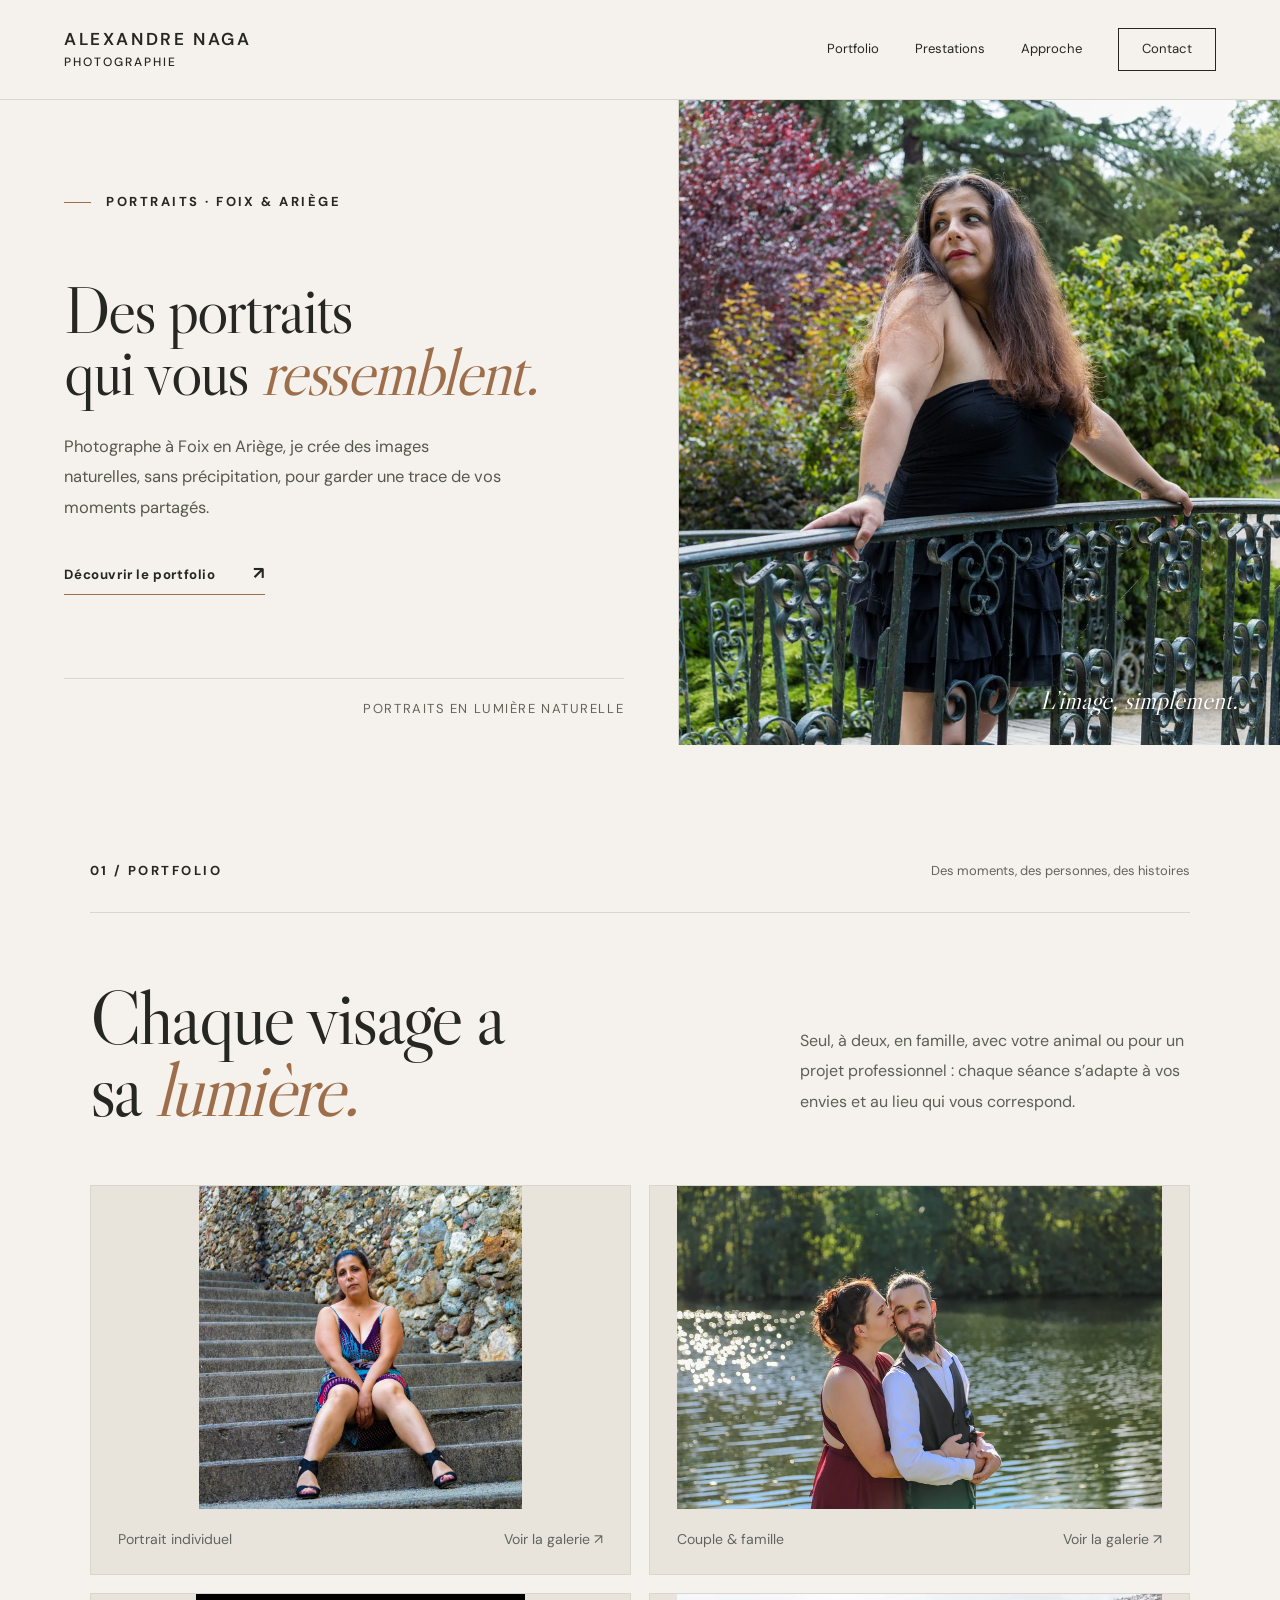
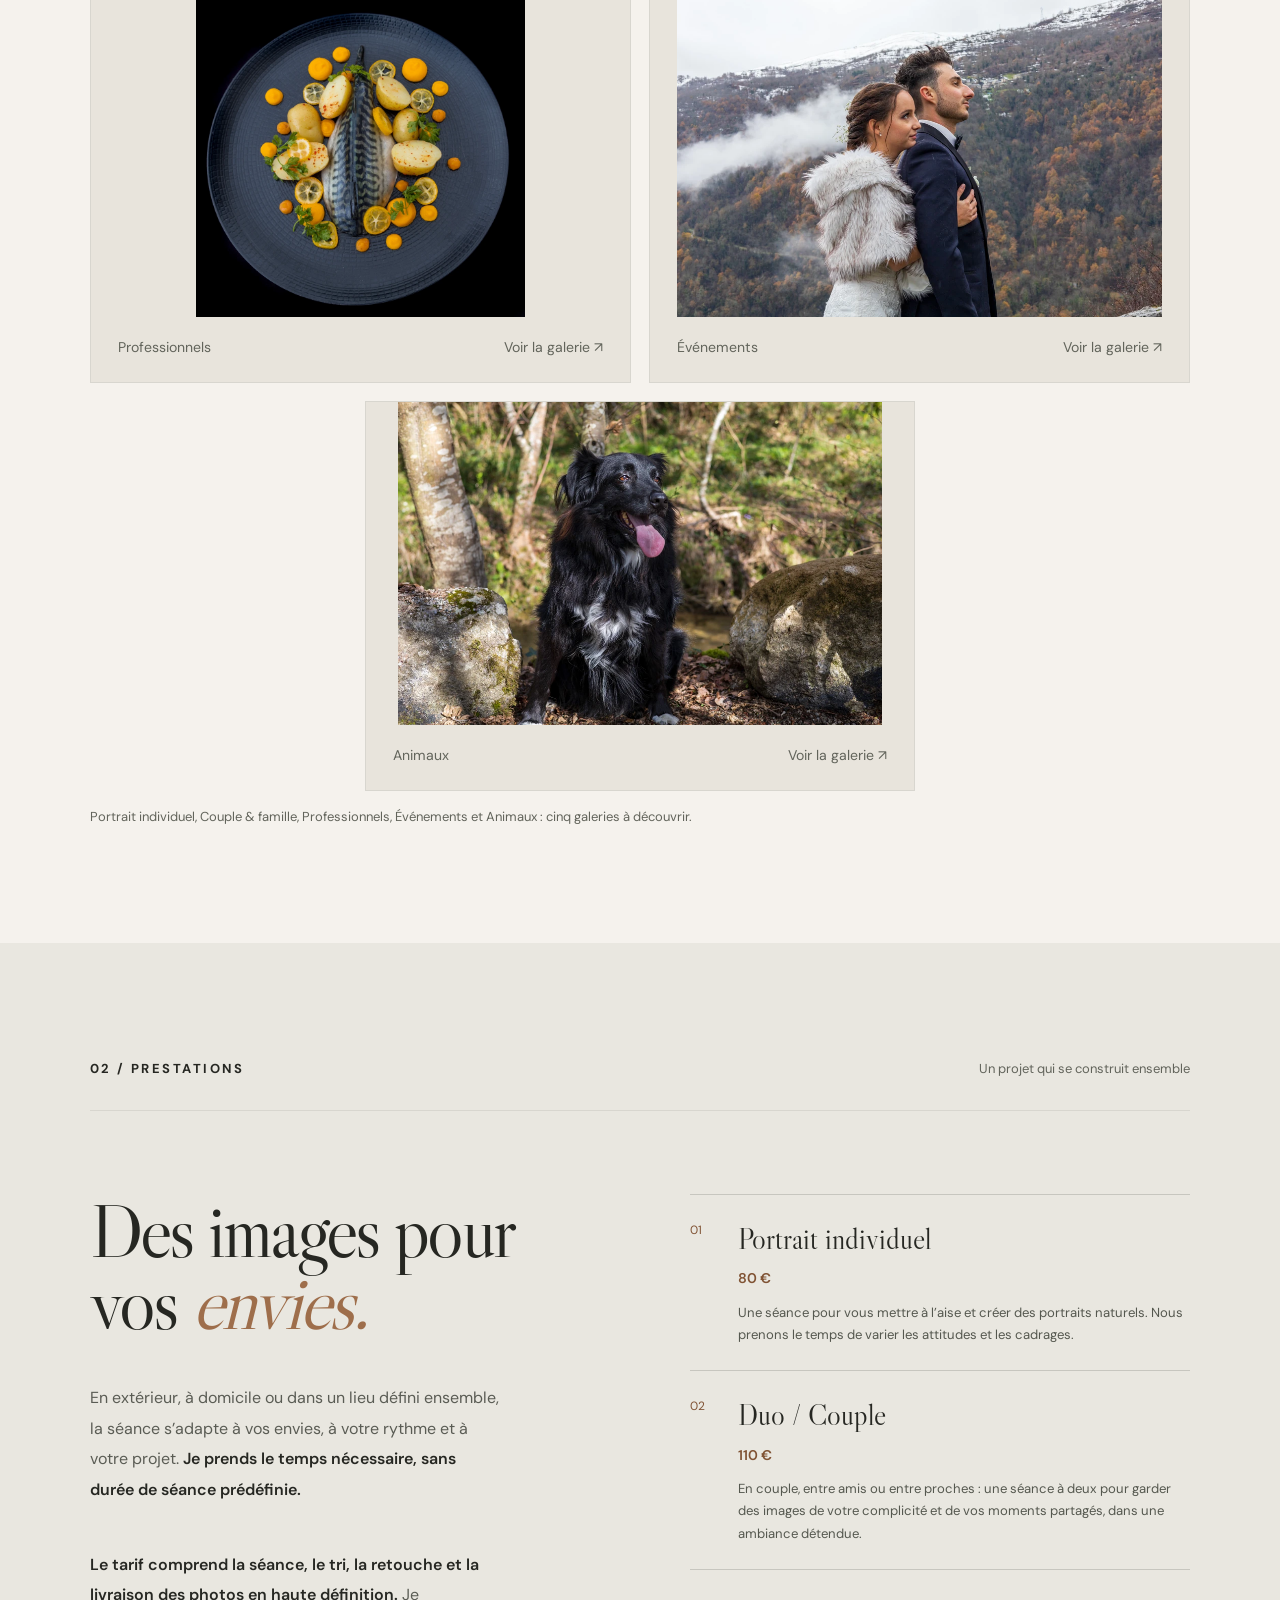
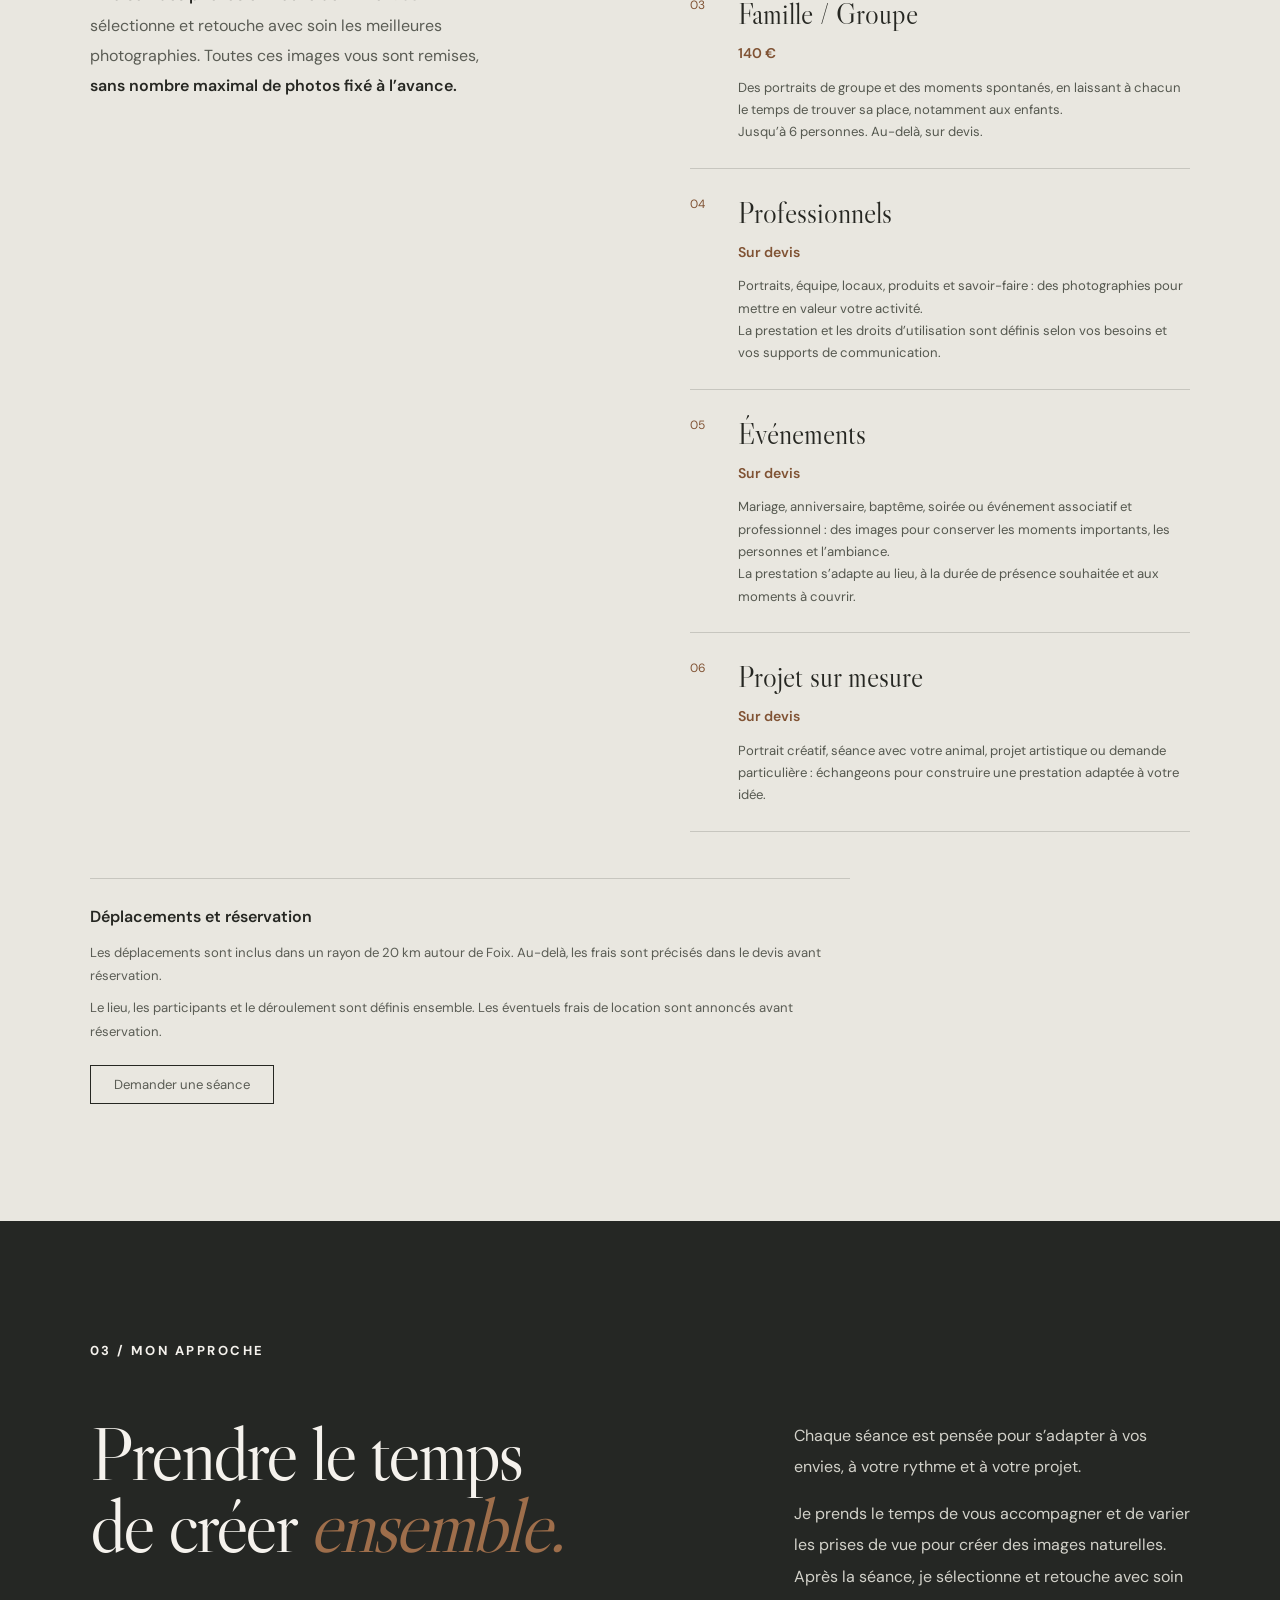
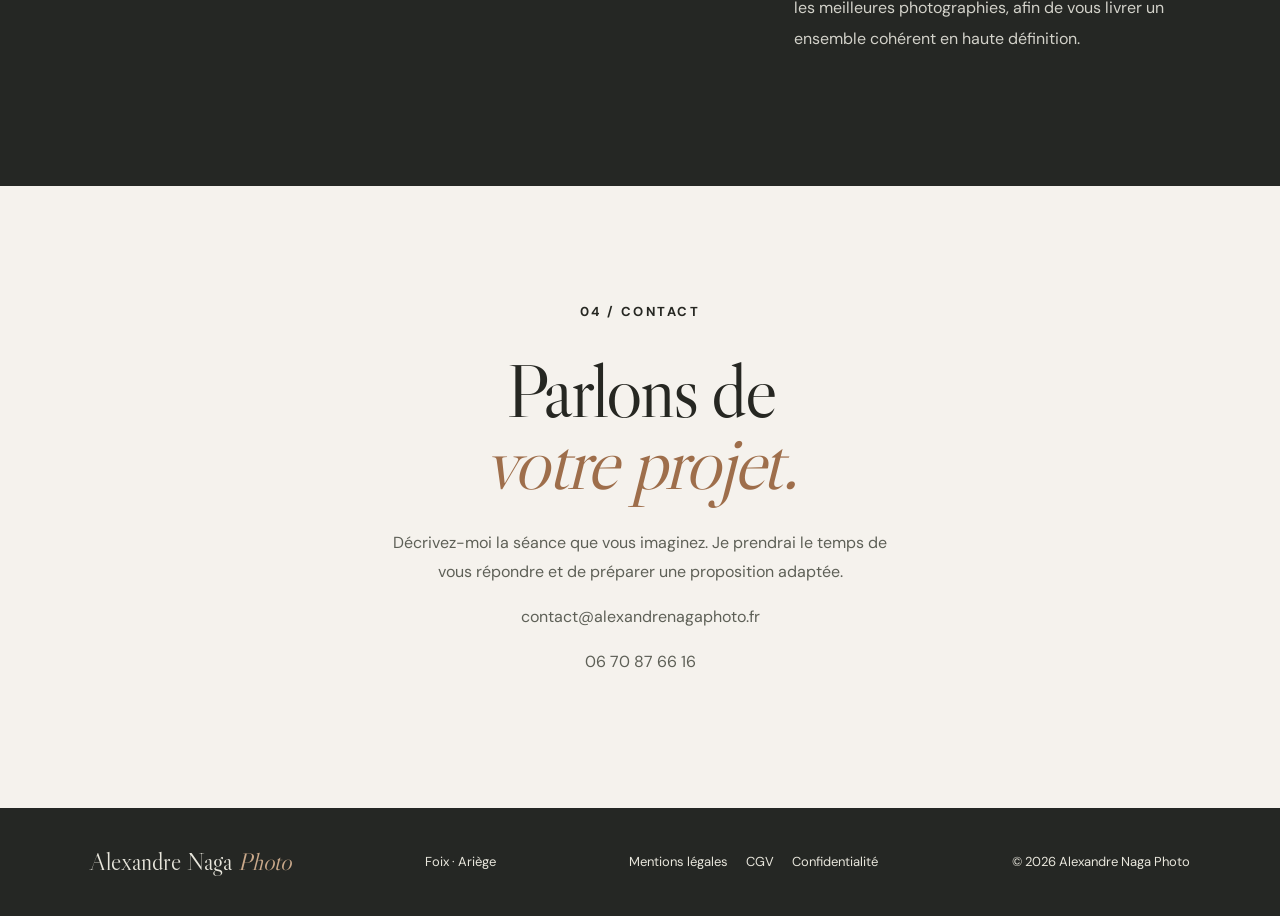
<file: index.html>
<!doctype html>
<html lang="fr">
<head>
  <meta charset="utf-8">
  <meta name="viewport" content="width=device-width, initial-scale=1">
  <meta name="theme-color" content="#f5f2ed">
  <meta name="description" content="Alexandre Naga Photo, photographe à Foix en Ariège. Portraits individuels, couples, familles, professionnels et événements.">
  <title>Alexandre Naga Photo — Photographe à Foix en Ariège</title>
  <!-- Aperçu des liens partagés -->
  <meta property="og:type" content="website">
  <meta property="og:locale" content="fr_FR">
  <meta property="og:site_name" content="Alexandre Naga Photo">
  <meta property="og:title" content="Alexandre Naga Photo — Photographe à Foix en Ariège">
  <meta property="og:description" content="Alexandre Naga Photo, photographe à Foix en Ariège. Portraits individuels, couples, familles, professionnels et événements.">
  <meta property="og:url" content="https://alexandrenagaphoto.fr/">
  <meta property="og:image" content="https://alexandrenagaphoto.fr/assets/partage/alexandre-naga-photo.jpg">
  <meta property="og:image:type" content="image/jpeg">
  <meta property="og:image:width" content="1200">
  <meta property="og:image:height" content="630">
  <meta property="og:image:alt" content="Alexandre Naga Photo — Photographe à Foix en Ariège, portrait en extérieur">
  <meta name="twitter:card" content="summary_large_image">
  <meta name="twitter:title" content="Alexandre Naga Photo — Photographe à Foix en Ariège">
  <meta name="twitter:description" content="Alexandre Naga Photo, photographe à Foix en Ariège. Portraits individuels, couples, familles, professionnels et événements.">
  <meta name="twitter:image" content="https://alexandrenagaphoto.fr/assets/partage/alexandre-naga-photo.jpg">
  <meta name="twitter:image:alt" content="Alexandre Naga Photo — Photographe à Foix en Ariège, portrait en extérieur">


  <link rel="icon" href="/favicon.png" type="image/png" sizes="48x48">
  <link rel="icon" href="/favicon.svg" type="image/svg+xml" sizes="any">
  <link rel="apple-touch-icon" href="/apple-touch-icon.png" sizes="180x180">



  <link rel="stylesheet" href="./styles.css">
  <link rel="canonical" href="https://alexandrenagaphoto.fr/">
  <script src="/script.js" defer></script>
  <script type="application/ld+json">{"@context":"https://schema.org","@graph":[{"@type":"LocalBusiness","@id":"https://alexandrenagaphoto.fr/#entreprise","name":"Alexandre Naga Photo","url":"https://alexandrenagaphoto.fr/","image":"https://alexandrenagaphoto.fr/assets/partage/alexandre-naga-photo.jpg","telephone":"+33670876616","email":"contact@alexandrenagaphoto.fr","address":{"@type":"PostalAddress","streetAddress":"34 Résidence du Lac","postalCode":"09000","addressLocality":"Foix","addressCountry":"FR"},"areaServed":[{"@type":"City","name":"Foix"},{"@type":"AdministrativeArea","name":"Ariège"}],"description":"Photographe à Foix en Ariège : portraits individuels, couples, familles, professionnels, événements et animaux."},{"@type":"WebSite","@id":"https://alexandrenagaphoto.fr/#site","url":"https://alexandrenagaphoto.fr/","name":"Alexandre Naga Photo","inLanguage":"fr-FR","publisher":{"@id":"https://alexandrenagaphoto.fr/#entreprise"}},{"@type":"WebPage","@id":"https://alexandrenagaphoto.fr/#page","url":"https://alexandrenagaphoto.fr/","name":"Alexandre Naga Photo — Photographe à Foix en Ariège","description":"Alexandre Naga Photo, photographe à Foix en Ariège. Portraits individuels, couples, familles, professionnels et événements.","inLanguage":"fr-FR","isPartOf":{"@id":"https://alexandrenagaphoto.fr/#site"},"about":{"@id":"https://alexandrenagaphoto.fr/#entreprise"}}]}</script>
</head>

<body>
<a class="skip-link" href="#main">Aller au contenu</a>

  <header class="site-header" id="haut">

    <a href="/#haut" class="brand" aria-label="Alexandre Naga Photographie — accueil">
      <span>ALEXANDRE NAGA</span>
      <small>PHOTOGRAPHIE</small>
    </a>

    <button
      class="menu-toggle"
      aria-label="Menu"
      aria-controls="main-nav"
      aria-expanded="false"
    >
      <span></span>
      <span></span>
    </button>

    <nav id="main-nav" class="nav" aria-label="Navigation principale">
      <a href="#portfolio">Portfolio</a>
      <a href="#prestations">Prestations</a>
      <a href="#approche">Approche</a>
      <a class="nav-contact" href="#contact">Contact</a>
    </nav>

  </header>

  <main id="main" tabindex="-1">

    <section class="hero" aria-labelledby="hero-title">

      <div class="hero-copy">

        <span class="eyebrow">
          <span class="short-rule"></span>
          Portraits · Foix & Ariège
        </span>

        <h1 id="hero-title">
          Des portraits<br>
          qui vous <em>ressemblent.</em>
        </h1>

        <p>
          Photographe à Foix en Ariège, je crée des images naturelles, sans précipitation, pour garder une trace de vos moments partagés.
        </p>

        <a class="text-link" href="#portfolio">
          Découvrir le portfolio
          <span aria-hidden="true">↗</span>
        </a>

        <div class="hero-index">
          <span></span>
          <span>Portraits en lumière naturelle</span>
        </div>

      </div>

      <div class="hero-photo-wrap hero-selected">

        <img
          class="hero-photo"
          alt="Portrait en extérieur près d’une rambarde, dans un jardin aux feuillages verts et rouges"
          fetchpriority="high" src="./assets/web/portraits/IMG_2679-960.webp" srcset="./assets/web/portraits/IMG_2679-480.webp 480w, ./assets/web/portraits/IMG_2679-960.webp 960w, ./assets/web/portraits/IMG_2679-1440.webp 1440w, ./assets/web/portraits/IMG_2679-1920.webp 1920w" sizes="(max-width: 850px) 100vw, 47vw" width="2560" height="2560" decoding="async">

        <span class="photo-stamp">
          L’image, simplement.
        </span>

      </div>

    </section>

    <section
      class="intro section-pad"
      id="portfolio"
      aria-labelledby="portfolio-title"
    >

      <div class="section-top">
        <span class="eyebrow">01 / Portfolio</span>
        <span>Des moments, des personnes, des histoires</span>
      </div>

      <div class="intro-row">

        <h2 id="portfolio-title">
          Chaque visage a<br>
          sa <em>lumière.</em>
        </h2>

        <p>
          Seul, à deux, en famille, avec votre animal ou pour un projet professionnel : chaque séance s’adapte à vos envies et au lieu qui vous correspond.
        </p>

      </div>

      <div
        class="gallery gallery-four gallery-five"
        role="group" aria-label="Galeries du portfolio"
      >

        <a
          class="gallery-item gallery-main gallery-filled"
          href="./portrait-individuel.html"
        >
          <img
            alt="Portrait en extérieur, modèle assis sur des marches devant un mur en pierre"
            loading="lazy" src="./assets/web/portraits/IMG_1970-960.webp" srcset="./assets/web/portraits/IMG_1970-480.webp 480w, ./assets/web/portraits/IMG_1970-960.webp 960w, ./assets/web/portraits/IMG_1970-1440.webp 1440w" sizes="(max-width: 620px) 88vw, 43vw" width="2560" height="2560" decoding="async">
          <span class="gallery-caption">
            Portrait individuel
            <b>Voir la galerie <span aria-hidden="true">↗</span></b>
          </span>
        </a>

        <a
          class="gallery-item gallery-small gallery-filled"
          href="./couple-famille.html"
        >
          <img
            alt="Portrait de couple au bord d’un lac, avec un baiser sur la joue"
            loading="lazy" src="./assets/web/couple-famille/IMG_6565-960.webp" srcset="./assets/web/couple-famille/IMG_6565-480.webp 480w, ./assets/web/couple-famille/IMG_6565-960.webp 960w, ./assets/web/couple-famille/IMG_6565-1440.webp 1440w" sizes="(max-width: 620px) 88vw, 43vw" width="2560" height="1707" decoding="async">
          <span class="gallery-caption">
            Couple &amp; famille
            <b>Voir la galerie <span aria-hidden="true">↗</span></b>
          </span>
        </a>

        <a
          class="gallery-item gallery-small gallery-filled"
          href="./professionnels.html"
        >
          <img
            alt="Filet de poisson, petites pommes de terre et garnitures jaunes dans une assiette sombre"
            loading="lazy" src="./assets/web/professionnels/IMG_4244-960.webp" srcset="./assets/web/professionnels/IMG_4244-480.webp 480w, ./assets/web/professionnels/IMG_4244-960.webp 960w, ./assets/web/professionnels/IMG_4244-1440.webp 1440w" sizes="(max-width: 620px) 88vw, 43vw" width="2560" height="2518" decoding="async">
          <span class="gallery-caption">
            Professionnels
            <b>Voir la galerie <span aria-hidden="true">↗</span></b>
          </span>
        </a>

        <a
          class="gallery-item gallery-filled"
          href="./evenements.html"
        >
          <img
            alt="Portrait des mariés dos à dos, devant des montagnes aux couleurs d’automne"
            loading="lazy" src="./assets/web/evenements/IMG_5642-960.webp" srcset="./assets/web/evenements/IMG_5642-480.webp 480w, ./assets/web/evenements/IMG_5642-960.webp 960w, ./assets/web/evenements/IMG_5642-1440.webp 1440w" sizes="(max-width: 620px) 88vw, 43vw" width="2560" height="1707" decoding="async">
          <span class="gallery-caption">
            Événements
            <b>Voir la galerie <span aria-hidden="true">↗</span></b>
          </span>
        </a>

        <a
          class="gallery-item gallery-filled"
          href="./animaux.html"
        >
          <img
            alt="Chien noir assis près d’un arbre en forêt, la langue sortie"
            loading="lazy" src="./assets/web/animaux/IMG_8423-960.webp" srcset="./assets/web/animaux/IMG_8423-480.webp 480w, ./assets/web/animaux/IMG_8423-960.webp 960w, ./assets/web/animaux/IMG_8423-1440.webp 1440w" sizes="(max-width: 620px) 88vw, 43vw" width="2560" height="1707" decoding="async">
          <span class="gallery-caption">
            Animaux
            <b>Voir la galerie <span aria-hidden="true">↗</span></b>
          </span>
        </a>

      </div>

      <p class="gallery-disclaimer">
        Portrait individuel, Couple &amp; famille, Professionnels, Événements et Animaux : cinq galeries à découvrir.
      </p>

    </section>

    <section
      class="services section-pad"
      id="prestations"
      aria-labelledby="services-title"
    >

      <div class="section-top">
        <span class="eyebrow">02 / Prestations</span>
        <span>Un projet qui se construit ensemble</span>
      </div>

      <div class="services-grid">

        <div class="services-heading">

          <h2 id="services-title">
            Des images pour<br>
            vos <em>envies.</em>
          </h2>

          <p>
            En extérieur, à domicile ou dans un lieu défini ensemble, la séance s’adapte à vos envies, à votre rythme et à votre projet. <strong>Je prends le temps nécessaire, sans durée de séance prédéfinie.</strong>
          </p>

          <p>
            <strong>Le tarif comprend la séance, le tri, la retouche et la livraison des photos en haute définition.</strong> Je sélectionne et retouche avec soin les meilleures photographies. Toutes ces images vous sont remises, <strong>sans nombre maximal de photos fixé à l’avance.</strong>
          </p>

        </div>

        <div class="service-list">

          <div>
            <span>01</span>
            <h3>Portrait individuel</h3>
            <strong class="service-price">80 €</strong>
            <p>
              Une séance pour vous mettre à l’aise et créer des portraits naturels. Nous prenons le temps de varier les attitudes et les cadrages.
            </p>
          </div>

          <div>
            <span>02</span>
            <h3>Duo / Couple</h3>
            <strong class="service-price">110 €</strong>
            <p>
              En couple, entre amis ou entre proches : une séance à deux pour garder des images de votre complicité et de vos moments partagés, dans une ambiance détendue.
            </p>
          </div>

          <div>
            <span>03</span>
            <h3>Famille / Groupe</h3>
            <strong class="service-price">140 €</strong>
            <p>
              Des portraits de groupe et des moments spontanés, en laissant à chacun le temps de trouver sa place, notamment aux enfants.</p>
            <p>Jusqu’à 6 personnes. Au-delà, sur devis.
            </p>
          </div>

          <div>
            <span>04</span>
            <h3>Professionnels</h3>
            <strong class="service-price">Sur devis</strong>
            <p>
              Portraits, équipe, locaux, produits et savoir-faire : des photographies pour mettre en valeur votre activité.</p>
            <p>La prestation et les droits d’utilisation sont définis selon vos besoins et vos supports de communication.
            </p>
          </div>

          <div>
            <span>05</span>
            <h3>Événements</h3>
            <strong class="service-price">Sur devis</strong>
            <p>
              Mariage, anniversaire, baptême, soirée ou événement associatif et professionnel : des images pour conserver les moments importants, les personnes et l’ambiance.</p>
            <p>La prestation s’adapte au lieu, à la durée de présence souhaitée et aux moments à couvrir.
            </p>
          </div>

          <div>
            <span>06</span>
            <h3>Projet sur mesure</h3>
            <strong class="service-price">Sur devis</strong>
            <p>
              Portrait créatif, séance avec votre animal, projet artistique ou demande particulière : échangeons pour construire une prestation adaptée à votre idée.
            </p>
          </div>

        </div>

      </div>

      <div class="service-conditions">

        <h3>
          Déplacements et réservation
        </h3>

        <p>
          Les déplacements sont inclus dans un rayon de 20 km autour de Foix. Au-delà, les frais sont précisés dans le devis avant réservation.
        </p>

        <p>
          Le lieu, les participants et le déroulement sont définis ensemble. Les éventuels frais de location sont annoncés avant réservation.
        </p>

        <p class="booking-link">
          <a class="nav-contact" href="#contact">Demander une séance</a>
        </p>

      </div>

    </section>

    <section
      class="approach section-pad"
      id="approche"
      aria-labelledby="approach-title"
    >

      <div>

        <span class="eyebrow">
          03 / Mon approche
        </span>

        <h2 id="approach-title">
          Prendre le temps<br>
          de créer <em>ensemble.</em>
        </h2>

      </div>

      <div>

        <p>
          Chaque séance est pensée pour s’adapter à vos envies, à votre rythme et à votre projet.
        </p>

        <p>
          Je prends le temps de vous accompagner et de varier les prises de vue pour créer des images naturelles. Après la séance, je sélectionne et retouche avec soin les meilleures photographies, afin de vous livrer un ensemble cohérent en haute définition.
        </p>

      </div>

    </section>

    <section
      class="contact section-pad"
      id="contact"
      aria-labelledby="contact-title"
    >

      <span class="eyebrow">
        04 / Contact
      </span>

      <h2 id="contact-title">
        Parlons de<br>
        <em>votre projet.</em>
      </h2>

      <p>
        Décrivez-moi la séance que vous imaginez. Je prendrai le temps de vous répondre et de préparer une proposition adaptée.
      </p>

      <p class="contact-email">
        <a href="mailto:contact@alexandrenagaphoto.fr">
          contact@alexandrenagaphoto.fr
        </a>
      </p>

      <p class="contact-phone">
        <a href="tel:+33670876616">
          06 70 87 66 16
        </a>
      </p>

    </section>

  </main>

  <footer>
  <a href="/#haut" class="footer-brand">Alexandre Naga <span>Photo</span></a>
  <span>Foix · Ariège</span>
  <nav class="footer-legal" aria-label="Informations légales">
    <a href="./mentions-legales.html">Mentions légales</a>
    <a href="./cgv.html">CGV</a>
    <a href="./politique-confidentialite.html">Confidentialité</a>
  </nav>
  <span>© 2026 Alexandre Naga Photo</span>
</footer>

  

</body>
</html>
</file>
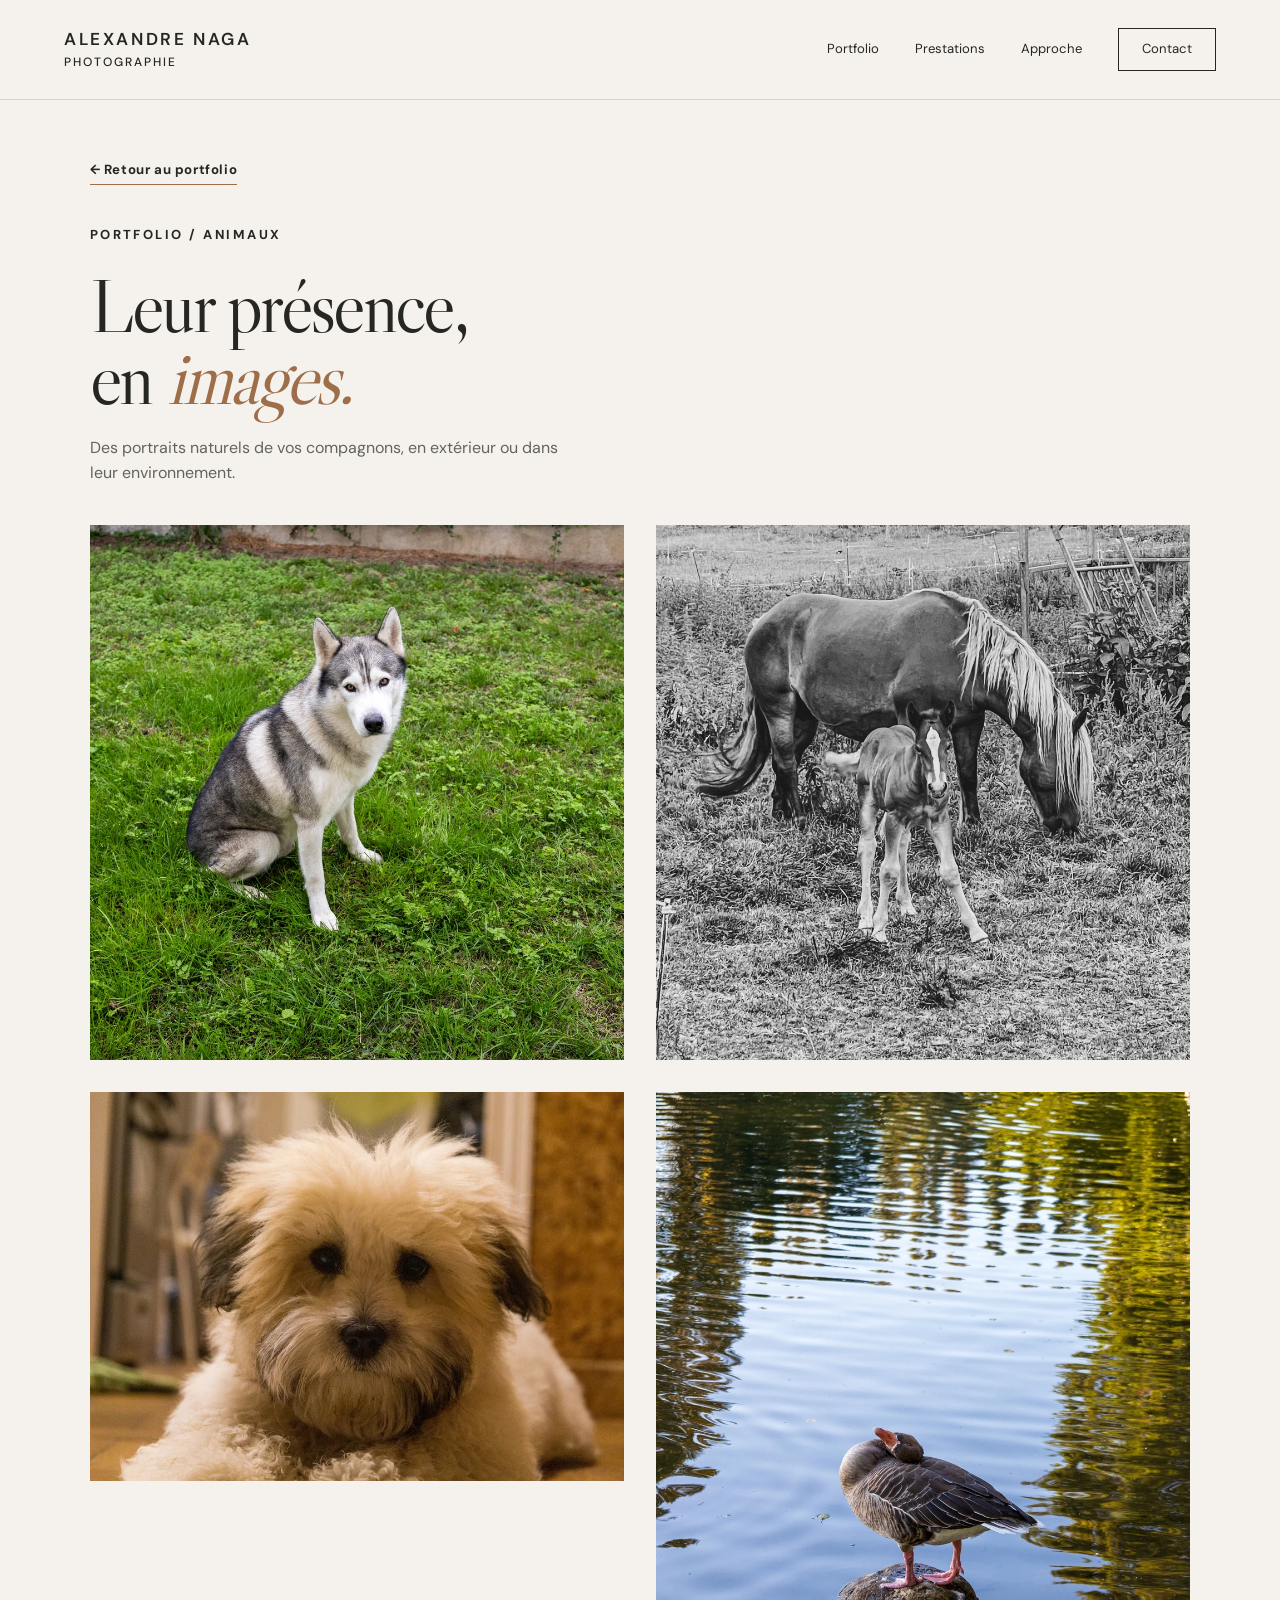
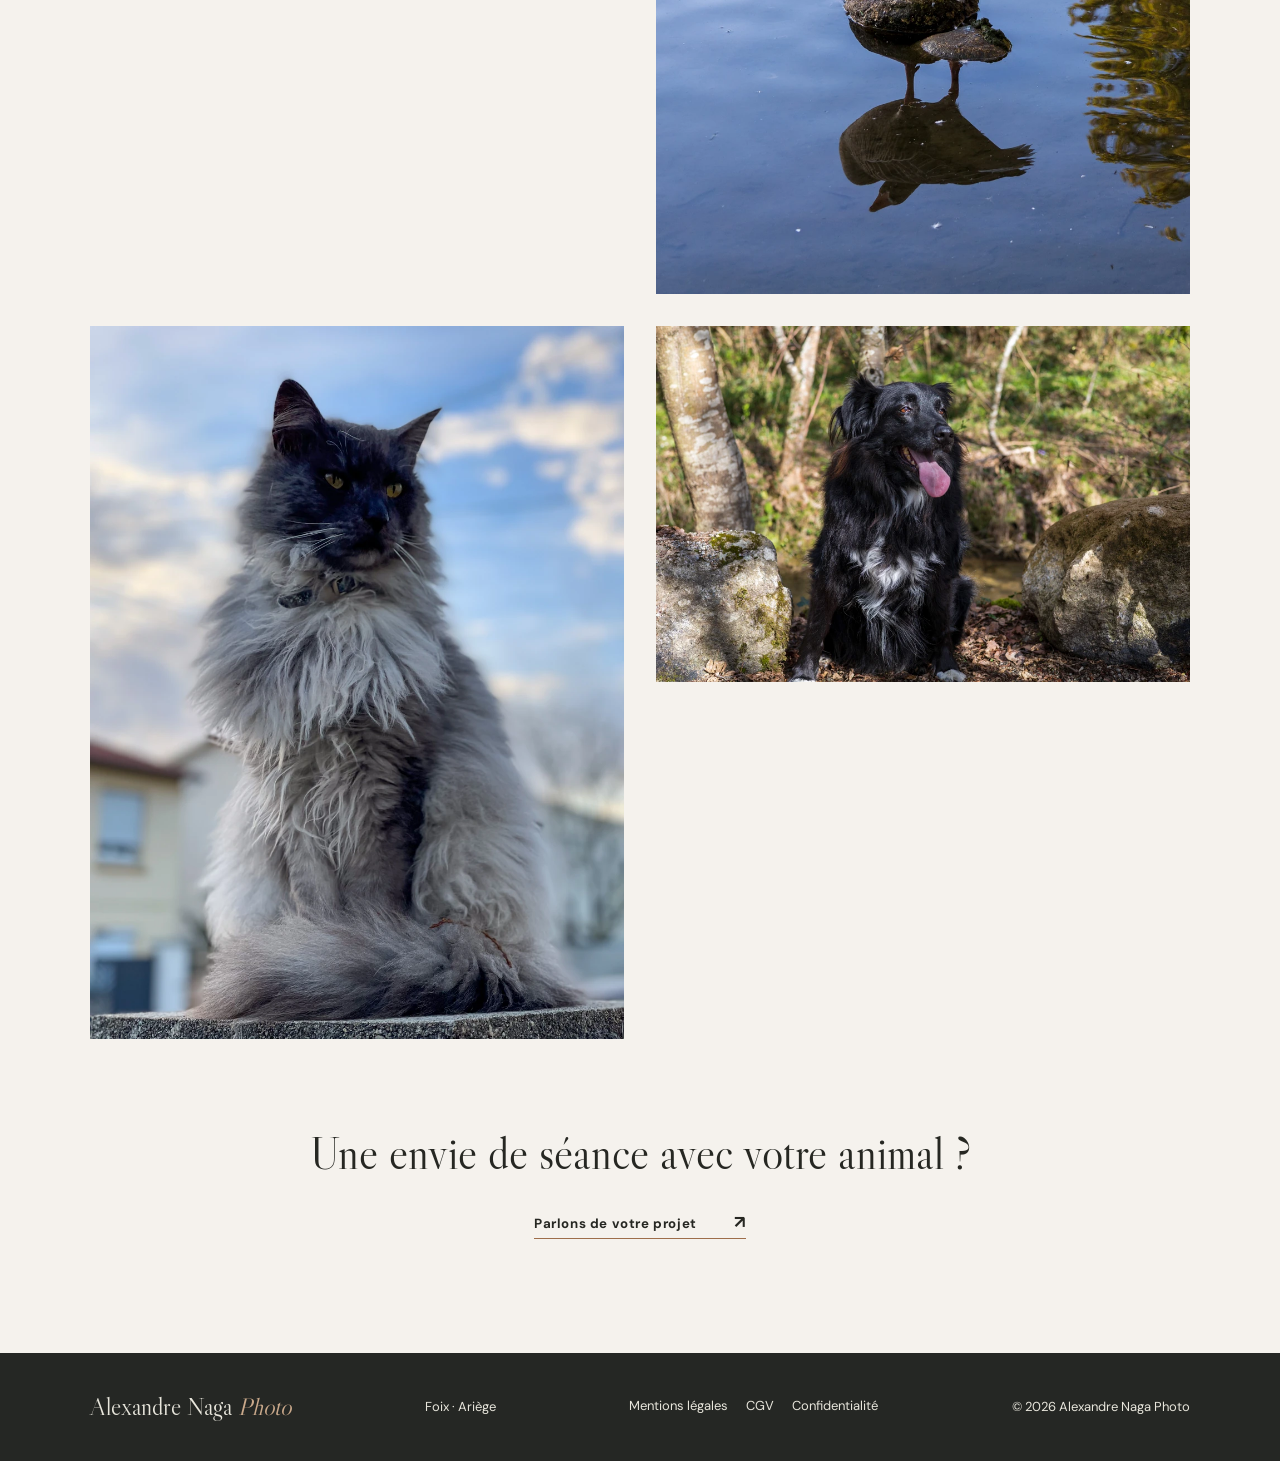
<file: animaux.html>
<!doctype html>
<html lang="fr">
<head>
  <meta charset="utf-8">
  <meta name="viewport" content="width=device-width, initial-scale=1">
  <meta name="theme-color" content="#f5f2ed">
  <meta name="description" content="Découvrez les portraits d’animaux d’Alexandre Naga Photo à Foix en Ariège, en extérieur ou dans leur environnement. Une séance adaptée à votre compagnon.">
  <title>Portraits d’animaux à Foix | Alexandre Naga Photo</title>
  <!-- Aperçu des liens partagés -->
  <meta property="og:type" content="website">
  <meta property="og:locale" content="fr_FR">
  <meta property="og:site_name" content="Alexandre Naga Photo">
  <meta property="og:title" content="Portraits d’animaux à Foix | Alexandre Naga Photo">
  <meta property="og:description" content="Découvrez les portraits d’animaux d’Alexandre Naga Photo à Foix en Ariège, en extérieur ou dans leur environnement. Une séance adaptée à votre compagnon.">
  <meta property="og:url" content="https://alexandrenagaphoto.fr/animaux.html">
  <meta property="og:image" content="https://alexandrenagaphoto.fr/assets/partage/alexandre-naga-photo.jpg">
  <meta property="og:image:type" content="image/jpeg">
  <meta property="og:image:width" content="1200">
  <meta property="og:image:height" content="630">
  <meta property="og:image:alt" content="Alexandre Naga Photo — Photographe à Foix en Ariège, portrait en extérieur">
  <meta name="twitter:card" content="summary_large_image">
  <meta name="twitter:title" content="Portraits d’animaux à Foix | Alexandre Naga Photo">
  <meta name="twitter:description" content="Découvrez les portraits d’animaux d’Alexandre Naga Photo à Foix en Ariège, en extérieur ou dans leur environnement. Une séance adaptée à votre compagnon.">
  <meta name="twitter:image" content="https://alexandrenagaphoto.fr/assets/partage/alexandre-naga-photo.jpg">
  <meta name="twitter:image:alt" content="Alexandre Naga Photo — Photographe à Foix en Ariège, portrait en extérieur">

  <link rel="icon" href="/favicon.png" type="image/png" sizes="48x48">
  <link rel="icon" href="/favicon.svg" type="image/svg+xml" sizes="any">
  <link rel="apple-touch-icon" href="/apple-touch-icon.png" sizes="180x180">
  <link rel="stylesheet" href="./styles.css">
  <link rel="canonical" href="https://alexandrenagaphoto.fr/animaux.html">
  <script src="/script.js" defer></script>
  <script type="application/ld+json">{"@context":"https://schema.org","@graph":[{"@type":"BreadcrumbList","@id":"https://alexandrenagaphoto.fr/animaux.html#fil-ariane","itemListElement":[{"@type":"ListItem","position":1,"name":"Accueil","item":"https://alexandrenagaphoto.fr/"},{"@type":"ListItem","position":2,"name":"Animaux","item":"https://alexandrenagaphoto.fr/animaux.html"}]},{"@type":"CollectionPage","@id":"https://alexandrenagaphoto.fr/animaux.html#page","url":"https://alexandrenagaphoto.fr/animaux.html","name":"Portraits d’animaux à Foix | Alexandre Naga Photo","description":"Découvrez les portraits d’animaux d’Alexandre Naga Photo à Foix en Ariège, en extérieur ou dans leur environnement. Une séance adaptée à votre compagnon.","inLanguage":"fr-FR","isPartOf":{"@id":"https://alexandrenagaphoto.fr/#site"},"about":{"@id":"https://alexandrenagaphoto.fr/#entreprise"},"breadcrumb":{"@id":"https://alexandrenagaphoto.fr/animaux.html#fil-ariane"}}]}</script>
</head>
<body>
<a class="skip-link" href="#main">Aller au contenu</a>

<header class="site-header" id="haut">
  <a href="/#haut" class="brand" aria-label="Alexandre Naga Photographie — accueil"><span>ALEXANDRE NAGA</span><small>PHOTOGRAPHIE</small></a>
  <button class="menu-toggle" aria-label="Menu" aria-controls="main-nav" aria-expanded="false"><span></span><span></span></button>
  <nav id="main-nav" class="nav" aria-label="Navigation principale">
    <a href="/#portfolio">Portfolio</a><a href="/#prestations">Prestations</a><a href="/#approche">Approche</a><a class="nav-contact" href="/#contact">Contact</a>
  </nav>
</header>
<main id="main" tabindex="-1" class="portrait-page section-pad">
  <a class="text-link" href="/#portfolio">← Retour au portfolio</a>
  <div class="portrait-intro">
    <span class="eyebrow">Portfolio / Animaux</span>
    <h1>Leur présence,<br>en <em>images.</em></h1>
    <p>Des portraits naturels de vos compagnons, en extérieur ou dans leur environnement.</p>
  </div>
  <div class="portrait-grid family-grid" role="group" aria-label="Galerie Animaux">
<figure class="portrait-frame"><a class="portrait-open" href="./assets/animaux/IMG_0197.jpg" aria-label="Agrandir : Chien au pelage gris et blanc assis dans l’herbe, regardant l’objectif"><img alt="Chien au pelage gris et blanc assis dans l’herbe, regardant l’objectif" loading="eager" src="./assets/web/animaux/IMG_0197-960.webp" srcset="./assets/web/animaux/IMG_0197-480.webp 480w, ./assets/web/animaux/IMG_0197-960.webp 960w, ./assets/web/animaux/IMG_0197-1440.webp 1440w" sizes="(max-width: 620px) 88vw, 43vw" width="2560" height="2560" decoding="async" data-full="./assets/animaux/IMG_0197.jpg"></a></figure>
<figure class="portrait-frame"><a class="portrait-open" href="./assets/animaux/IMG_1914.jpg" aria-label="Agrandir : Photographie en noir et blanc d’un cheval et d’un poulain dans un pré"><img alt="Photographie en noir et blanc d’un cheval et d’un poulain dans un pré" loading="lazy" src="./assets/web/animaux/IMG_1914-960.webp" srcset="./assets/web/animaux/IMG_1914-480.webp 480w, ./assets/web/animaux/IMG_1914-960.webp 960w, ./assets/web/animaux/IMG_1914-1440.webp 1440w" sizes="(max-width: 620px) 88vw, 43vw" width="2560" height="2560" decoding="async" data-full="./assets/animaux/IMG_1914.jpg"></a></figure>
<figure class="portrait-frame"><a class="portrait-open" href="./assets/animaux/IMG_4850.jpg" aria-label="Agrandir : Portrait rapproché d’un petit chien au pelage clair, en intérieur"><img alt="Portrait rapproché d’un petit chien au pelage clair, en intérieur" loading="lazy" src="./assets/web/animaux/IMG_4850-960.webp" srcset="./assets/web/animaux/IMG_4850-480.webp 480w, ./assets/web/animaux/IMG_4850-960.webp 960w, ./assets/web/animaux/IMG_4850-1440.webp 1440w" sizes="(max-width: 620px) 88vw, 43vw" width="2560" height="1864" decoding="async" data-full="./assets/animaux/IMG_4850.jpg"></a></figure>
<figure class="portrait-frame"><a class="portrait-open" href="./assets/animaux/IMG_4962.jpg" aria-label="Agrandir : Oiseau debout sur une pierre au milieu de l’eau, avec son reflet"><img alt="Oiseau debout sur une pierre au milieu de l’eau, avec son reflet" loading="lazy" src="./assets/web/animaux/IMG_4962-960.webp" srcset="./assets/web/animaux/IMG_4962-480.webp 480w, ./assets/web/animaux/IMG_4962-960.webp 960w, ./assets/web/animaux/IMG_4962-1440.webp 1440w" sizes="(max-width: 620px) 88vw, 43vw" width="1706" height="2560" decoding="async" data-full="./assets/animaux/IMG_4962.jpg"></a></figure>
<figure class="portrait-frame"><a class="portrait-open" href="./assets/animaux/IMG_6187_jpg.jpg" aria-label="Agrandir : Portrait d’un chat au pelage long gris et noir, photographié en extérieur"><img alt="Portrait d’un chat au pelage long gris et noir, photographié en extérieur" loading="lazy" src="./assets/web/animaux/IMG_6187_jpg-960.webp" srcset="./assets/web/animaux/IMG_6187_jpg-480.webp 480w, ./assets/web/animaux/IMG_6187_jpg-960.webp 960w, ./assets/web/animaux/IMG_6187_jpg-1440.webp 1440w" sizes="(max-width: 620px) 88vw, 43vw" width="1920" height="2560" decoding="async" data-full="./assets/animaux/IMG_6187_jpg.jpg"></a></figure>
<figure class="portrait-frame"><a class="portrait-open" href="./assets/animaux/IMG_8423.jpg" aria-label="Agrandir : Chien noir assis près d’un arbre en forêt, la langue sortie"><img alt="Chien noir assis près d’un arbre en forêt, la langue sortie" loading="lazy" src="./assets/web/animaux/IMG_8423-960.webp" srcset="./assets/web/animaux/IMG_8423-480.webp 480w, ./assets/web/animaux/IMG_8423-960.webp 960w, ./assets/web/animaux/IMG_8423-1440.webp 1440w" sizes="(max-width: 620px) 88vw, 43vw" width="2560" height="1707" decoding="async" data-full="./assets/animaux/IMG_8423.jpg"></a></figure>
  </div>
  <div class="portrait-outro"><p>Une envie de séance avec votre animal ?</p><a class="text-link" href="/#contact">Parlons de votre projet <span aria-hidden="true">↗</span></a></div>
</main>
<dialog class="photo-dialog" aria-label="Photographie agrandie"><button class="photo-close" aria-label="Fermer la photographie">Fermer ×</button><img class="photo-large" alt="" decoding="async"><p class="photo-error" role="status" hidden></p><div class="photo-controls"><button class="photo-prev" aria-label="Photographie précédente">←</button><span class="photo-counter" role="status" aria-live="polite" aria-atomic="true"></span><button class="photo-next" aria-label="Photographie suivante">→</button></div></dialog>
<footer>
  <a href="/#haut" class="footer-brand">Alexandre Naga <span>Photo</span></a>
  <span>Foix · Ariège</span>
  <nav class="footer-legal" aria-label="Informations légales">
    <a href="./mentions-legales.html">Mentions légales</a>
    <a href="./cgv.html">CGV</a>
    <a href="./politique-confidentialite.html">Confidentialité</a>
  </nav>
  <span>© 2026 Alexandre Naga Photo</span>
</footer>

</body>
</html>
</file>
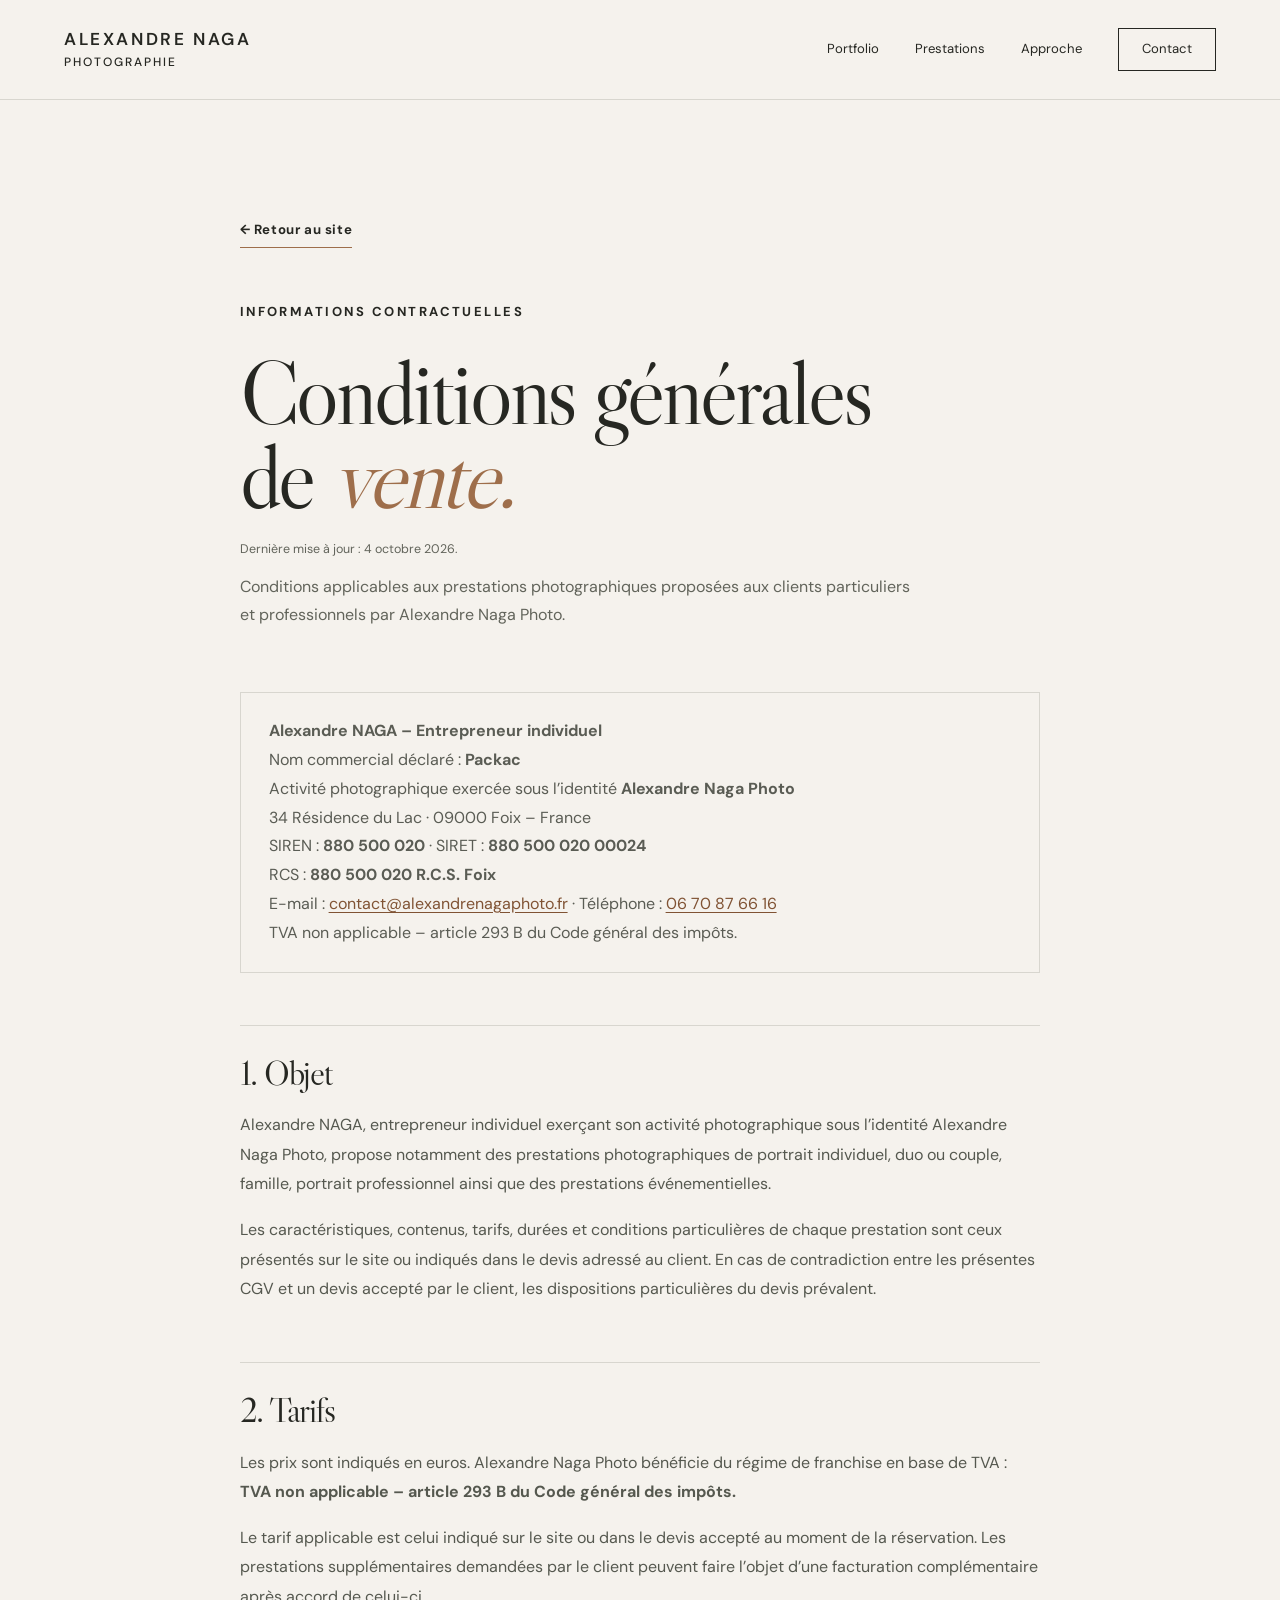
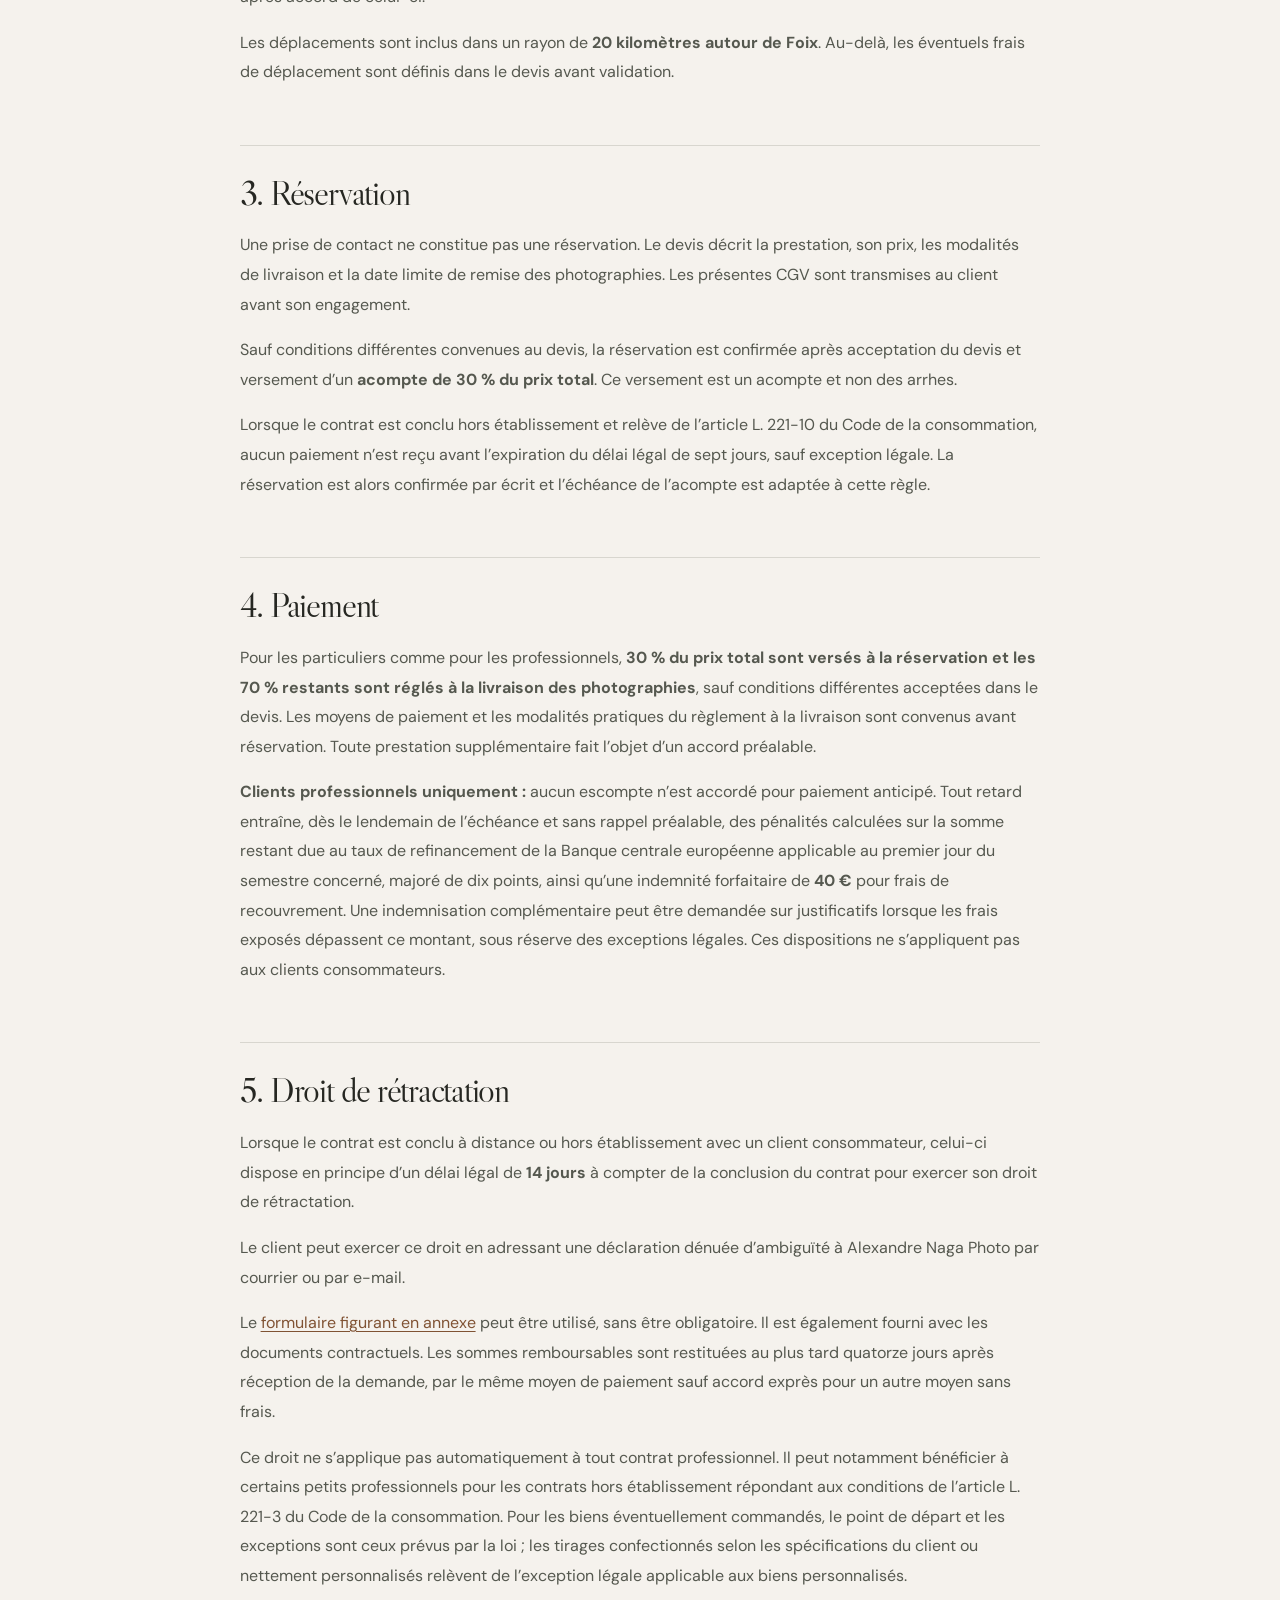
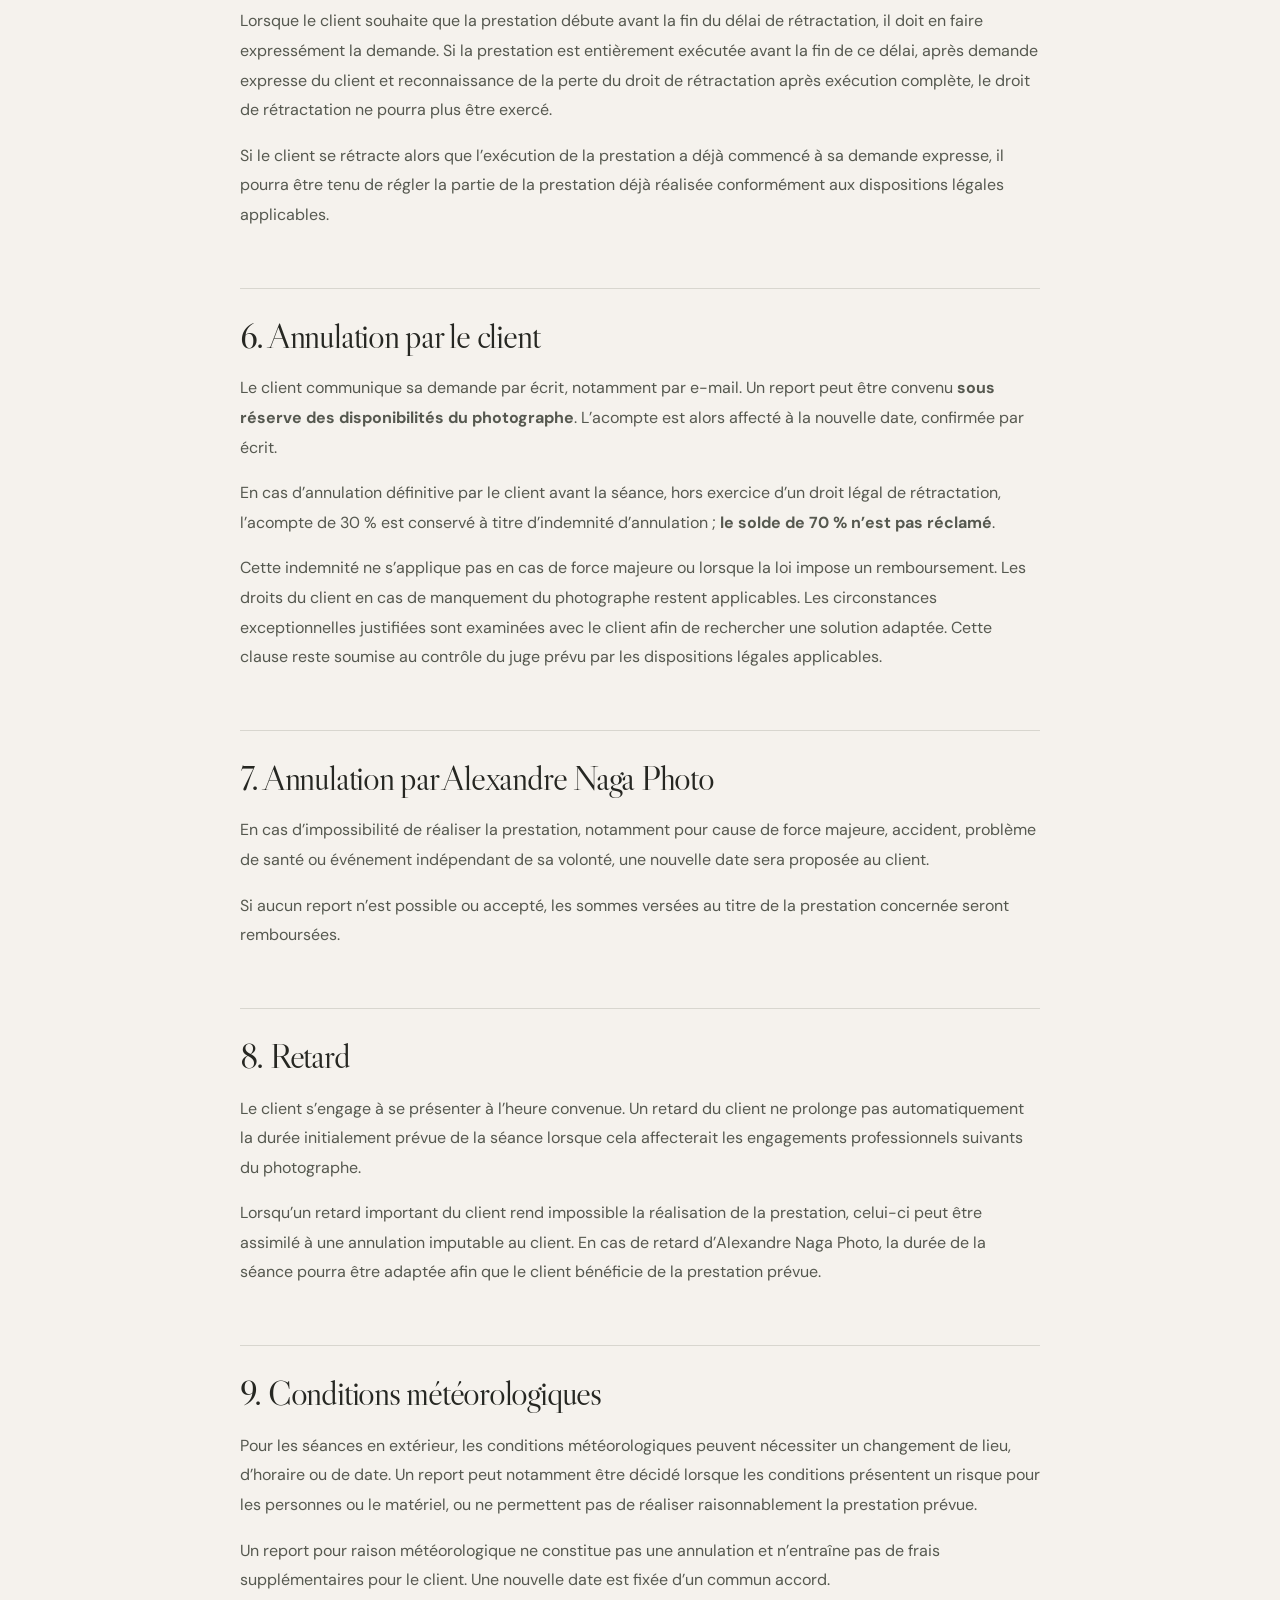
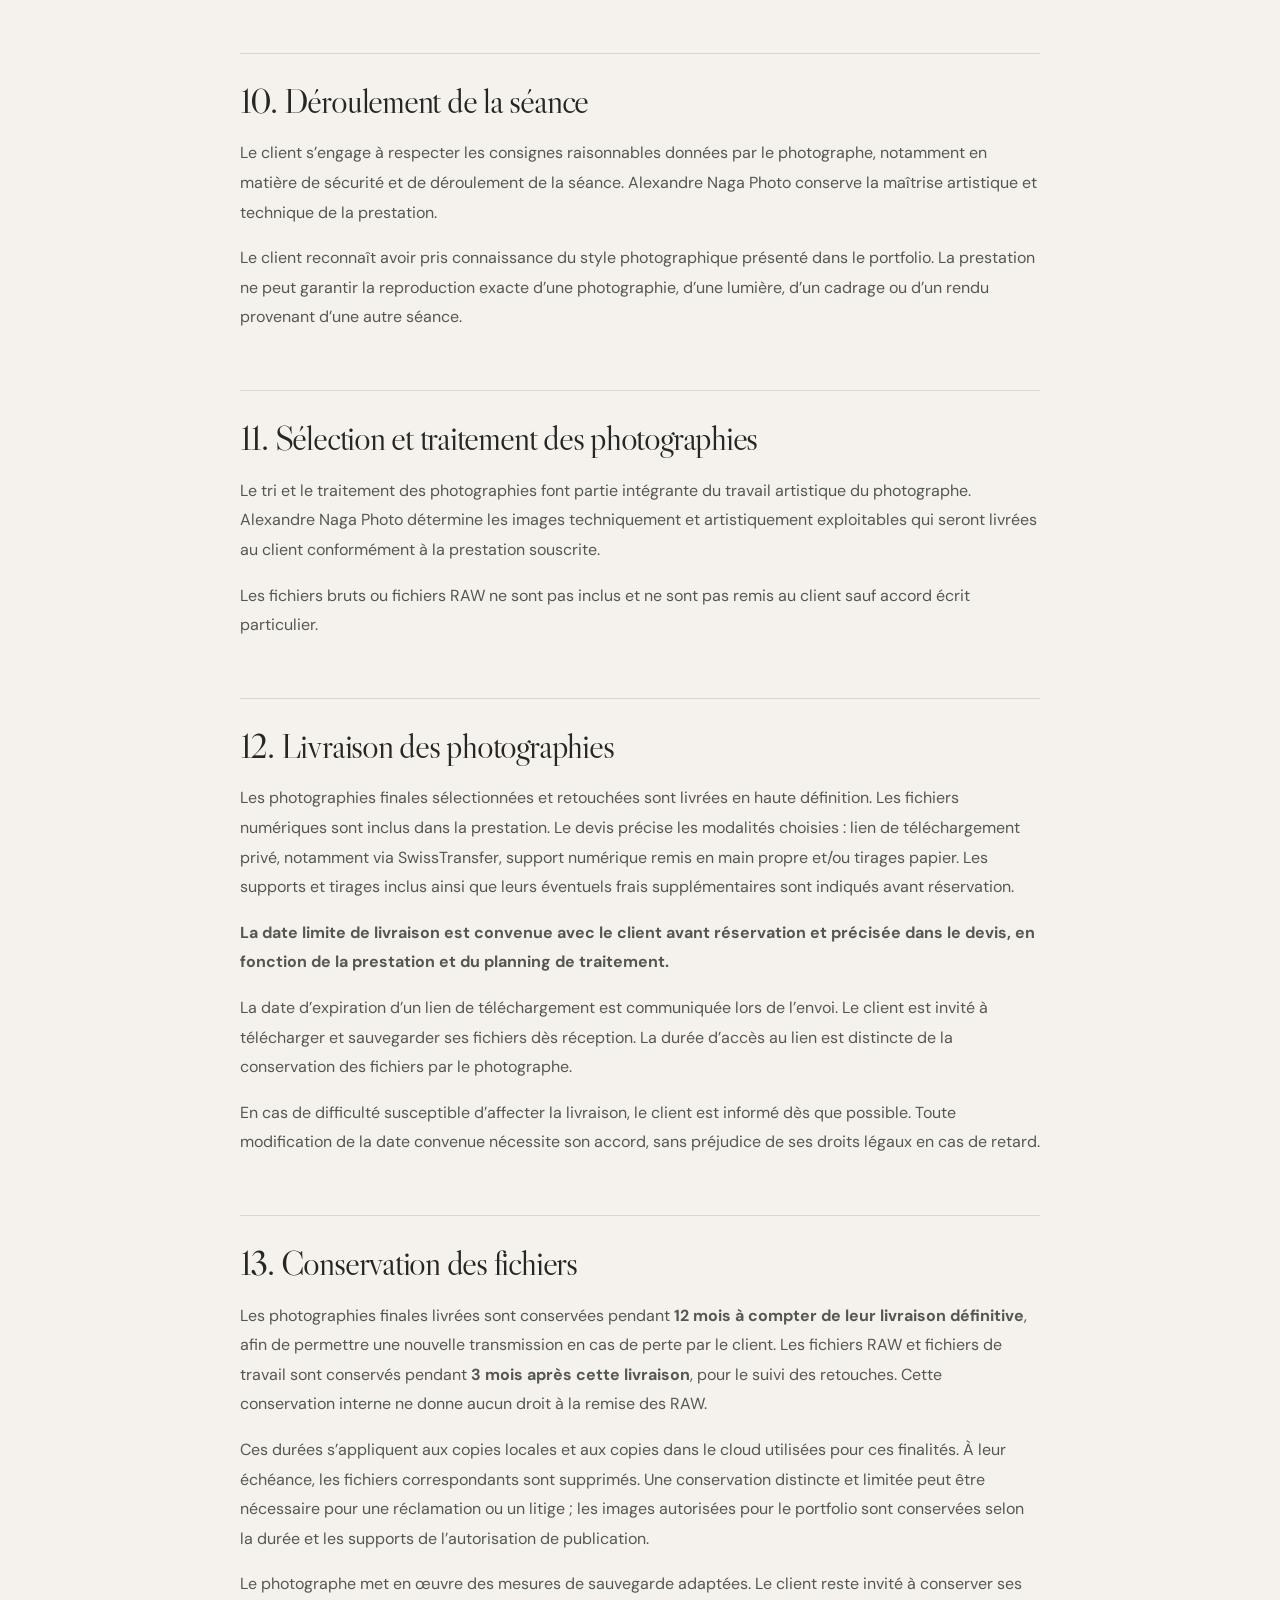
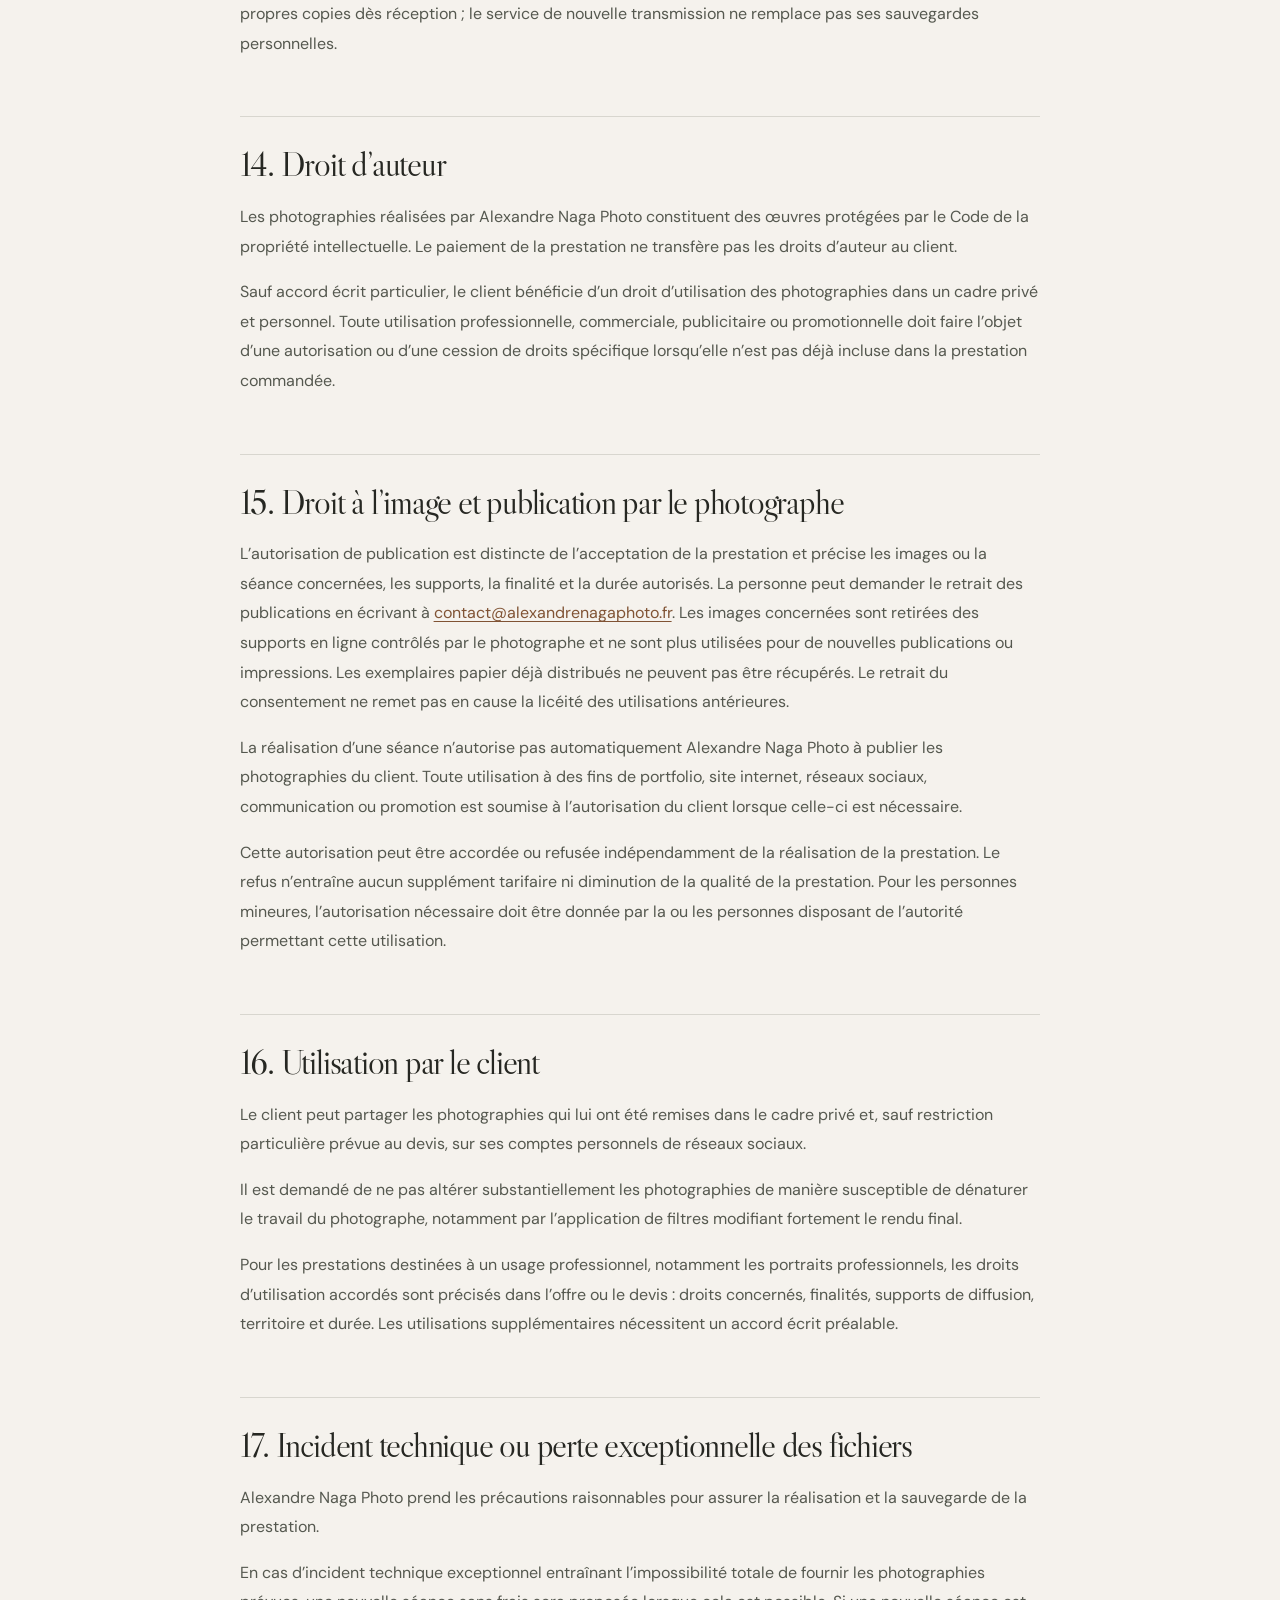
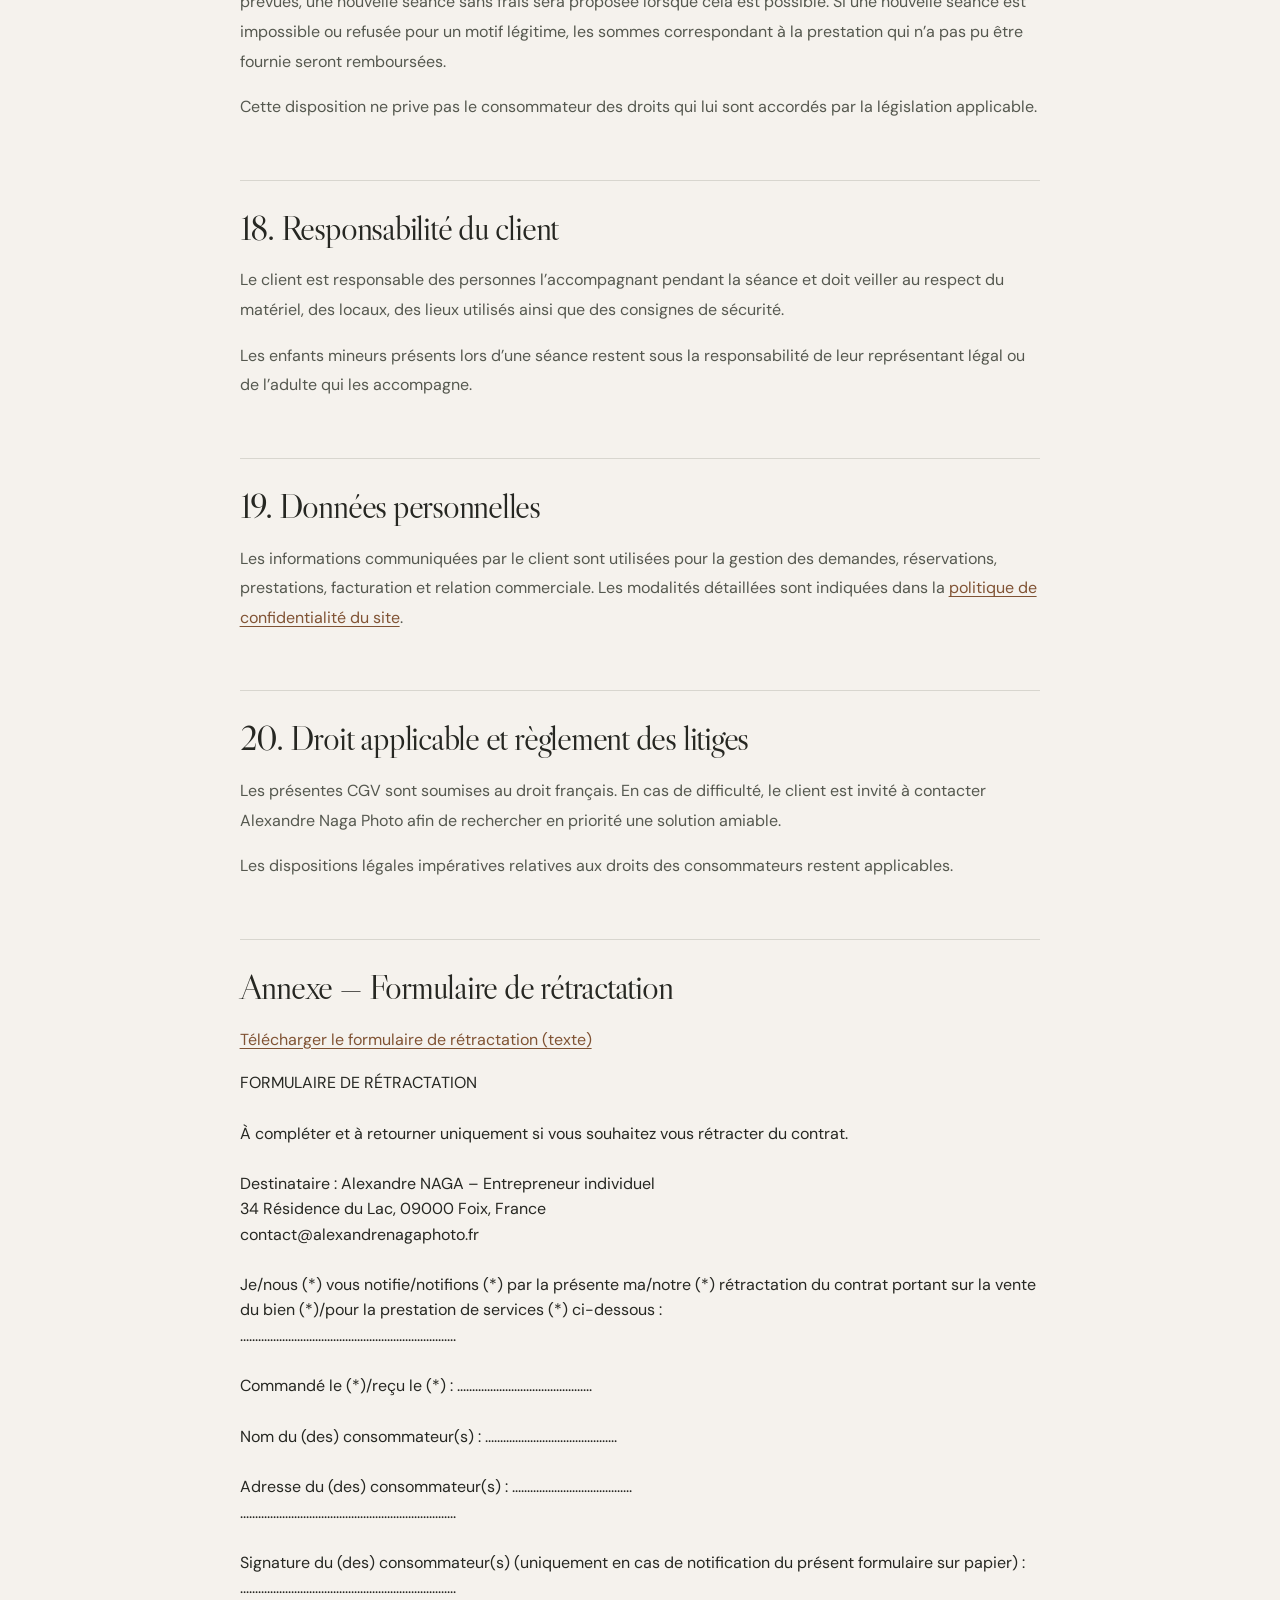
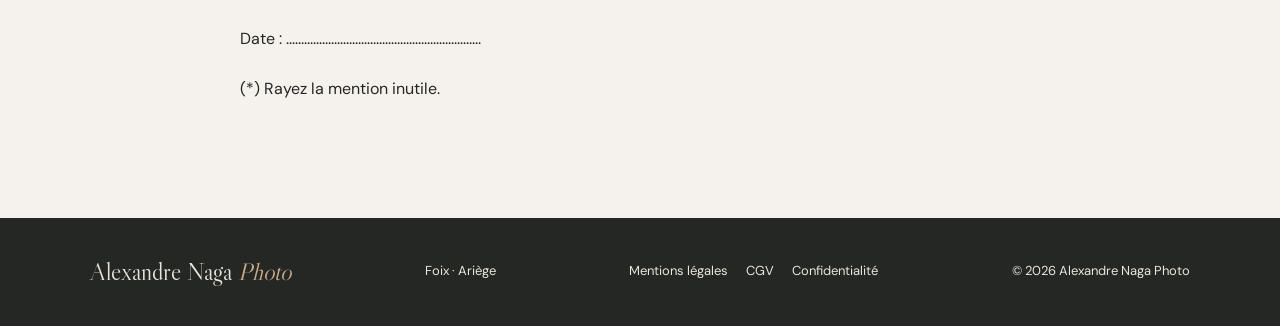
<file: cgv.html>
<!doctype html>
<html lang="fr">
<head>
  <meta charset="utf-8">
  <meta name="viewport" content="width=device-width, initial-scale=1">
  <meta name="theme-color" content="#f5f2ed">
  <meta name="description" content="Conditions générales de vente des prestations photographiques Alexandre Naga Photo.">
  <title>CGV — Alexandre Naga Photo</title>
  <!-- Aperçu des liens partagés -->
  <meta property="og:type" content="website">
  <meta property="og:locale" content="fr_FR">
  <meta property="og:site_name" content="Alexandre Naga Photo">
  <meta property="og:title" content="CGV — Alexandre Naga Photo">
  <meta property="og:description" content="Conditions générales de vente des prestations photographiques Alexandre Naga Photo.">
  <meta property="og:url" content="https://alexandrenagaphoto.fr/cgv.html">
  <meta property="og:image" content="https://alexandrenagaphoto.fr/assets/partage/alexandre-naga-photo.jpg">
  <meta property="og:image:type" content="image/jpeg">
  <meta property="og:image:width" content="1200">
  <meta property="og:image:height" content="630">
  <meta property="og:image:alt" content="Alexandre Naga Photo — Photographe à Foix en Ariège, portrait en extérieur">
  <meta name="twitter:card" content="summary_large_image">
  <meta name="twitter:title" content="CGV — Alexandre Naga Photo">
  <meta name="twitter:description" content="Conditions générales de vente des prestations photographiques Alexandre Naga Photo.">
  <meta name="twitter:image" content="https://alexandrenagaphoto.fr/assets/partage/alexandre-naga-photo.jpg">
  <meta name="twitter:image:alt" content="Alexandre Naga Photo — Photographe à Foix en Ariège, portrait en extérieur">

  <link rel="icon" href="/favicon.png" type="image/png" sizes="48x48">
  <link rel="icon" href="/favicon.svg" type="image/svg+xml" sizes="any">
  <link rel="apple-touch-icon" href="/apple-touch-icon.png" sizes="180x180">
  <link rel="stylesheet" href="./styles.css">
  <link rel="canonical" href="https://alexandrenagaphoto.fr/cgv.html">
  <script src="/script.js" defer></script>
  <script type="application/ld+json">{"@context":"https://schema.org","@graph":[{"@type":"BreadcrumbList","@id":"https://alexandrenagaphoto.fr/cgv.html#fil-ariane","itemListElement":[{"@type":"ListItem","position":1,"name":"Accueil","item":"https://alexandrenagaphoto.fr/"},{"@type":"ListItem","position":2,"name":"Conditions générales de vente","item":"https://alexandrenagaphoto.fr/cgv.html"}]},{"@type":"WebPage","@id":"https://alexandrenagaphoto.fr/cgv.html#page","url":"https://alexandrenagaphoto.fr/cgv.html","name":"CGV — Alexandre Naga Photo","description":"Conditions générales de vente des prestations photographiques Alexandre Naga Photo.","inLanguage":"fr-FR","isPartOf":{"@id":"https://alexandrenagaphoto.fr/#site"},"about":{"@id":"https://alexandrenagaphoto.fr/#entreprise"},"breadcrumb":{"@id":"https://alexandrenagaphoto.fr/cgv.html#fil-ariane"}}]}</script>
</head>
<body>
<a class="skip-link" href="#main">Aller au contenu</a>

<header class="site-header" id="haut">
  <a href="/#haut" class="brand" aria-label="Alexandre Naga Photographie — accueil"><span>ALEXANDRE NAGA</span><small>PHOTOGRAPHIE</small></a>
  <button class="menu-toggle" aria-label="Menu" aria-controls="main-nav" aria-expanded="false"><span></span><span></span></button>
  <nav id="main-nav" class="nav" aria-label="Navigation principale">
    <a href="/#portfolio">Portfolio</a><a href="/#prestations">Prestations</a><a href="/#approche">Approche</a><a class="nav-contact" href="/#contact">Contact</a>
  </nav>
</header>

<main id="main" tabindex="-1" class="legal-page section-pad">
  <a class="text-link legal-back" href="/">← Retour au site</a>
  <header class="legal-header">
    <span class="eyebrow">Informations contractuelles</span>
    <h1>Conditions générales<br>de <em>vente.</em></h1>
    <p class="legal-update">Dernière mise à jour : 4 octobre 2026.</p>
    <p>Conditions applicables aux prestations photographiques proposées aux clients particuliers et professionnels par Alexandre Naga Photo.</p>
  </header>

  <section class="legal-identity">
    <p><strong>Alexandre NAGA – Entrepreneur individuel</strong><br>
    Nom commercial déclaré : <strong>Packac</strong><br>
    Activité photographique exercée sous l’identité <strong>Alexandre Naga Photo</strong><br>
    34 Résidence du Lac · 09000 Foix – France<br>
    SIREN : <strong>880 500 020</strong> · SIRET : <strong>880 500 020 00024</strong><br>
    RCS : <strong>880 500 020 R.C.S. Foix</strong><br>
    E-mail : <a href="mailto:contact@alexandrenagaphoto.fr">contact@alexandrenagaphoto.fr</a> ·
    Téléphone : <a href="tel:+33670876616">06 70 87 66 16</a><br>
    TVA non applicable – article 293 B du Code général des impôts.</p>
  </section>

  <div class="legal-content">
    <section class="legal-section"><h2>1. Objet</h2><p>Alexandre NAGA, entrepreneur individuel exerçant son activité photographique sous l’identité Alexandre Naga Photo, propose notamment des prestations photographiques de portrait individuel, duo ou couple, famille, portrait professionnel ainsi que des prestations événementielles.</p><p>Les caractéristiques, contenus, tarifs, durées et conditions particulières de chaque prestation sont ceux présentés sur le site ou indiqués dans le devis adressé au client. En cas de contradiction entre les présentes CGV et un devis accepté par le client, les dispositions particulières du devis prévalent.</p></section>

    <section class="legal-section"><h2>2. Tarifs</h2><p>Les prix sont indiqués en euros. Alexandre Naga Photo bénéficie du régime de franchise en base de TVA : <strong>TVA non applicable – article 293 B du Code général des impôts.</strong></p><p>Le tarif applicable est celui indiqué sur le site ou dans le devis accepté au moment de la réservation. Les prestations supplémentaires demandées par le client peuvent faire l’objet d’une facturation complémentaire après accord de celui-ci.</p><p>Les déplacements sont inclus dans un rayon de <strong>20 kilomètres autour de Foix</strong>. Au-delà, les éventuels frais de déplacement sont définis dans le devis avant validation.</p></section>

    <section class="legal-section"><h2>3. Réservation</h2><p>Une prise de contact ne constitue pas une réservation. Le devis décrit la prestation, son prix, les modalités de livraison et la date limite de remise des photographies. Les présentes CGV sont transmises au client avant son engagement.</p><p>Sauf conditions différentes convenues au devis, la réservation est confirmée après acceptation du devis et versement d’un <strong>acompte de 30 % du prix total</strong>. Ce versement est un acompte et non des arrhes.</p><p>Lorsque le contrat est conclu hors établissement et relève de l’article L. 221-10 du Code de la consommation, aucun paiement n’est reçu avant l’expiration du délai légal de sept jours, sauf exception légale. La réservation est alors confirmée par écrit et l’échéance de l’acompte est adaptée à cette règle.</p></section>

    <section class="legal-section"><h2>4. Paiement</h2><p>Pour les particuliers comme pour les professionnels, <strong>30 % du prix total sont versés à la réservation et les 70 % restants sont réglés à la livraison des photographies</strong>, sauf conditions différentes acceptées dans le devis. Les moyens de paiement et les modalités pratiques du règlement à la livraison sont convenus avant réservation. Toute prestation supplémentaire fait l’objet d’un accord préalable.</p><p><strong>Clients professionnels uniquement :</strong> aucun escompte n’est accordé pour paiement anticipé. Tout retard entraîne, dès le lendemain de l’échéance et sans rappel préalable, des pénalités calculées sur la somme restant due au taux de refinancement de la Banque centrale européenne applicable au premier jour du semestre concerné, majoré de dix points, ainsi qu’une indemnité forfaitaire de <strong>40 €</strong> pour frais de recouvrement. Une indemnisation complémentaire peut être demandée sur justificatifs lorsque les frais exposés dépassent ce montant, sous réserve des exceptions légales. Ces dispositions ne s’appliquent pas aux clients consommateurs.</p></section>

    <section class="legal-section"><h2>5. Droit de rétractation</h2><p>Lorsque le contrat est conclu à distance ou hors établissement avec un client consommateur, celui-ci dispose en principe d’un délai légal de <strong>14 jours</strong> à compter de la conclusion du contrat pour exercer son droit de rétractation.</p><p>Le client peut exercer ce droit en adressant une déclaration dénuée d’ambiguïté à Alexandre Naga Photo par courrier ou par e-mail.</p><p>Le <a href="#retractation">formulaire figurant en annexe</a> peut être utilisé, sans être obligatoire. Il est également fourni avec les documents contractuels. Les sommes remboursables sont restituées au plus tard quatorze jours après réception de la demande, par le même moyen de paiement sauf accord exprès pour un autre moyen sans frais.</p><p>Ce droit ne s’applique pas automatiquement à tout contrat professionnel. Il peut notamment bénéficier à certains petits professionnels pour les contrats hors établissement répondant aux conditions de l’article L. 221-3 du Code de la consommation. Pour les biens éventuellement commandés, le point de départ et les exceptions sont ceux prévus par la loi ; les tirages confectionnés selon les spécifications du client ou nettement personnalisés relèvent de l’exception légale applicable aux biens personnalisés.</p><p>Lorsque le client souhaite que la prestation débute avant la fin du délai de rétractation, il doit en faire expressément la demande. Si la prestation est entièrement exécutée avant la fin de ce délai, après demande expresse du client et reconnaissance de la perte du droit de rétractation après exécution complète, le droit de rétractation ne pourra plus être exercé.</p><p>Si le client se rétracte alors que l’exécution de la prestation a déjà commencé à sa demande expresse, il pourra être tenu de régler la partie de la prestation déjà réalisée conformément aux dispositions légales applicables.</p></section>

    <section class="legal-section"><h2>6. Annulation par le client</h2><p>Le client communique sa demande par écrit, notamment par e-mail. Un report peut être convenu <strong>sous réserve des disponibilités du photographe</strong>. L’acompte est alors affecté à la nouvelle date, confirmée par écrit.</p><p>En cas d’annulation définitive par le client avant la séance, hors exercice d’un droit légal de rétractation, l’acompte de 30 % est conservé à titre d’indemnité d’annulation ; <strong>le solde de 70 % n’est pas réclamé</strong>.</p><p>Cette indemnité ne s’applique pas en cas de force majeure ou lorsque la loi impose un remboursement. Les droits du client en cas de manquement du photographe restent applicables. Les circonstances exceptionnelles justifiées sont examinées avec le client afin de rechercher une solution adaptée. Cette clause reste soumise au contrôle du juge prévu par les dispositions légales applicables.</p></section>

    <section class="legal-section"><h2>7. Annulation par Alexandre Naga Photo</h2><p>En cas d’impossibilité de réaliser la prestation, notamment pour cause de force majeure, accident, problème de santé ou événement indépendant de sa volonté, une nouvelle date sera proposée au client.</p><p>Si aucun report n’est possible ou accepté, les sommes versées au titre de la prestation concernée seront remboursées.</p></section>

    <section class="legal-section"><h2>8. Retard</h2><p>Le client s’engage à se présenter à l’heure convenue. Un retard du client ne prolonge pas automatiquement la durée initialement prévue de la séance lorsque cela affecterait les engagements professionnels suivants du photographe.</p><p>Lorsqu’un retard important du client rend impossible la réalisation de la prestation, celui-ci peut être assimilé à une annulation imputable au client. En cas de retard d’Alexandre Naga Photo, la durée de la séance pourra être adaptée afin que le client bénéficie de la prestation prévue.</p></section>

    <section class="legal-section"><h2>9. Conditions météorologiques</h2><p>Pour les séances en extérieur, les conditions météorologiques peuvent nécessiter un changement de lieu, d’horaire ou de date. Un report peut notamment être décidé lorsque les conditions présentent un risque pour les personnes ou le matériel, ou ne permettent pas de réaliser raisonnablement la prestation prévue.</p><p>Un report pour raison météorologique ne constitue pas une annulation et n’entraîne pas de frais supplémentaires pour le client. Une nouvelle date est fixée d’un commun accord.</p></section>

    <section class="legal-section"><h2>10. Déroulement de la séance</h2><p>Le client s’engage à respecter les consignes raisonnables données par le photographe, notamment en matière de sécurité et de déroulement de la séance. Alexandre Naga Photo conserve la maîtrise artistique et technique de la prestation.</p><p>Le client reconnaît avoir pris connaissance du style photographique présenté dans le portfolio. La prestation ne peut garantir la reproduction exacte d’une photographie, d’une lumière, d’un cadrage ou d’un rendu provenant d’une autre séance.</p></section>

    <section class="legal-section"><h2>11. Sélection et traitement des photographies</h2><p>Le tri et le traitement des photographies font partie intégrante du travail artistique du photographe. Alexandre Naga Photo détermine les images techniquement et artistiquement exploitables qui seront livrées au client conformément à la prestation souscrite.</p><p>Les fichiers bruts ou fichiers RAW ne sont pas inclus et ne sont pas remis au client sauf accord écrit particulier.</p></section>

    <section class="legal-section"><h2>12. Livraison des photographies</h2><p>Les photographies finales sélectionnées et retouchées sont livrées en haute définition. Les fichiers numériques sont inclus dans la prestation. Le devis précise les modalités choisies : lien de téléchargement privé, notamment via SwissTransfer, support numérique remis en main propre et/ou tirages papier. Les supports et tirages inclus ainsi que leurs éventuels frais supplémentaires sont indiqués avant réservation.</p><p><strong>La date limite de livraison est convenue avec le client avant réservation et précisée dans le devis, en fonction de la prestation et du planning de traitement.</strong></p><p>La date d’expiration d’un lien de téléchargement est communiquée lors de l’envoi. Le client est invité à télécharger et sauvegarder ses fichiers dès réception. La durée d’accès au lien est distincte de la conservation des fichiers par le photographe.</p><p>En cas de difficulté susceptible d’affecter la livraison, le client est informé dès que possible. Toute modification de la date convenue nécessite son accord, sans préjudice de ses droits légaux en cas de retard.</p></section>

    <section class="legal-section"><h2>13. Conservation des fichiers</h2><p>Les photographies finales livrées sont conservées pendant <strong>12 mois à compter de leur livraison définitive</strong>, afin de permettre une nouvelle transmission en cas de perte par le client. Les fichiers RAW et fichiers de travail sont conservés pendant <strong>3 mois après cette livraison</strong>, pour le suivi des retouches. Cette conservation interne ne donne aucun droit à la remise des RAW.</p><p>Ces durées s’appliquent aux copies locales et aux copies dans le cloud utilisées pour ces finalités. À leur échéance, les fichiers correspondants sont supprimés. Une conservation distincte et limitée peut être nécessaire pour une réclamation ou un litige ; les images autorisées pour le portfolio sont conservées selon la durée et les supports de l’autorisation de publication.</p><p>Le photographe met en œuvre des mesures de sauvegarde adaptées. Le client reste invité à conserver ses propres copies dès réception ; le service de nouvelle transmission ne remplace pas ses sauvegardes personnelles.</p></section>

    <section class="legal-section"><h2>14. Droit d’auteur</h2><p>Les photographies réalisées par Alexandre Naga Photo constituent des œuvres protégées par le Code de la propriété intellectuelle. Le paiement de la prestation ne transfère pas les droits d’auteur au client.</p><p>Sauf accord écrit particulier, le client bénéficie d’un droit d’utilisation des photographies dans un cadre privé et personnel. Toute utilisation professionnelle, commerciale, publicitaire ou promotionnelle doit faire l’objet d’une autorisation ou d’une cession de droits spécifique lorsqu’elle n’est pas déjà incluse dans la prestation commandée.</p></section>

    <section class="legal-section"><h2>15. Droit à l’image et publication par le photographe</h2><p>L’autorisation de publication est distincte de l’acceptation de la prestation et précise les images ou la séance concernées, les supports, la finalité et la durée autorisés. La personne peut demander le retrait des publications en écrivant à <a href="mailto:contact@alexandrenagaphoto.fr">contact@alexandrenagaphoto.fr</a>. Les images concernées sont retirées des supports en ligne contrôlés par le photographe et ne sont plus utilisées pour de nouvelles publications ou impressions. Les exemplaires papier déjà distribués ne peuvent pas être récupérés. Le retrait du consentement ne remet pas en cause la licéité des utilisations antérieures.</p><p>La réalisation d’une séance n’autorise pas automatiquement Alexandre Naga Photo à publier les photographies du client. Toute utilisation à des fins de portfolio, site internet, réseaux sociaux, communication ou promotion est soumise à l’autorisation du client lorsque celle-ci est nécessaire.</p><p>Cette autorisation peut être accordée ou refusée indépendamment de la réalisation de la prestation. Le refus n’entraîne aucun supplément tarifaire ni diminution de la qualité de la prestation. Pour les personnes mineures, l’autorisation nécessaire doit être donnée par la ou les personnes disposant de l’autorité permettant cette utilisation.</p></section>

    <section class="legal-section"><h2>16. Utilisation par le client</h2><p>Le client peut partager les photographies qui lui ont été remises dans le cadre privé et, sauf restriction particulière prévue au devis, sur ses comptes personnels de réseaux sociaux.</p><p>Il est demandé de ne pas altérer substantiellement les photographies de manière susceptible de dénaturer le travail du photographe, notamment par l’application de filtres modifiant fortement le rendu final.</p><p>Pour les prestations destinées à un usage professionnel, notamment les portraits professionnels, les droits d’utilisation accordés sont précisés dans l’offre ou le devis : droits concernés, finalités, supports de diffusion, territoire et durée. Les utilisations supplémentaires nécessitent un accord écrit préalable.</p></section>

    <section class="legal-section"><h2>17. Incident technique ou perte exceptionnelle des fichiers</h2><p>Alexandre Naga Photo prend les précautions raisonnables pour assurer la réalisation et la sauvegarde de la prestation.</p><p>En cas d’incident technique exceptionnel entraînant l’impossibilité totale de fournir les photographies prévues, une nouvelle séance sans frais sera proposée lorsque cela est possible. Si une nouvelle séance est impossible ou refusée pour un motif légitime, les sommes correspondant à la prestation qui n’a pas pu être fournie seront remboursées.</p><p>Cette disposition ne prive pas le consommateur des droits qui lui sont accordés par la législation applicable.</p></section>

    <section class="legal-section"><h2>18. Responsabilité du client</h2><p>Le client est responsable des personnes l’accompagnant pendant la séance et doit veiller au respect du matériel, des locaux, des lieux utilisés ainsi que des consignes de sécurité.</p><p>Les enfants mineurs présents lors d’une séance restent sous la responsabilité de leur représentant légal ou de l’adulte qui les accompagne.</p></section>

    <section class="legal-section"><h2>19. Données personnelles</h2><p>Les informations communiquées par le client sont utilisées pour la gestion des demandes, réservations, prestations, facturation et relation commerciale. Les modalités détaillées sont indiquées dans la <a href="./politique-confidentialite.html">politique de confidentialité du site</a>.</p></section>

    <section class="legal-section"><h2>20. Droit applicable et règlement des litiges</h2><p>Les présentes CGV sont soumises au droit français. En cas de difficulté, le client est invité à contacter Alexandre Naga Photo afin de rechercher en priorité une solution amiable.</p><p>Les dispositions légales impératives relatives aux droits des consommateurs restent applicables.</p></section>
<section class="legal-section" id="retractation"><h2>Annexe — Formulaire de rétractation</h2><p><a href="./formulaire-retractation.txt" download>Télécharger le formulaire de rétractation (texte)</a></p><div class="withdrawal-form">FORMULAIRE DE RÉTRACTATION

À compléter et à retourner uniquement si vous souhaitez vous rétracter du contrat.

Destinataire : Alexandre NAGA – Entrepreneur individuel
34 Résidence du Lac, 09000 Foix, France
contact@alexandrenagaphoto.fr

Je/nous (*) vous notifie/notifions (*) par la présente ma/notre (*) rétractation du contrat portant sur la vente du bien (*)/pour la prestation de services (*) ci-dessous :
........................................................................

Commandé le (*)/reçu le (*) : .............................................

Nom du (des) consommateur(s) : ............................................

Adresse du (des) consommateur(s) : ........................................
........................................................................

Signature du (des) consommateur(s) (uniquement en cas de notification du présent formulaire sur papier) :
........................................................................

Date : .................................................................

(*) Rayez la mention inutile.
</div></section>
  </div>
</main>

<footer>
  <a href="/#haut" class="footer-brand">Alexandre Naga <span>Photo</span></a>
  <span>Foix · Ariège</span>
  <nav class="footer-legal" aria-label="Informations légales">
    <a href="./mentions-legales.html">Mentions légales</a>
    <a href="./cgv.html">CGV</a>
    <a href="./politique-confidentialite.html">Confidentialité</a>
  </nav>
  <span>© 2026 Alexandre Naga Photo</span>
</footer>

</body>
</html>
</file>
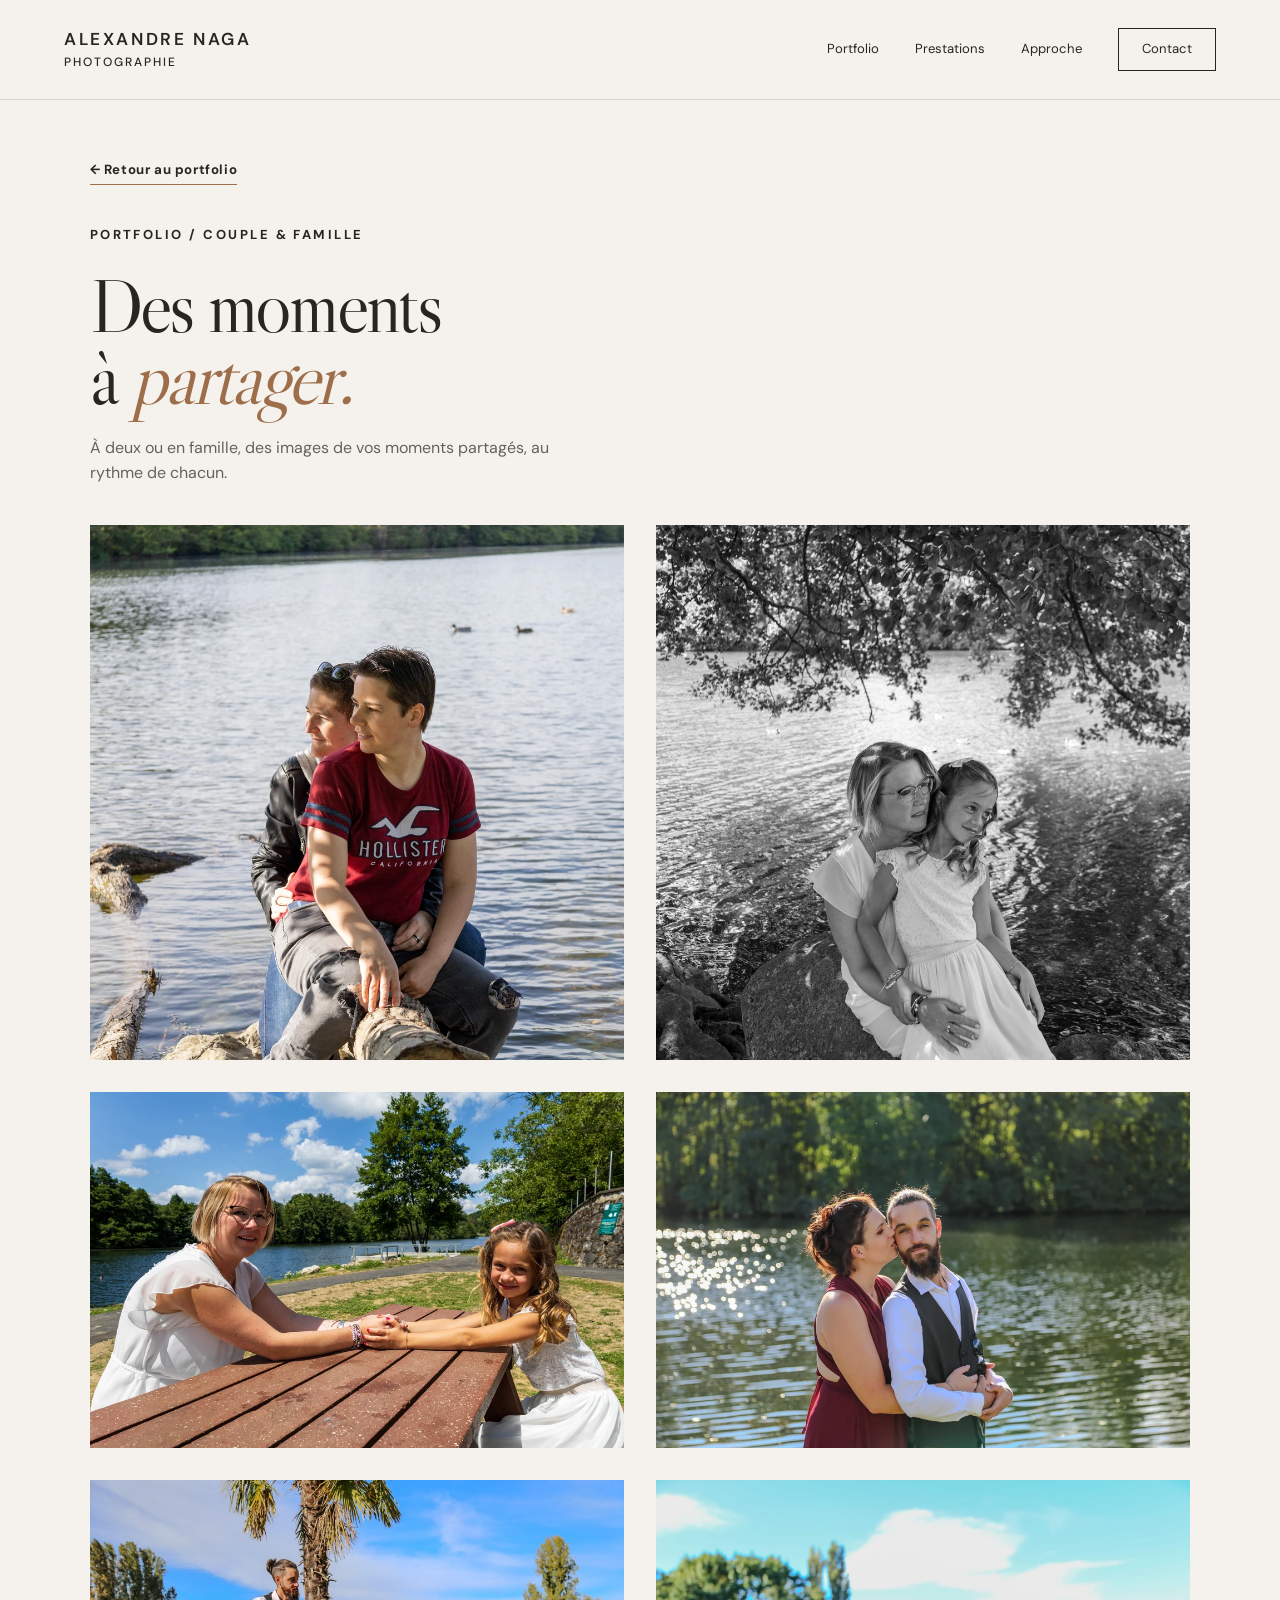
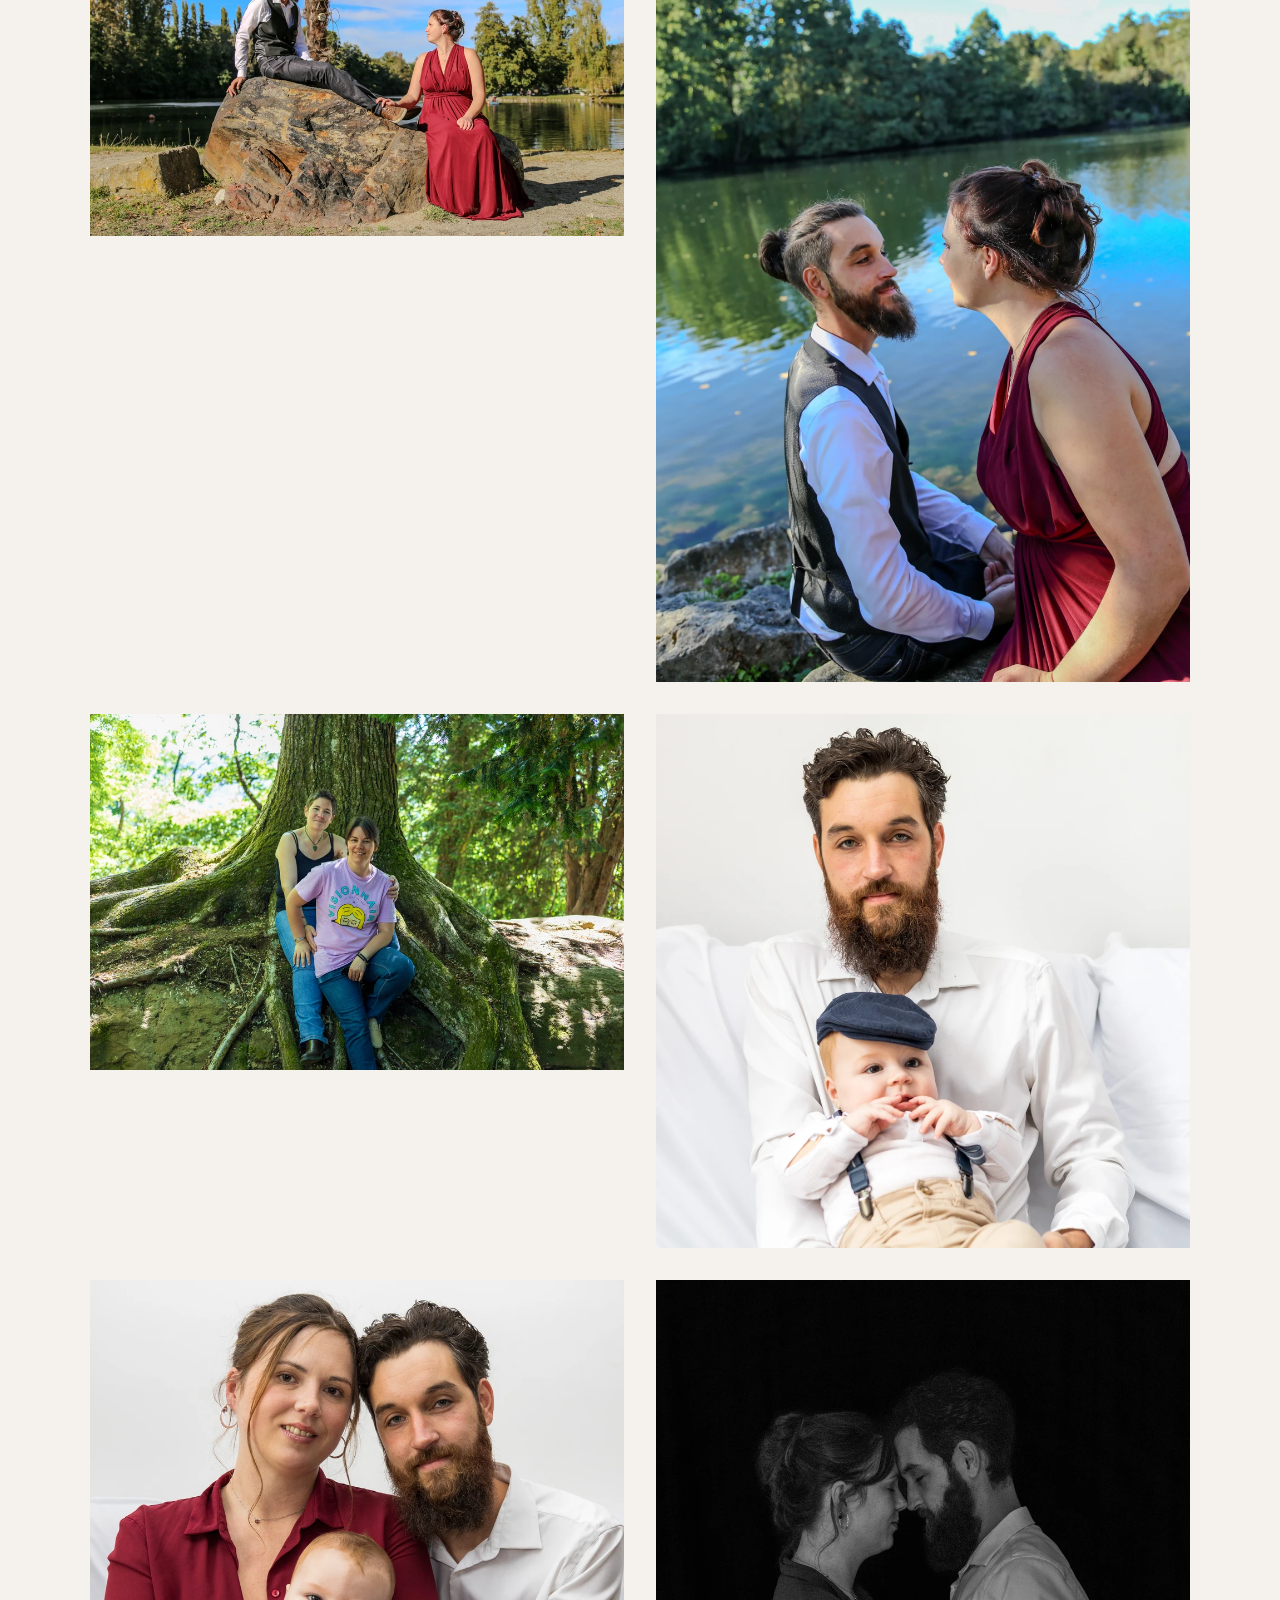
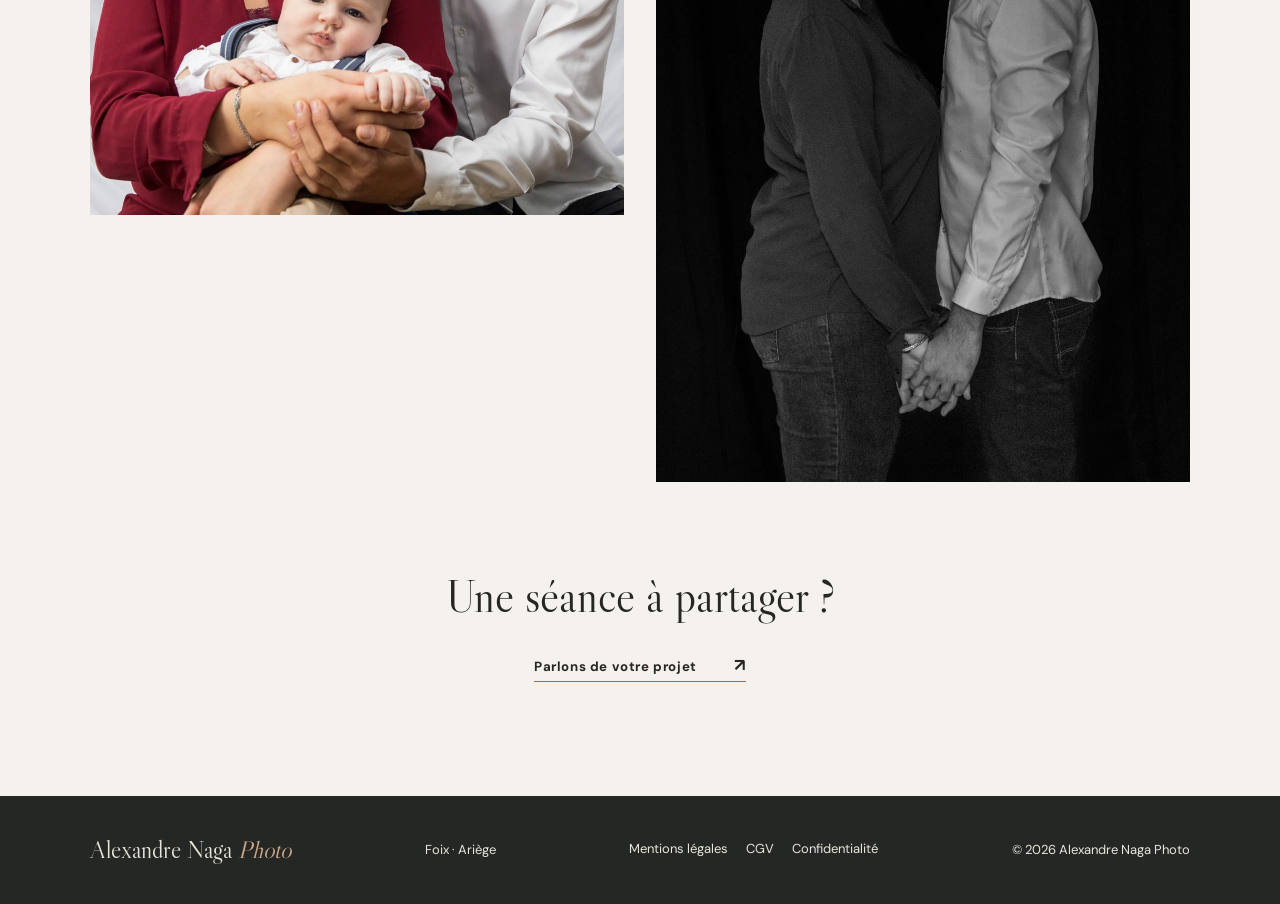
<file: couple-famille.html>
<!doctype html>
<html lang="fr">
<head>
  <meta charset="utf-8">
  <meta name="viewport" content="width=device-width, initial-scale=1">
  <meta name="theme-color" content="#f5f2ed">
  <meta name="description" content="Découvrez les photographies de couples et de familles d’Alexandre Naga Photo à Foix en Ariège. Des portraits et des moments partagés au rythme de chacun.">
  <title>Couple et famille à Foix | Alexandre Naga Photo</title>
  <!-- Aperçu des liens partagés -->
  <meta property="og:type" content="website">
  <meta property="og:locale" content="fr_FR">
  <meta property="og:site_name" content="Alexandre Naga Photo">
  <meta property="og:title" content="Couple et famille à Foix | Alexandre Naga Photo">
  <meta property="og:description" content="Découvrez les photographies de couples et de familles d’Alexandre Naga Photo à Foix en Ariège. Des portraits et des moments partagés au rythme de chacun.">
  <meta property="og:url" content="https://alexandrenagaphoto.fr/couple-famille.html">
  <meta property="og:image" content="https://alexandrenagaphoto.fr/assets/partage/alexandre-naga-photo.jpg">
  <meta property="og:image:type" content="image/jpeg">
  <meta property="og:image:width" content="1200">
  <meta property="og:image:height" content="630">
  <meta property="og:image:alt" content="Alexandre Naga Photo — Photographe à Foix en Ariège, portrait en extérieur">
  <meta name="twitter:card" content="summary_large_image">
  <meta name="twitter:title" content="Couple et famille à Foix | Alexandre Naga Photo">
  <meta name="twitter:description" content="Découvrez les photographies de couples et de familles d’Alexandre Naga Photo à Foix en Ariège. Des portraits et des moments partagés au rythme de chacun.">
  <meta name="twitter:image" content="https://alexandrenagaphoto.fr/assets/partage/alexandre-naga-photo.jpg">
  <meta name="twitter:image:alt" content="Alexandre Naga Photo — Photographe à Foix en Ariège, portrait en extérieur">

  <link rel="icon" href="/favicon.png" type="image/png" sizes="48x48">
  <link rel="icon" href="/favicon.svg" type="image/svg+xml" sizes="any">
  <link rel="apple-touch-icon" href="/apple-touch-icon.png" sizes="180x180">
  <link rel="stylesheet" href="./styles.css">
  <link rel="canonical" href="https://alexandrenagaphoto.fr/couple-famille.html">
  <script src="/script.js" defer></script>
  <script type="application/ld+json">{"@context":"https://schema.org","@graph":[{"@type":"BreadcrumbList","@id":"https://alexandrenagaphoto.fr/couple-famille.html#fil-ariane","itemListElement":[{"@type":"ListItem","position":1,"name":"Accueil","item":"https://alexandrenagaphoto.fr/"},{"@type":"ListItem","position":2,"name":"Couple et famille","item":"https://alexandrenagaphoto.fr/couple-famille.html"}]},{"@type":"CollectionPage","@id":"https://alexandrenagaphoto.fr/couple-famille.html#page","url":"https://alexandrenagaphoto.fr/couple-famille.html","name":"Couple et famille à Foix | Alexandre Naga Photo","description":"Découvrez les photographies de couples et de familles d’Alexandre Naga Photo à Foix en Ariège. Des portraits et des moments partagés au rythme de chacun.","inLanguage":"fr-FR","isPartOf":{"@id":"https://alexandrenagaphoto.fr/#site"},"about":{"@id":"https://alexandrenagaphoto.fr/#entreprise"},"breadcrumb":{"@id":"https://alexandrenagaphoto.fr/couple-famille.html#fil-ariane"}}]}</script>
</head>
<body>
<a class="skip-link" href="#main">Aller au contenu</a>

  <header class="site-header" id="haut">
    <a href="/#haut" class="brand" aria-label="Alexandre Naga Photographie — accueil"><span>ALEXANDRE NAGA</span><small>PHOTOGRAPHIE</small></a>
    <button class="menu-toggle" aria-label="Menu" aria-controls="main-nav" aria-expanded="false"><span></span><span></span></button>
    <nav id="main-nav" class="nav" aria-label="Navigation principale">
      <a href="/#portfolio">Portfolio</a><a href="/#prestations">Prestations</a><a href="/#approche">Approche</a><a class="nav-contact" href="/#contact">Contact</a>
    </nav>
  </header>
<main id="main" tabindex="-1" class="portrait-page section-pad">
<a class="text-link" href="/#portfolio">← Retour au portfolio</a>
<div class="portrait-intro"><span class="eyebrow">Portfolio / Couple &amp; famille</span><h1>Des moments<br>à <em>partager.</em></h1><p>À deux ou en famille, des images de vos moments partagés, au rythme de chacun.</p></div>
<div class="portrait-grid family-grid" role="group" aria-label="Galerie Couple et famille">
<figure class="portrait-frame"><a class="portrait-open" href="./assets/couple-famille/IMG_1632.jpg" aria-label="Agrandir : Deux personnes assises l’une derrière l’autre sur un tronc, au bord d’un lac"><img alt="Deux personnes assises l’une derrière l’autre sur un tronc, au bord d’un lac" loading="eager" src="./assets/web/couple-famille/IMG_1632-960.webp" srcset="./assets/web/couple-famille/IMG_1632-480.webp 480w, ./assets/web/couple-famille/IMG_1632-960.webp 960w, ./assets/web/couple-famille/IMG_1632-1440.webp 1440w" sizes="(max-width: 620px) 88vw, 43vw" width="2560" height="2560" decoding="async" data-full="./assets/couple-famille/IMG_1632.jpg"></a></figure>
<figure class="portrait-frame"><a class="portrait-open" href="./assets/couple-famille/IMG_3100-2.jpg" aria-label="Agrandir : Portrait en noir et blanc d’une femme et d’une enfant sous les arbres, près d’un lac"><img alt="Portrait en noir et blanc d’une femme et d’une enfant sous les arbres, près d’un lac" loading="lazy" src="./assets/web/couple-famille/IMG_3100-2-960.webp" srcset="./assets/web/couple-famille/IMG_3100-2-480.webp 480w, ./assets/web/couple-famille/IMG_3100-2-960.webp 960w, ./assets/web/couple-famille/IMG_3100-2-1440.webp 1440w" sizes="(max-width: 620px) 88vw, 43vw" width="2560" height="2560" decoding="async" data-full="./assets/couple-famille/IMG_3100-2.jpg"></a></figure>
<figure class="portrait-frame"><a class="portrait-open" href="./assets/couple-famille/IMG_3136.jpg" aria-label="Agrandir : Une femme et une enfant souriantes, se tenant les mains autour d’une table de pique-nique"><img alt="Une femme et une enfant souriantes, se tenant les mains autour d’une table de pique-nique" loading="lazy" src="./assets/web/couple-famille/IMG_3136-960.webp" srcset="./assets/web/couple-famille/IMG_3136-480.webp 480w, ./assets/web/couple-famille/IMG_3136-960.webp 960w, ./assets/web/couple-famille/IMG_3136-1440.webp 1440w" sizes="(max-width: 620px) 88vw, 43vw" width="2560" height="1707" decoding="async" data-full="./assets/couple-famille/IMG_3136.jpg"></a></figure>
<figure class="portrait-frame"><a class="portrait-open" href="./assets/couple-famille/IMG_6565.jpg" aria-label="Agrandir : Portrait de couple au bord d’un lac, avec un baiser sur la joue"><img alt="Portrait de couple au bord d’un lac, avec un baiser sur la joue" loading="lazy" src="./assets/web/couple-famille/IMG_6565-960.webp" srcset="./assets/web/couple-famille/IMG_6565-480.webp 480w, ./assets/web/couple-famille/IMG_6565-960.webp 960w, ./assets/web/couple-famille/IMG_6565-1440.webp 1440w" sizes="(max-width: 620px) 88vw, 43vw" width="2560" height="1707" decoding="async" data-full="./assets/couple-famille/IMG_6565.jpg"></a></figure>
<figure class="portrait-frame"><a class="portrait-open" href="./assets/couple-famille/IMG_6587.jpg" aria-label="Agrandir : Couple assis sur un rocher près d’un palmier, au bord d’un lac"><img alt="Couple assis sur un rocher près d’un palmier, au bord d’un lac" loading="lazy" src="./assets/web/couple-famille/IMG_6587-960.webp" srcset="./assets/web/couple-famille/IMG_6587-480.webp 480w, ./assets/web/couple-famille/IMG_6587-960.webp 960w, ./assets/web/couple-famille/IMG_6587-1440.webp 1440w" sizes="(max-width: 620px) 88vw, 43vw" width="2560" height="1707" decoding="async" data-full="./assets/couple-famille/IMG_6587.jpg"></a></figure>
<figure class="portrait-frame"><a class="portrait-open" href="./assets/couple-famille/IMG_6744.jpg" aria-label="Agrandir : Couple échangeant un regard au bord d’un lac"><img alt="Couple échangeant un regard au bord d’un lac" loading="lazy" src="./assets/web/couple-famille/IMG_6744-960.webp" srcset="./assets/web/couple-famille/IMG_6744-480.webp 480w, ./assets/web/couple-famille/IMG_6744-960.webp 960w, ./assets/web/couple-famille/IMG_6744-1440.webp 1440w" sizes="(max-width: 620px) 88vw, 43vw" width="1707" height="2560" decoding="async" data-full="./assets/couple-famille/IMG_6744.jpg"></a></figure>
<figure class="portrait-frame"><a class="portrait-open" href="./assets/couple-famille/IMG_6910.jpg" aria-label="Agrandir : Deux personnes posant devant les racines d’un grand arbre en forêt"><img alt="Deux personnes posant devant les racines d’un grand arbre en forêt" loading="lazy" src="./assets/web/couple-famille/IMG_6910-960.webp" srcset="./assets/web/couple-famille/IMG_6910-480.webp 480w, ./assets/web/couple-famille/IMG_6910-960.webp 960w, ./assets/web/couple-famille/IMG_6910-1440.webp 1440w" sizes="(max-width: 620px) 88vw, 43vw" width="2560" height="1707" decoding="async" data-full="./assets/couple-famille/IMG_6910.jpg"></a></figure>
<figure class="portrait-frame"><a class="portrait-open" href="./assets/couple-famille/IMG_7984.jpg" aria-label="Agrandir : Portrait d’un homme tenant un bébé portant une casquette, sur fond clair"><img alt="Portrait d’un homme tenant un bébé portant une casquette, sur fond clair" loading="lazy" src="./assets/web/couple-famille/IMG_7984-960.webp" srcset="./assets/web/couple-famille/IMG_7984-480.webp 480w, ./assets/web/couple-famille/IMG_7984-960.webp 960w, ./assets/web/couple-famille/IMG_7984-1440.webp 1440w" sizes="(max-width: 620px) 88vw, 43vw" width="2560" height="2560" decoding="async" data-full="./assets/couple-famille/IMG_7984.jpg"></a></figure>
<figure class="portrait-frame"><a class="portrait-open" href="./assets/couple-famille/IMG_8037.jpg" aria-label="Agrandir : Portrait de deux adultes et d’un bébé réunis sur fond clair"><img alt="Portrait de deux adultes et d’un bébé réunis sur fond clair" loading="lazy" src="./assets/web/couple-famille/IMG_8037-960.webp" srcset="./assets/web/couple-famille/IMG_8037-480.webp 480w, ./assets/web/couple-famille/IMG_8037-960.webp 960w, ./assets/web/couple-famille/IMG_8037-1440.webp 1440w" sizes="(max-width: 620px) 88vw, 43vw" width="2560" height="2560" decoding="async" data-full="./assets/couple-famille/IMG_8037.jpg"></a></figure>
<figure class="portrait-frame"><a class="portrait-open" href="./assets/couple-famille/IMG_8088.jpg" aria-label="Agrandir : Portrait de couple en noir et blanc sur fond sombre, front contre front et mains jointes"><img alt="Portrait de couple en noir et blanc sur fond sombre, front contre front et mains jointes" loading="lazy" src="./assets/web/couple-famille/IMG_8088-960.webp" srcset="./assets/web/couple-famille/IMG_8088-480.webp 480w, ./assets/web/couple-famille/IMG_8088-960.webp 960w, ./assets/web/couple-famille/IMG_8088-1440.webp 1440w" sizes="(max-width: 620px) 88vw, 43vw" width="1707" height="2560" decoding="async" data-full="./assets/couple-famille/IMG_8088.jpg"></a></figure>
</div>
<div class="portrait-outro"><p>Une séance à partager ?</p><a class="text-link" href="/#contact">Parlons de votre projet <span aria-hidden="true">↗</span></a></div>
</main>
<dialog class="photo-dialog" aria-label="Photographie agrandie"><button class="photo-close" aria-label="Fermer la photographie">Fermer ×</button><img class="photo-large" alt="" decoding="async"><p class="photo-error" role="status" hidden></p><div class="photo-controls"><button class="photo-prev" aria-label="Photographie précédente">←</button><span class="photo-counter" role="status" aria-live="polite" aria-atomic="true"></span><button class="photo-next" aria-label="Photographie suivante">→</button></div></dialog>
<footer>
  <a href="/#haut" class="footer-brand">Alexandre Naga <span>Photo</span></a>
  <span>Foix · Ariège</span>
  <nav class="footer-legal" aria-label="Informations légales">
    <a href="./mentions-legales.html">Mentions légales</a>
    <a href="./cgv.html">CGV</a>
    <a href="./politique-confidentialite.html">Confidentialité</a>
  </nav>
  <span>© 2026 Alexandre Naga Photo</span>
</footer>

</body></html>
</file>
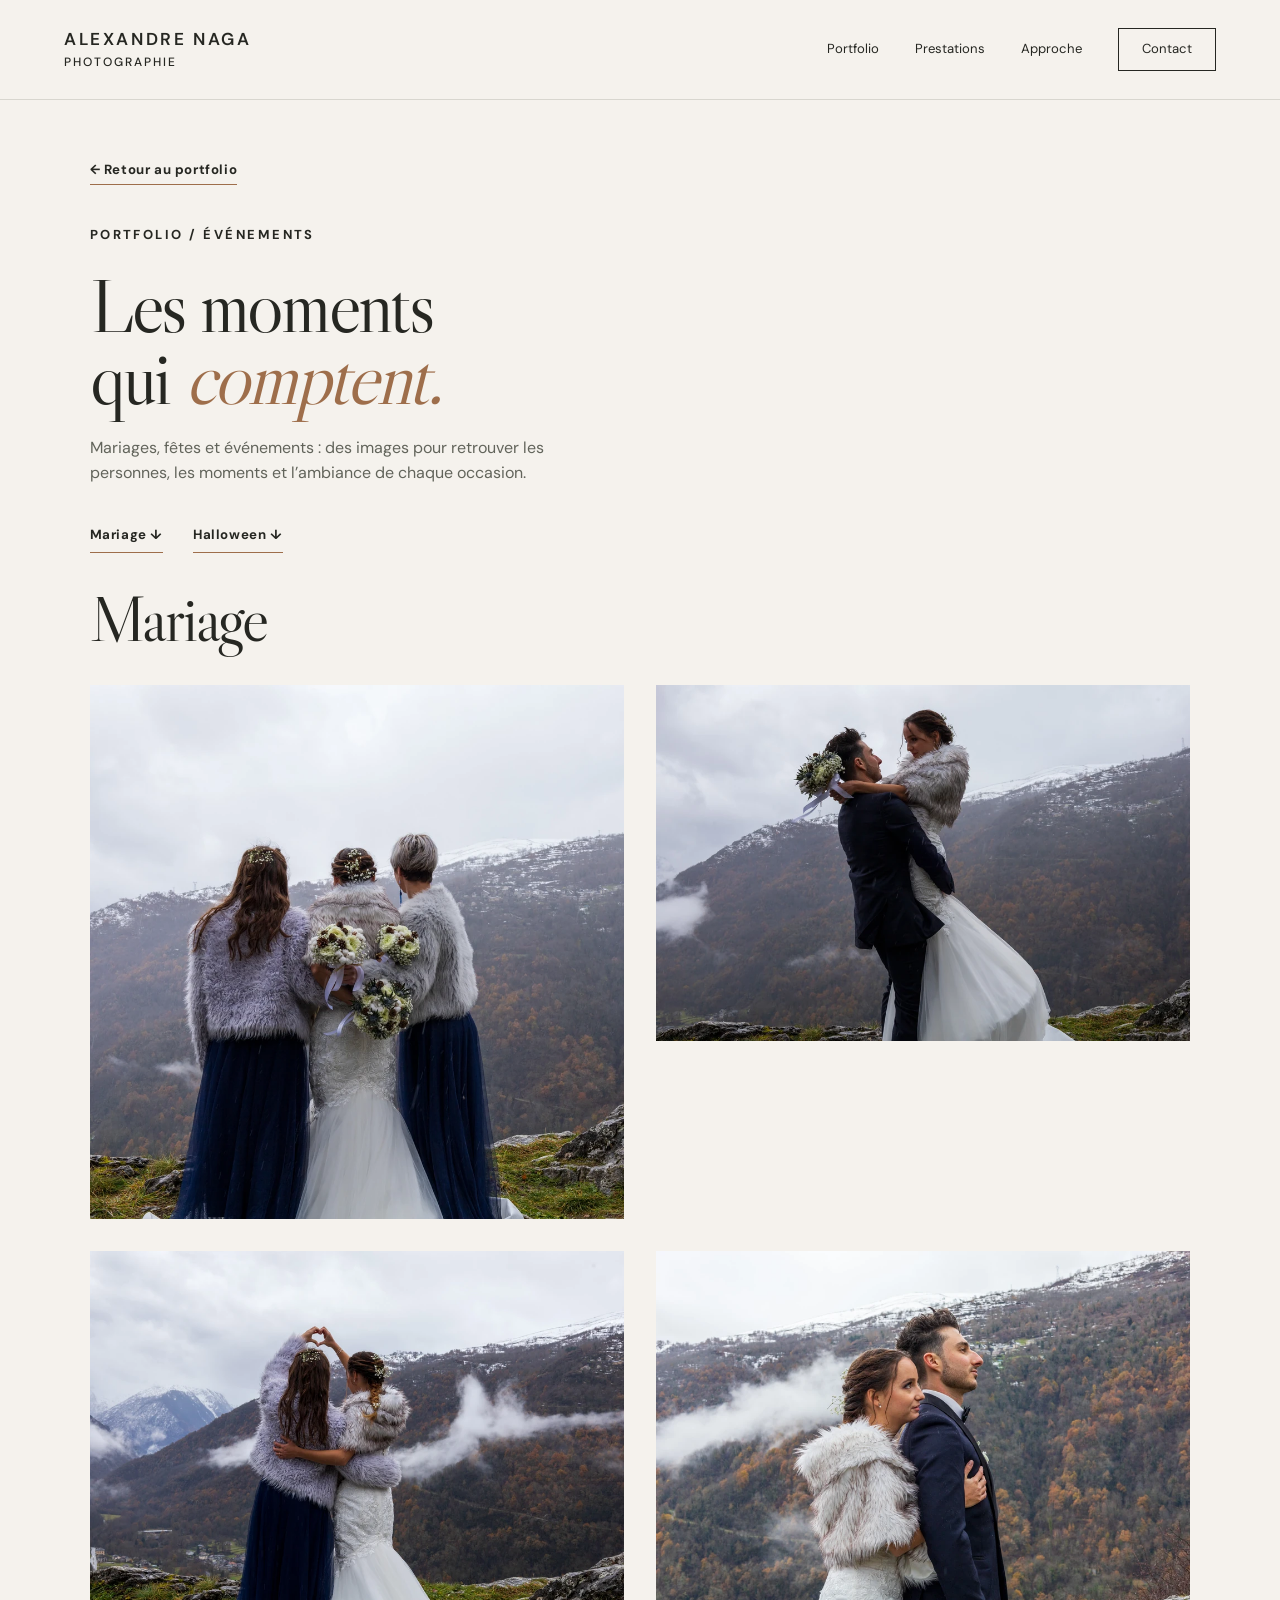
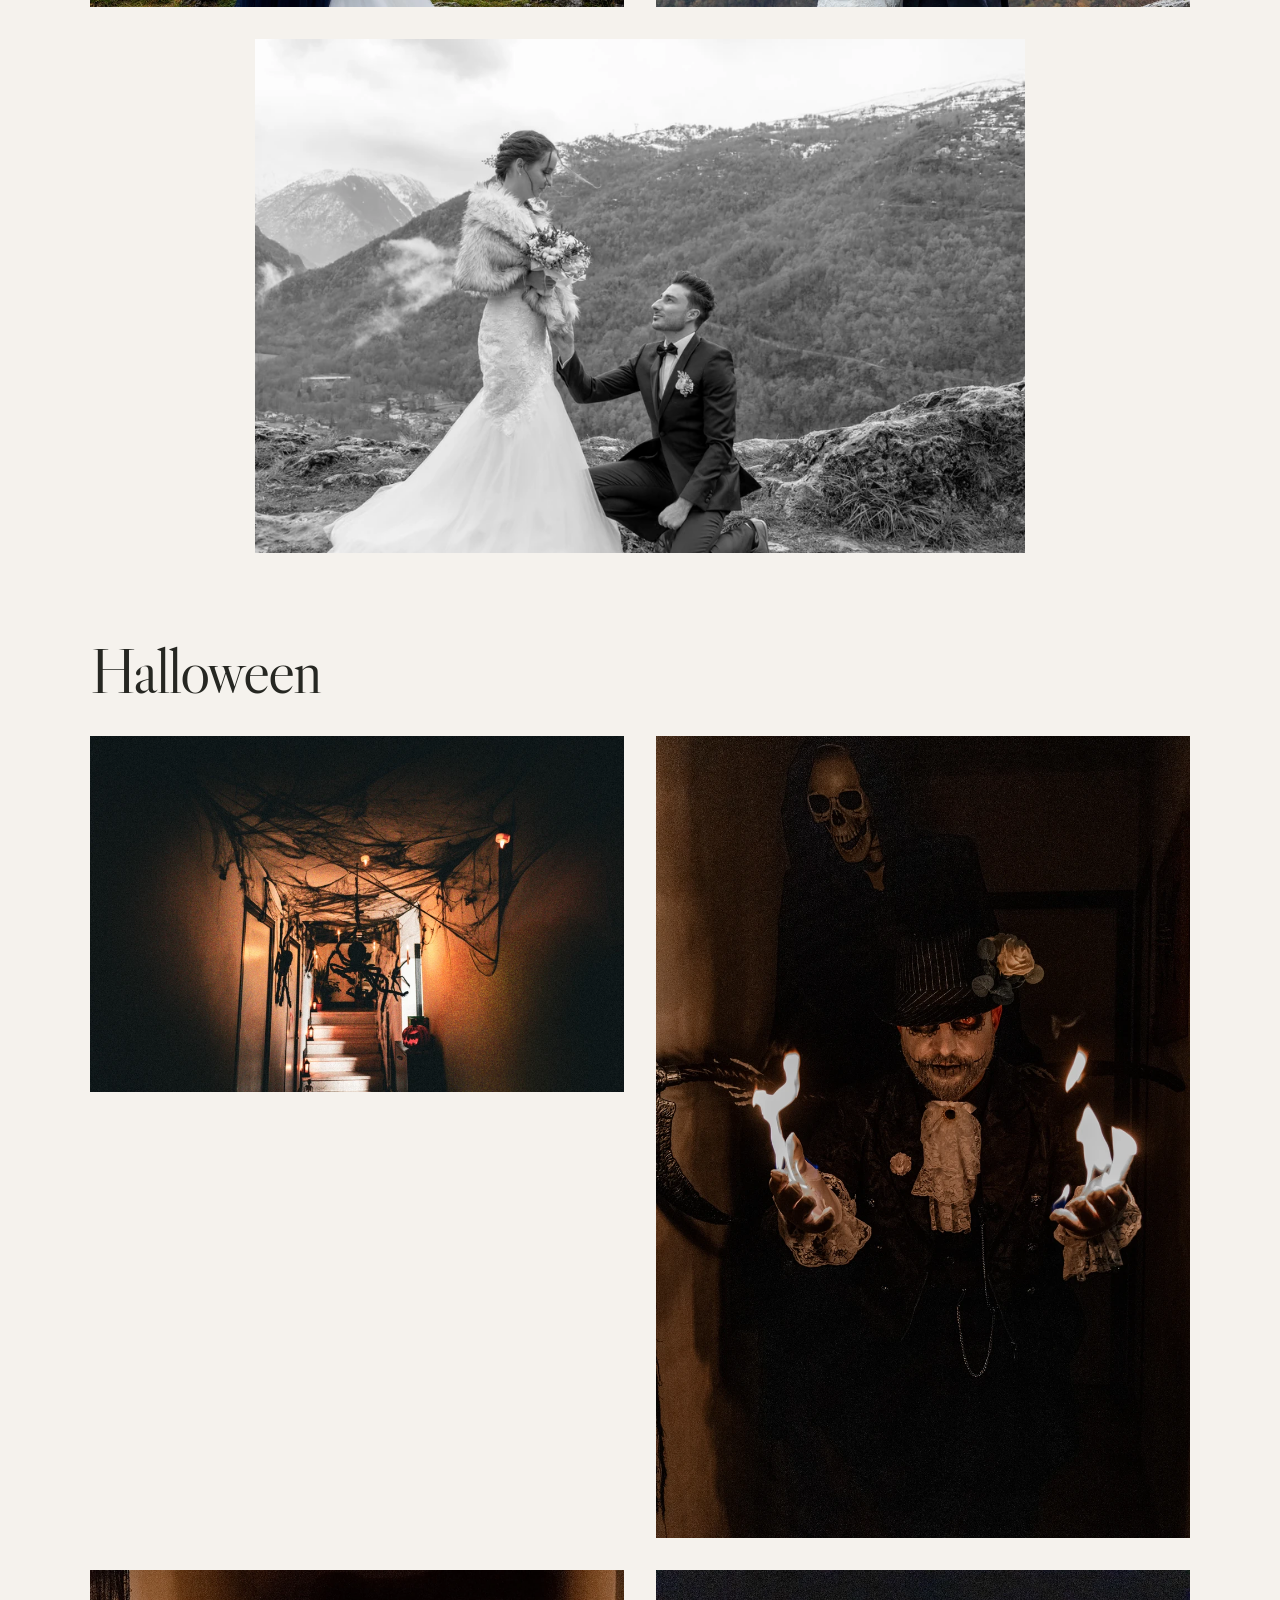
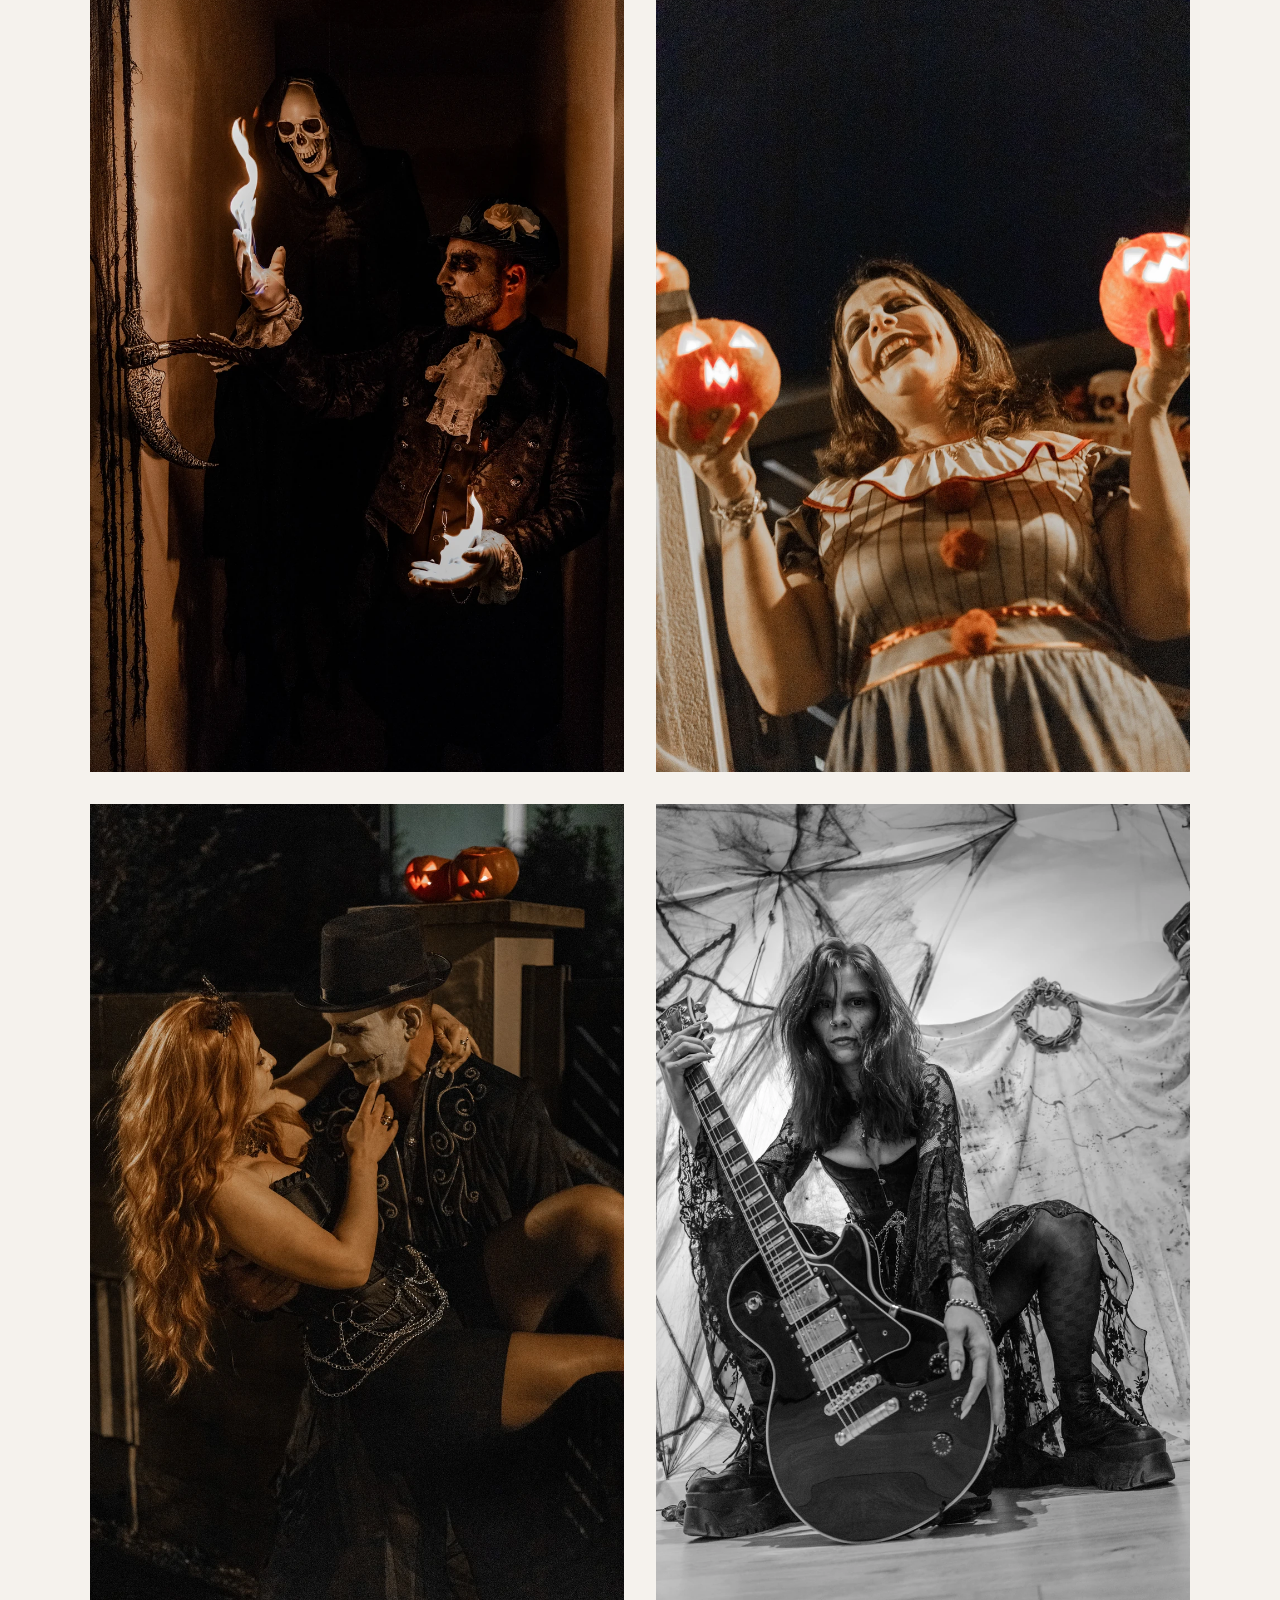
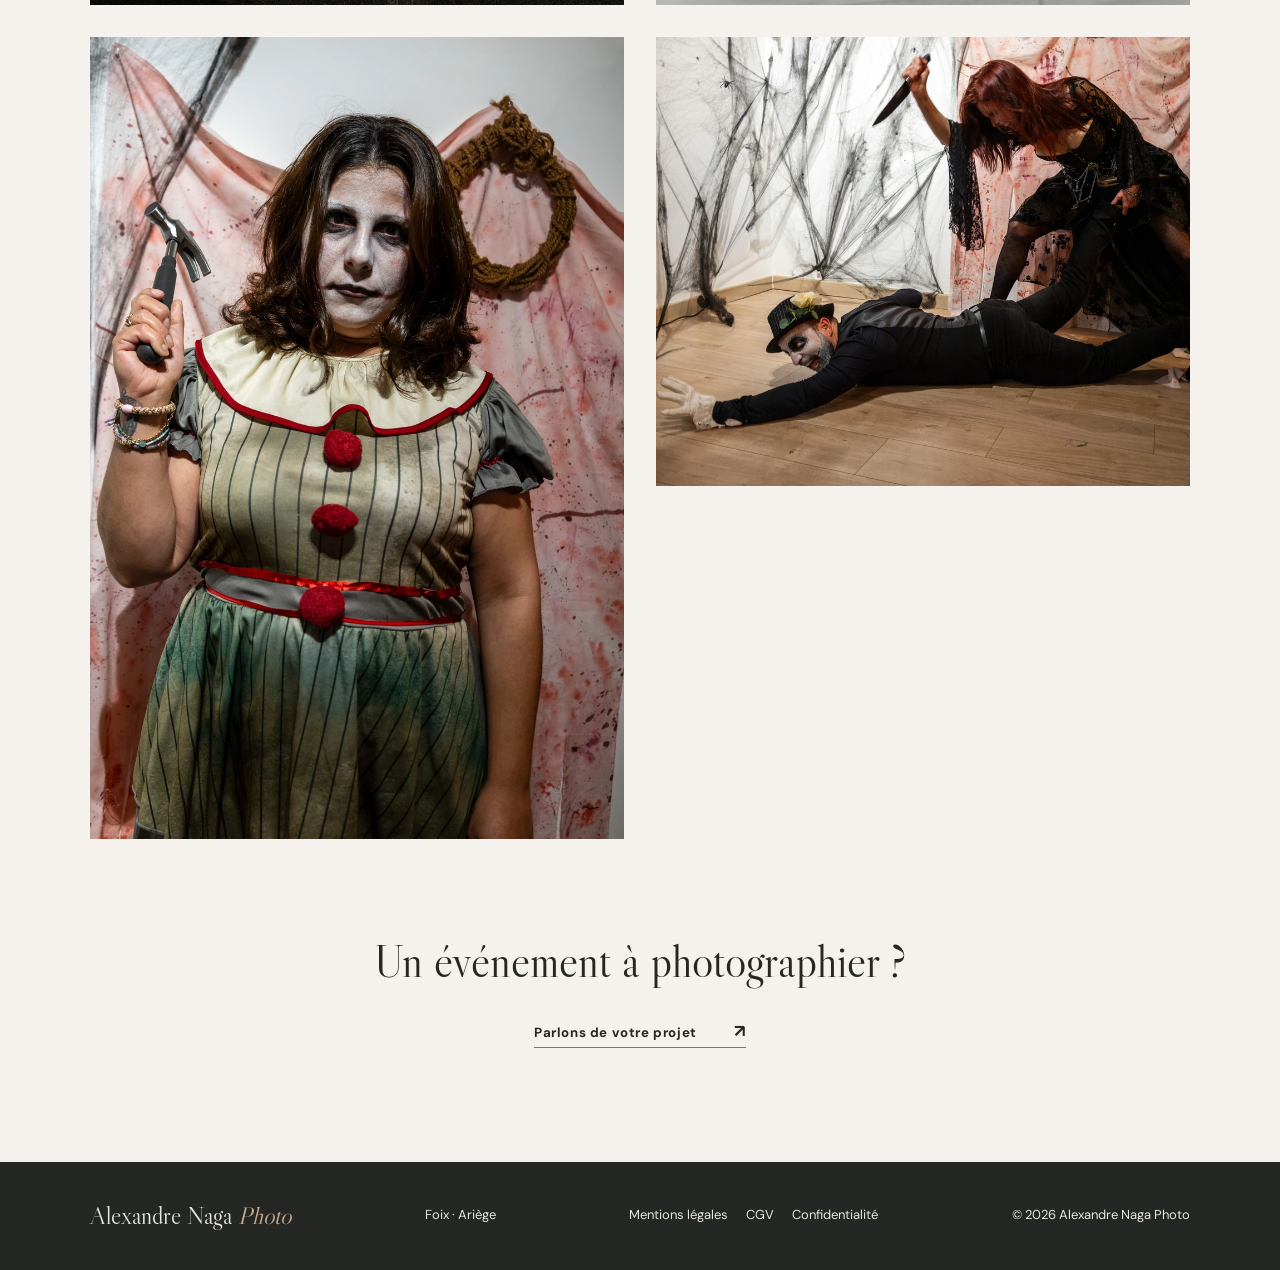
<file: evenements.html>
<!doctype html>
<html lang="fr">
<head>
  <meta charset="utf-8">
  <meta name="viewport" content="width=device-width, initial-scale=1">
  <meta name="theme-color" content="#f5f2ed">
  <meta name="description" content="Découvrez les photographies de mariage et d’événements d’Alexandre Naga Photo, basé à Foix en Ariège. Des images des personnes, des moments et de l’ambiance.">
  <title>Mariages et événements en Ariège | Alexandre Naga Photo</title>
  <!-- Aperçu des liens partagés -->
  <meta property="og:type" content="website">
  <meta property="og:locale" content="fr_FR">
  <meta property="og:site_name" content="Alexandre Naga Photo">
  <meta property="og:title" content="Mariages et événements en Ariège | Alexandre Naga Photo">
  <meta property="og:description" content="Découvrez les photographies de mariage et d’événements d’Alexandre Naga Photo, basé à Foix en Ariège. Des images des personnes, des moments et de l’ambiance.">
  <meta property="og:url" content="https://alexandrenagaphoto.fr/evenements.html">
  <meta property="og:image" content="https://alexandrenagaphoto.fr/assets/partage/alexandre-naga-photo.jpg">
  <meta property="og:image:type" content="image/jpeg">
  <meta property="og:image:width" content="1200">
  <meta property="og:image:height" content="630">
  <meta property="og:image:alt" content="Alexandre Naga Photo — Photographe à Foix en Ariège, portrait en extérieur">
  <meta name="twitter:card" content="summary_large_image">
  <meta name="twitter:title" content="Mariages et événements en Ariège | Alexandre Naga Photo">
  <meta name="twitter:description" content="Découvrez les photographies de mariage et d’événements d’Alexandre Naga Photo, basé à Foix en Ariège. Des images des personnes, des moments et de l’ambiance.">
  <meta name="twitter:image" content="https://alexandrenagaphoto.fr/assets/partage/alexandre-naga-photo.jpg">
  <meta name="twitter:image:alt" content="Alexandre Naga Photo — Photographe à Foix en Ariège, portrait en extérieur">

  <link rel="icon" href="/favicon.png" type="image/png" sizes="48x48">
  <link rel="icon" href="/favicon.svg" type="image/svg+xml" sizes="any">
  <link rel="apple-touch-icon" href="/apple-touch-icon.png" sizes="180x180">
  <link rel="stylesheet" href="./styles.css">
  <link rel="canonical" href="https://alexandrenagaphoto.fr/evenements.html">
  <script src="/script.js" defer></script>
  <script type="application/ld+json">{"@context":"https://schema.org","@graph":[{"@type":"BreadcrumbList","@id":"https://alexandrenagaphoto.fr/evenements.html#fil-ariane","itemListElement":[{"@type":"ListItem","position":1,"name":"Accueil","item":"https://alexandrenagaphoto.fr/"},{"@type":"ListItem","position":2,"name":"Événements","item":"https://alexandrenagaphoto.fr/evenements.html"}]},{"@type":"CollectionPage","@id":"https://alexandrenagaphoto.fr/evenements.html#page","url":"https://alexandrenagaphoto.fr/evenements.html","name":"Mariages et événements en Ariège | Alexandre Naga Photo","description":"Découvrez les photographies de mariage et d’événements d’Alexandre Naga Photo, basé à Foix en Ariège. Des images des personnes, des moments et de l’ambiance.","inLanguage":"fr-FR","isPartOf":{"@id":"https://alexandrenagaphoto.fr/#site"},"about":{"@id":"https://alexandrenagaphoto.fr/#entreprise"},"breadcrumb":{"@id":"https://alexandrenagaphoto.fr/evenements.html#fil-ariane"}}]}</script>
</head>
<body>
<a class="skip-link" href="#main">Aller au contenu</a>

  <header class="site-header" id="haut">
    <a href="/#haut" class="brand" aria-label="Alexandre Naga Photographie — accueil"><span>ALEXANDRE NAGA</span><small>PHOTOGRAPHIE</small></a>
    <button class="menu-toggle" aria-label="Menu" aria-controls="main-nav" aria-expanded="false"><span></span><span></span></button>
    <nav id="main-nav" class="nav" aria-label="Navigation principale">
      <a href="/#portfolio">Portfolio</a><a href="/#prestations">Prestations</a><a href="/#approche">Approche</a><a class="nav-contact" href="/#contact">Contact</a>
    </nav>
  </header>
<main id="main" tabindex="-1" class="portrait-page section-pad">
<a class="text-link" href="/#portfolio">← Retour au portfolio</a>
<div class="portrait-intro"><span class="eyebrow">Portfolio / Événements</span><h1>Les moments<br>qui <em>comptent.</em></h1><p>Mariages, fêtes et événements : des images pour retrouver les personnes, les moments et l’ambiance de chaque occasion.</p></div>
<nav class="event-nav" aria-label="Séries événementielles"><a class="text-link" href="#mariage">Mariage ↓</a><a class="text-link" href="#halloween">Halloween ↓</a></nav><section class="event-series" id="mariage" aria-labelledby="mariage-title"><h2 id="mariage-title">Mariage</h2><div class="portrait-grid family-grid">
<figure class="portrait-frame"><a class="portrait-open" href="./assets/evenements/IMG_5602.jpg" aria-label="Agrandir : Mariée et deux personnes en robes bleues photographiées de dos face aux montagnes"><img alt="Mariée et deux personnes en robes bleues photographiées de dos face aux montagnes" loading="eager" src="./assets/web/evenements/IMG_5602-960.webp" srcset="./assets/web/evenements/IMG_5602-480.webp 480w, ./assets/web/evenements/IMG_5602-960.webp 960w, ./assets/web/evenements/IMG_5602-1440.webp 1440w" sizes="(max-width: 620px) 88vw, 43vw" width="2560" height="2560" decoding="async" data-full="./assets/evenements/IMG_5602.jpg"></a></figure>
<figure class="portrait-frame"><a class="portrait-open" href="./assets/evenements/IMG_5609.jpg" aria-label="Agrandir : Marié portant la mariée dans ses bras devant un paysage de montagne"><img alt="Marié portant la mariée dans ses bras devant un paysage de montagne" loading="lazy" src="./assets/web/evenements/IMG_5609-960.webp" srcset="./assets/web/evenements/IMG_5609-480.webp 480w, ./assets/web/evenements/IMG_5609-960.webp 960w, ./assets/web/evenements/IMG_5609-1440.webp 1440w" sizes="(max-width: 620px) 88vw, 43vw" width="2560" height="1707" decoding="async" data-full="./assets/evenements/IMG_5609.jpg"></a></figure>
<figure class="portrait-frame"><a class="portrait-open" href="./assets/evenements/IMG_5623.jpg" aria-label="Agrandir : Deux personnes en robes blanche et bleue, de dos, formant un cœur avec les bras devant les montagnes"><img alt="Deux personnes en robes blanche et bleue, de dos, formant un cœur avec les bras devant les montagnes" loading="lazy" src="./assets/web/evenements/IMG_5623-960.webp" srcset="./assets/web/evenements/IMG_5623-480.webp 480w, ./assets/web/evenements/IMG_5623-960.webp 960w, ./assets/web/evenements/IMG_5623-1440.webp 1440w" sizes="(max-width: 620px) 88vw, 43vw" width="2560" height="1707" decoding="async" data-full="./assets/evenements/IMG_5623.jpg"></a></figure>
<figure class="portrait-frame"><a class="portrait-open" href="./assets/evenements/IMG_5642.jpg" aria-label="Agrandir : Portrait des mariés dos à dos, devant des montagnes aux couleurs d’automne"><img alt="Portrait des mariés dos à dos, devant des montagnes aux couleurs d’automne" loading="lazy" src="./assets/web/evenements/IMG_5642-960.webp" srcset="./assets/web/evenements/IMG_5642-480.webp 480w, ./assets/web/evenements/IMG_5642-960.webp 960w, ./assets/web/evenements/IMG_5642-1440.webp 1440w" sizes="(max-width: 620px) 88vw, 43vw" width="2560" height="1707" decoding="async" data-full="./assets/evenements/IMG_5642.jpg"></a></figure>
<figure class="portrait-frame"><a class="portrait-open" href="./assets/evenements/IMG_5676-2.jpg" aria-label="Agrandir : Photographie de mariage en noir et blanc, marié à genoux tenant la main de la mariée sur un rocher"><img alt="Photographie de mariage en noir et blanc, marié à genoux tenant la main de la mariée sur un rocher" loading="lazy" src="./assets/web/evenements/IMG_5676-2-960.webp" srcset="./assets/web/evenements/IMG_5676-2-480.webp 480w, ./assets/web/evenements/IMG_5676-2-960.webp 960w, ./assets/web/evenements/IMG_5676-2-1440.webp 1440w" sizes="(max-width: 620px) 88vw, 43vw" width="2560" height="1707" decoding="async" data-full="./assets/evenements/IMG_5676-2.jpg"></a></figure>
</div></section>
<section class="event-series" id="halloween" aria-labelledby="halloween-title"><h2 id="halloween-title">Halloween</h2><div class="portrait-grid family-grid">
<figure class="portrait-frame"><a class="portrait-open" href="./assets/evenements/IMG_0230.jpg" aria-label="Agrandir : Escalier décoré pour Halloween, éclairage orangé, toiles et silhouettes suspendues"><img alt="Escalier décoré pour Halloween, éclairage orangé, toiles et silhouettes suspendues" loading="lazy" src="./assets/web/evenements/IMG_0230-960.webp" srcset="./assets/web/evenements/IMG_0230-480.webp 480w, ./assets/web/evenements/IMG_0230-960.webp 960w, ./assets/web/evenements/IMG_0230-1440.webp 1440w" sizes="(max-width: 620px) 88vw, 43vw" width="2560" height="1707" decoding="async" data-full="./assets/evenements/IMG_0230.jpg"></a></figure>
<figure class="portrait-frame"><a class="portrait-open" href="./assets/evenements/IMG_0315.jpg" aria-label="Agrandir : Personnage costumé et maquillé pour Halloween, entouré de flammes près des mains"><img alt="Personnage costumé et maquillé pour Halloween, entouré de flammes près des mains" loading="lazy" src="./assets/web/evenements/IMG_0315-960.webp" srcset="./assets/web/evenements/IMG_0315-480.webp 480w, ./assets/web/evenements/IMG_0315-960.webp 960w, ./assets/web/evenements/IMG_0315-1440.webp 1440w" sizes="(max-width: 620px) 88vw, 43vw" width="1706" height="2560" decoding="async" data-full="./assets/evenements/IMG_0315.jpg"></a></figure>
<figure class="portrait-frame"><a class="portrait-open" href="./assets/evenements/IMG_0328.jpg" aria-label="Agrandir : Deux personnages costumés et maquillés pour Halloween, avec des effets de flammes"><img alt="Deux personnages costumés et maquillés pour Halloween, avec des effets de flammes" loading="lazy" src="./assets/web/evenements/IMG_0328-960.webp" srcset="./assets/web/evenements/IMG_0328-480.webp 480w, ./assets/web/evenements/IMG_0328-960.webp 960w, ./assets/web/evenements/IMG_0328-1440.webp 1440w" sizes="(max-width: 620px) 88vw, 43vw" width="1707" height="2560" decoding="async" data-full="./assets/evenements/IMG_0328.jpg"></a></figure>
<figure class="portrait-frame"><a class="portrait-open" href="./assets/evenements/IMG_0399.jpg" aria-label="Agrandir : Personnage en costume de clown tenant deux petites citrouilles lumineuses"><img alt="Personnage en costume de clown tenant deux petites citrouilles lumineuses" loading="lazy" src="./assets/web/evenements/IMG_0399-960.webp" srcset="./assets/web/evenements/IMG_0399-480.webp 480w, ./assets/web/evenements/IMG_0399-960.webp 960w, ./assets/web/evenements/IMG_0399-1440.webp 1440w" sizes="(max-width: 620px) 88vw, 43vw" width="1707" height="2560" decoding="async" data-full="./assets/evenements/IMG_0399.jpg"></a></figure>
<figure class="portrait-frame"><a class="portrait-open" href="./assets/evenements/IMG_0505.jpg" aria-label="Agrandir : Deux personnages costumés posant ensemble sous des citrouilles lumineuses pour Halloween"><img alt="Deux personnages costumés posant ensemble sous des citrouilles lumineuses pour Halloween" loading="lazy" src="./assets/web/evenements/IMG_0505-960.webp" srcset="./assets/web/evenements/IMG_0505-480.webp 480w, ./assets/web/evenements/IMG_0505-960.webp 960w, ./assets/web/evenements/IMG_0505-1440.webp 1440w" sizes="(max-width: 620px) 88vw, 43vw" width="1707" height="2560" decoding="async" data-full="./assets/evenements/IMG_0505.jpg"></a></figure>
<figure class="portrait-frame"><a class="portrait-open" href="./assets/evenements/IMG_0716.jpg" aria-label="Agrandir : Portrait Halloween en noir et blanc, personnage maquillé assis avec une guitare"><img alt="Portrait Halloween en noir et blanc, personnage maquillé assis avec une guitare" loading="lazy" src="./assets/web/evenements/IMG_0716-960.webp" srcset="./assets/web/evenements/IMG_0716-480.webp 480w, ./assets/web/evenements/IMG_0716-960.webp 960w, ./assets/web/evenements/IMG_0716-1440.webp 1440w" sizes="(max-width: 620px) 88vw, 43vw" width="1707" height="2560" decoding="async" data-full="./assets/evenements/IMG_0716.jpg"></a></figure>
<figure class="portrait-frame"><a class="portrait-open" href="./assets/evenements/IMG_0736.jpg" aria-label="Agrandir : Portrait d’un personnage en costume de clown, maquillage sombre et décor de toiles"><img alt="Portrait d’un personnage en costume de clown, maquillage sombre et décor de toiles" loading="lazy" src="./assets/web/evenements/IMG_0736-960.webp" srcset="./assets/web/evenements/IMG_0736-480.webp 480w, ./assets/web/evenements/IMG_0736-960.webp 960w, ./assets/web/evenements/IMG_0736-1440.webp 1440w" sizes="(max-width: 620px) 88vw, 43vw" width="1707" height="2560" decoding="async" data-full="./assets/evenements/IMG_0736.jpg"></a></figure>
<figure class="portrait-frame"><a class="portrait-open" href="./assets/evenements/IMG_0746.jpg" aria-label="Agrandir : Mise en scène Halloween, personnage penché sur une personne allongée dans un décor de toiles"><img alt="Mise en scène Halloween, personnage penché sur une personne allongée dans un décor de toiles" loading="lazy" src="./assets/web/evenements/IMG_0746-960.webp" srcset="./assets/web/evenements/IMG_0746-480.webp 480w, ./assets/web/evenements/IMG_0746-960.webp 960w, ./assets/web/evenements/IMG_0746-1440.webp 1440w" sizes="(max-width: 620px) 88vw, 43vw" width="2560" height="2147" decoding="async" data-full="./assets/evenements/IMG_0746.jpg"></a></figure>
</div></section><div class="portrait-outro"><p>Un événement à photographier ?</p><a class="text-link" href="/#contact">Parlons de votre projet <span aria-hidden="true">↗</span></a></div>
</main>
<dialog class="photo-dialog" aria-label="Photographie agrandie"><button class="photo-close" aria-label="Fermer la photographie">Fermer ×</button><img class="photo-large" alt="" decoding="async"><p class="photo-error" role="status" hidden></p><div class="photo-controls"><button class="photo-prev" aria-label="Photographie précédente">←</button><span class="photo-counter" role="status" aria-live="polite" aria-atomic="true"></span><button class="photo-next" aria-label="Photographie suivante">→</button></div></dialog>
<footer>
  <a href="/#haut" class="footer-brand">Alexandre Naga <span>Photo</span></a>
  <span>Foix · Ariège</span>
  <nav class="footer-legal" aria-label="Informations légales">
    <a href="./mentions-legales.html">Mentions légales</a>
    <a href="./cgv.html">CGV</a>
    <a href="./politique-confidentialite.html">Confidentialité</a>
  </nav>
  <span>© 2026 Alexandre Naga Photo</span>
</footer>

</body></html>
</file>
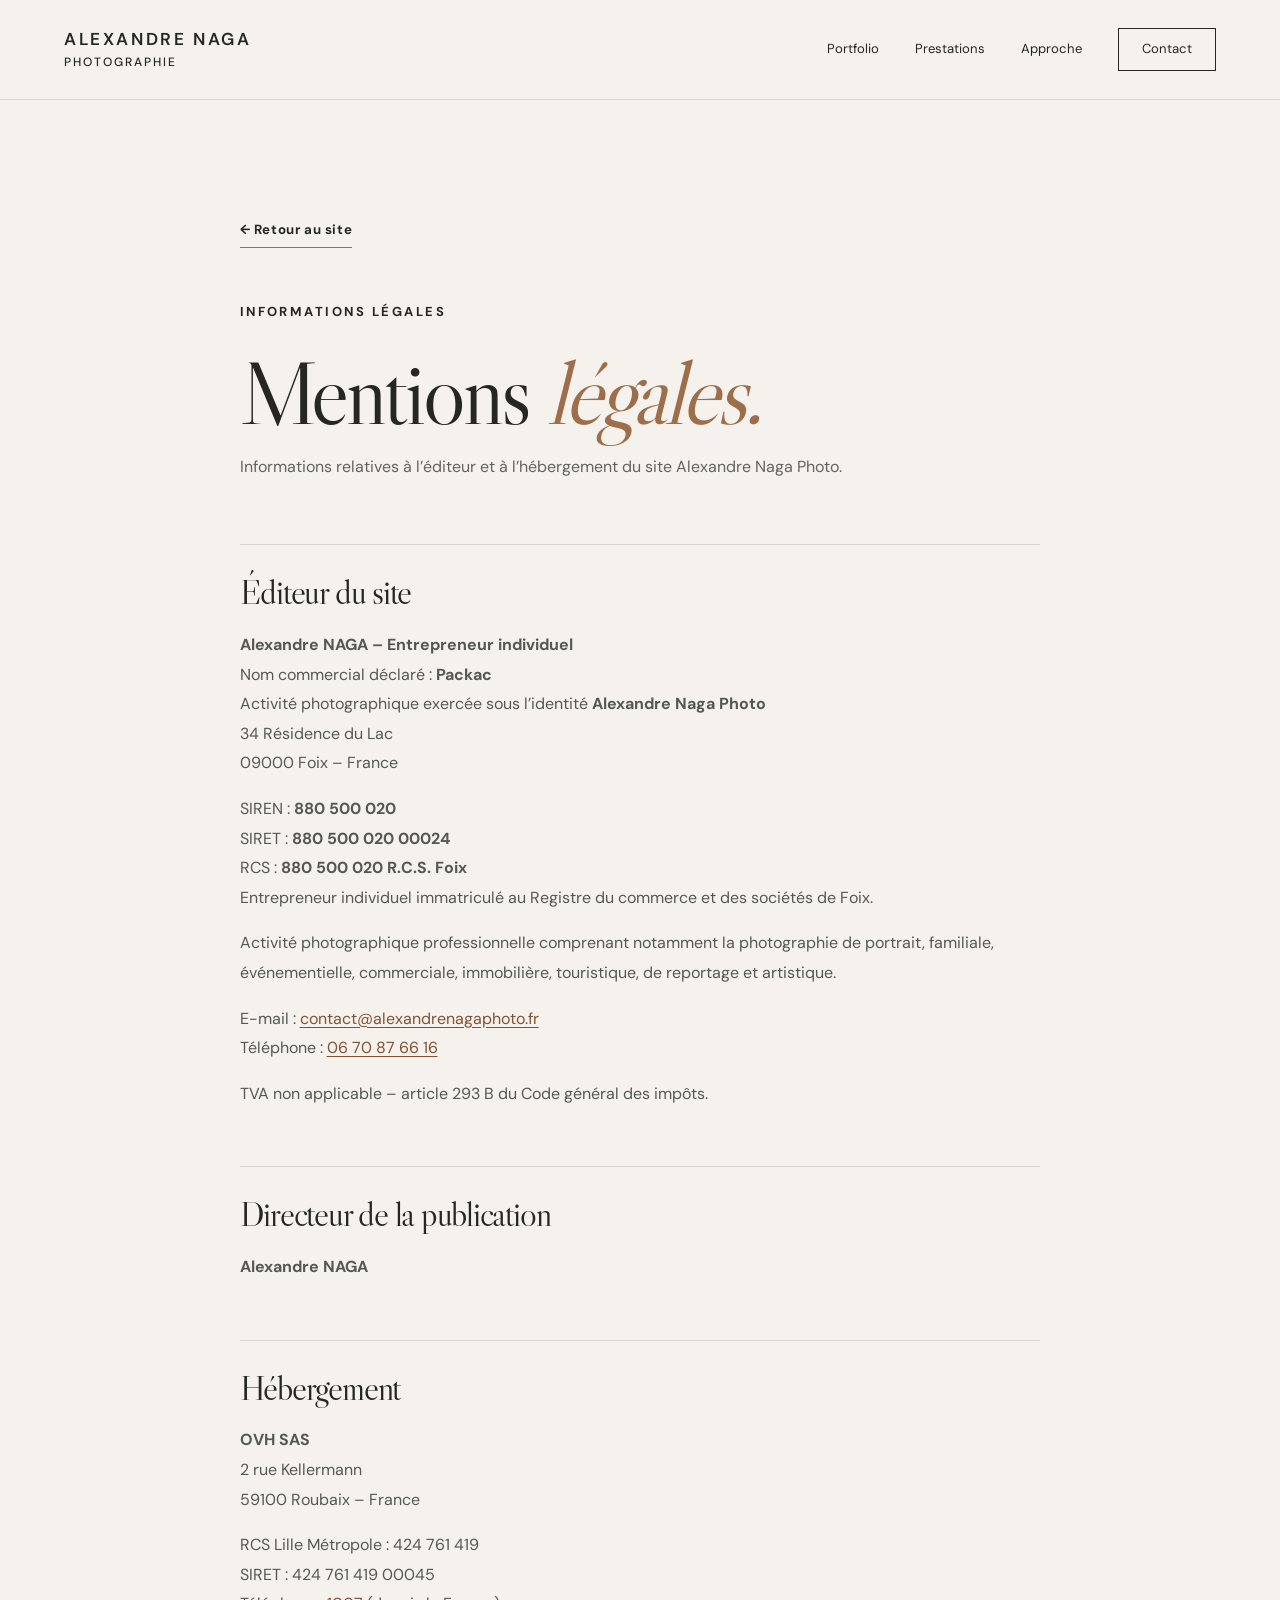
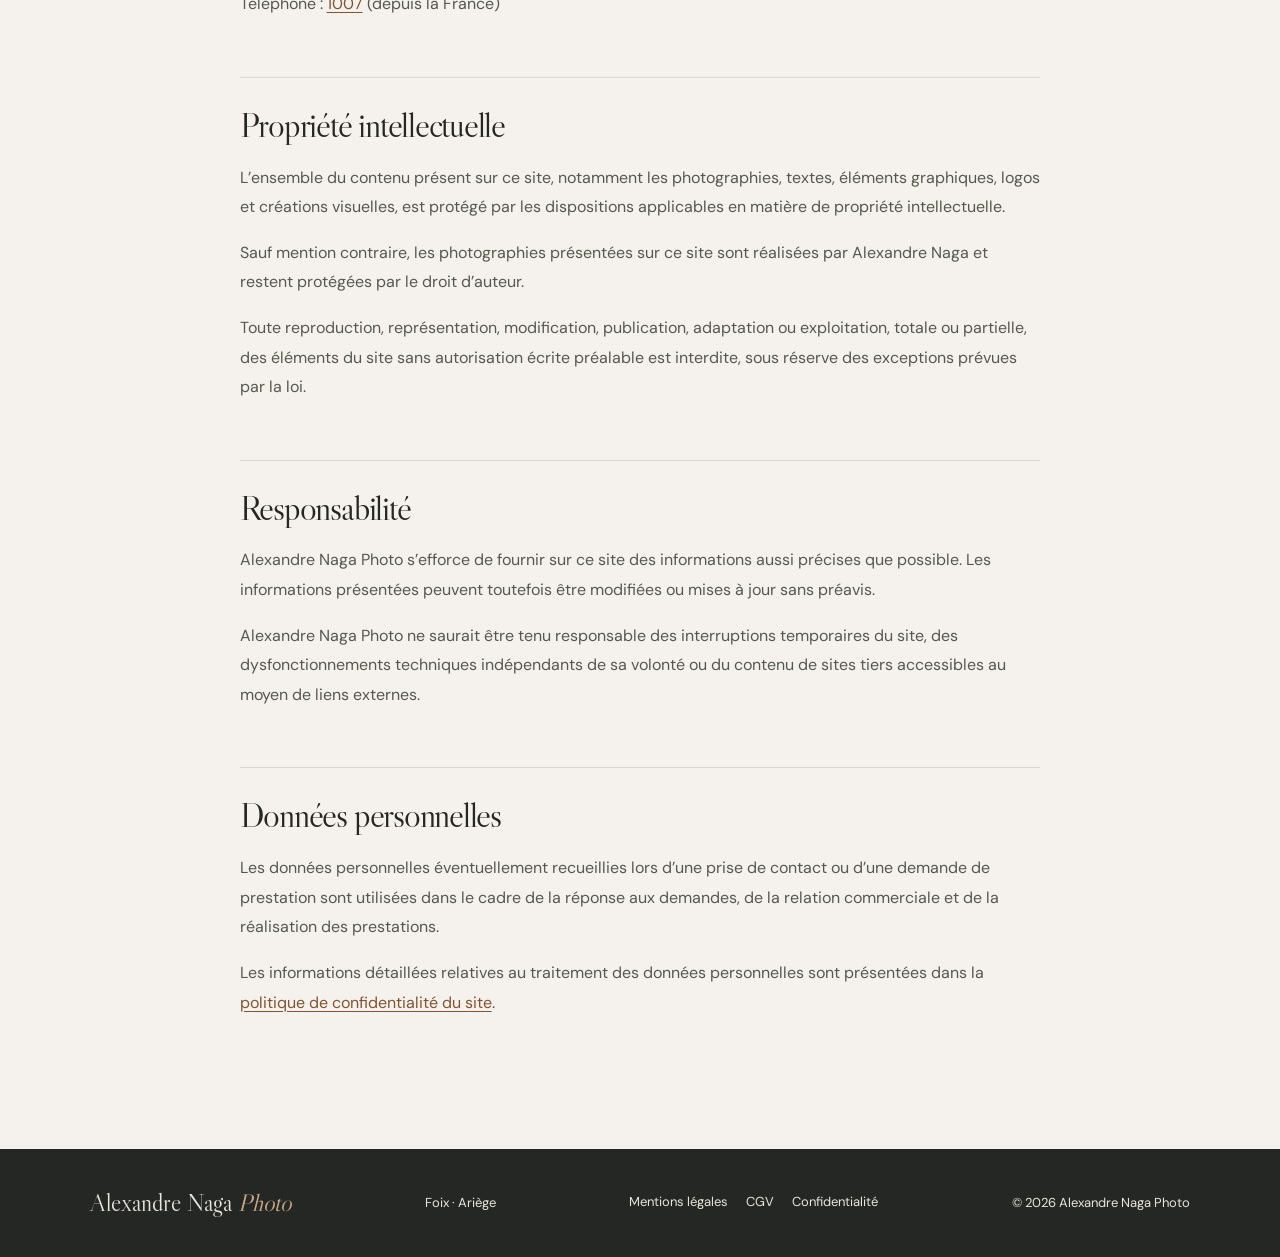
<file: mentions-legales.html>
<!doctype html>
<html lang="fr">
<head>
  <meta charset="utf-8">
  <meta name="viewport" content="width=device-width, initial-scale=1">
  <meta name="theme-color" content="#f5f2ed">
  <meta name="description" content="Mentions légales du site Alexandre Naga Photo, photographe à Foix en Ariège.">
  <title>Mentions légales — Alexandre Naga Photo</title>
  <!-- Aperçu des liens partagés -->
  <meta property="og:type" content="website">
  <meta property="og:locale" content="fr_FR">
  <meta property="og:site_name" content="Alexandre Naga Photo">
  <meta property="og:title" content="Mentions légales — Alexandre Naga Photo">
  <meta property="og:description" content="Mentions légales du site Alexandre Naga Photo, photographe à Foix en Ariège.">
  <meta property="og:url" content="https://alexandrenagaphoto.fr/mentions-legales.html">
  <meta property="og:image" content="https://alexandrenagaphoto.fr/assets/partage/alexandre-naga-photo.jpg">
  <meta property="og:image:type" content="image/jpeg">
  <meta property="og:image:width" content="1200">
  <meta property="og:image:height" content="630">
  <meta property="og:image:alt" content="Alexandre Naga Photo — Photographe à Foix en Ariège, portrait en extérieur">
  <meta name="twitter:card" content="summary_large_image">
  <meta name="twitter:title" content="Mentions légales — Alexandre Naga Photo">
  <meta name="twitter:description" content="Mentions légales du site Alexandre Naga Photo, photographe à Foix en Ariège.">
  <meta name="twitter:image" content="https://alexandrenagaphoto.fr/assets/partage/alexandre-naga-photo.jpg">
  <meta name="twitter:image:alt" content="Alexandre Naga Photo — Photographe à Foix en Ariège, portrait en extérieur">

  <link rel="icon" href="/favicon.png" type="image/png" sizes="48x48">
  <link rel="icon" href="/favicon.svg" type="image/svg+xml" sizes="any">
  <link rel="apple-touch-icon" href="/apple-touch-icon.png" sizes="180x180">
  <link rel="stylesheet" href="./styles.css">
  <link rel="canonical" href="https://alexandrenagaphoto.fr/mentions-legales.html">
  <script src="/script.js" defer></script>
  <script type="application/ld+json">{"@context":"https://schema.org","@graph":[{"@type":"LocalBusiness","@id":"https://alexandrenagaphoto.fr/#entreprise","name":"Alexandre Naga Photo","url":"https://alexandrenagaphoto.fr/","image":"https://alexandrenagaphoto.fr/assets/partage/alexandre-naga-photo.jpg","telephone":"+33670876616","email":"contact@alexandrenagaphoto.fr","address":{"@type":"PostalAddress","streetAddress":"34 Résidence du Lac","postalCode":"09000","addressLocality":"Foix","addressCountry":"FR"},"areaServed":[{"@type":"City","name":"Foix"},{"@type":"AdministrativeArea","name":"Ariège"}],"description":"Photographe à Foix en Ariège : portraits individuels, couples, familles, professionnels, événements et animaux."},{"@type":"BreadcrumbList","@id":"https://alexandrenagaphoto.fr/mentions-legales.html#fil-ariane","itemListElement":[{"@type":"ListItem","position":1,"name":"Accueil","item":"https://alexandrenagaphoto.fr/"},{"@type":"ListItem","position":2,"name":"Mentions légales","item":"https://alexandrenagaphoto.fr/mentions-legales.html"}]},{"@type":"WebPage","@id":"https://alexandrenagaphoto.fr/mentions-legales.html#page","url":"https://alexandrenagaphoto.fr/mentions-legales.html","name":"Mentions légales — Alexandre Naga Photo","description":"Mentions légales du site Alexandre Naga Photo, photographe à Foix en Ariège.","inLanguage":"fr-FR","isPartOf":{"@id":"https://alexandrenagaphoto.fr/#site"},"about":{"@id":"https://alexandrenagaphoto.fr/#entreprise"},"breadcrumb":{"@id":"https://alexandrenagaphoto.fr/mentions-legales.html#fil-ariane"}}]}</script>
</head>
<body>
<a class="skip-link" href="#main">Aller au contenu</a>

<header class="site-header" id="haut">
  <a href="/#haut" class="brand" aria-label="Alexandre Naga Photographie — accueil"><span>ALEXANDRE NAGA</span><small>PHOTOGRAPHIE</small></a>
  <button class="menu-toggle" aria-label="Menu" aria-controls="main-nav" aria-expanded="false"><span></span><span></span></button>
  <nav id="main-nav" class="nav" aria-label="Navigation principale">
    <a href="/#portfolio">Portfolio</a><a href="/#prestations">Prestations</a><a href="/#approche">Approche</a><a class="nav-contact" href="/#contact">Contact</a>
  </nav>
</header>

<main id="main" tabindex="-1" class="legal-page section-pad">
  <a class="text-link legal-back" href="/">← Retour au site</a>
  <header class="legal-header">
    <span class="eyebrow">Informations légales</span>
    <h1>Mentions <em>légales.</em></h1>
    <p>Informations relatives à l’éditeur et à l’hébergement du site Alexandre Naga Photo.</p>
  </header>

  <div class="legal-content">
    <section class="legal-section">
      <h2>Éditeur du site</h2>
      <p><strong>Alexandre NAGA – Entrepreneur individuel</strong><br>
      Nom commercial déclaré : <strong>Packac</strong><br>
      Activité photographique exercée sous l’identité <strong>Alexandre Naga Photo</strong><br>
      34 Résidence du Lac<br>
      09000 Foix – France</p>
      <p>SIREN : <strong>880 500 020</strong><br>
      SIRET : <strong>880 500 020 00024</strong><br>
      RCS : <strong>880 500 020 R.C.S. Foix</strong><br>
      Entrepreneur individuel immatriculé au Registre du commerce et des sociétés de Foix.</p>
      <p>Activité photographique professionnelle comprenant notamment la photographie de portrait, familiale, événementielle, commerciale, immobilière, touristique, de reportage et artistique.</p>
      <p>E-mail : <a href="mailto:contact@alexandrenagaphoto.fr">contact@alexandrenagaphoto.fr</a><br>
      Téléphone : <a href="tel:+33670876616">06 70 87 66 16</a></p>
      <p>TVA non applicable – article 293 B du Code général des impôts.</p>
    </section>

    <section class="legal-section">
      <h2>Directeur de la publication</h2>
      <p><strong>Alexandre NAGA</strong></p>
    </section>

    <section class="legal-section">
      <h2>Hébergement</h2>
      <p><strong>OVH SAS</strong><br>
      2 rue Kellermann<br>
      59100 Roubaix – France</p>
      <p>RCS Lille Métropole : 424 761 419<br>SIRET : 424 761 419 00045<br>Téléphone : <a href="tel:1007">1007</a> (depuis la France)</p>
    </section>

    <section class="legal-section">
      <h2>Propriété intellectuelle</h2>
      <p>L’ensemble du contenu présent sur ce site, notamment les photographies, textes, éléments graphiques, logos et créations visuelles, est protégé par les dispositions applicables en matière de propriété intellectuelle.</p>
      <p>Sauf mention contraire, les photographies présentées sur ce site sont réalisées par Alexandre Naga et restent protégées par le droit d’auteur.</p>
      <p>Toute reproduction, représentation, modification, publication, adaptation ou exploitation, totale ou partielle, des éléments du site sans autorisation écrite préalable est interdite, sous réserve des exceptions prévues par la loi.</p>
    </section>

    <section class="legal-section">
      <h2>Responsabilité</h2>
      <p>Alexandre Naga Photo s’efforce de fournir sur ce site des informations aussi précises que possible. Les informations présentées peuvent toutefois être modifiées ou mises à jour sans préavis.</p>
      <p>Alexandre Naga Photo ne saurait être tenu responsable des interruptions temporaires du site, des dysfonctionnements techniques indépendants de sa volonté ou du contenu de sites tiers accessibles au moyen de liens externes.</p>
    </section>

    <section class="legal-section">
      <h2>Données personnelles</h2>
      <p>Les données personnelles éventuellement recueillies lors d’une prise de contact ou d’une demande de prestation sont utilisées dans le cadre de la réponse aux demandes, de la relation commerciale et de la réalisation des prestations.</p>
      <p>Les informations détaillées relatives au traitement des données personnelles sont présentées dans la <a href="./politique-confidentialite.html">politique de confidentialité du site</a>.</p>
    </section>
  </div>
</main>

<footer>
  <a href="/#haut" class="footer-brand">Alexandre Naga <span>Photo</span></a>
  <span>Foix · Ariège</span>
  <nav class="footer-legal" aria-label="Informations légales">
    <a href="./mentions-legales.html">Mentions légales</a>
    <a href="./cgv.html">CGV</a>
    <a href="./politique-confidentialite.html">Confidentialité</a>
  </nav>
  <span>© 2026 Alexandre Naga Photo</span>
</footer>

</body>
</html>
</file>
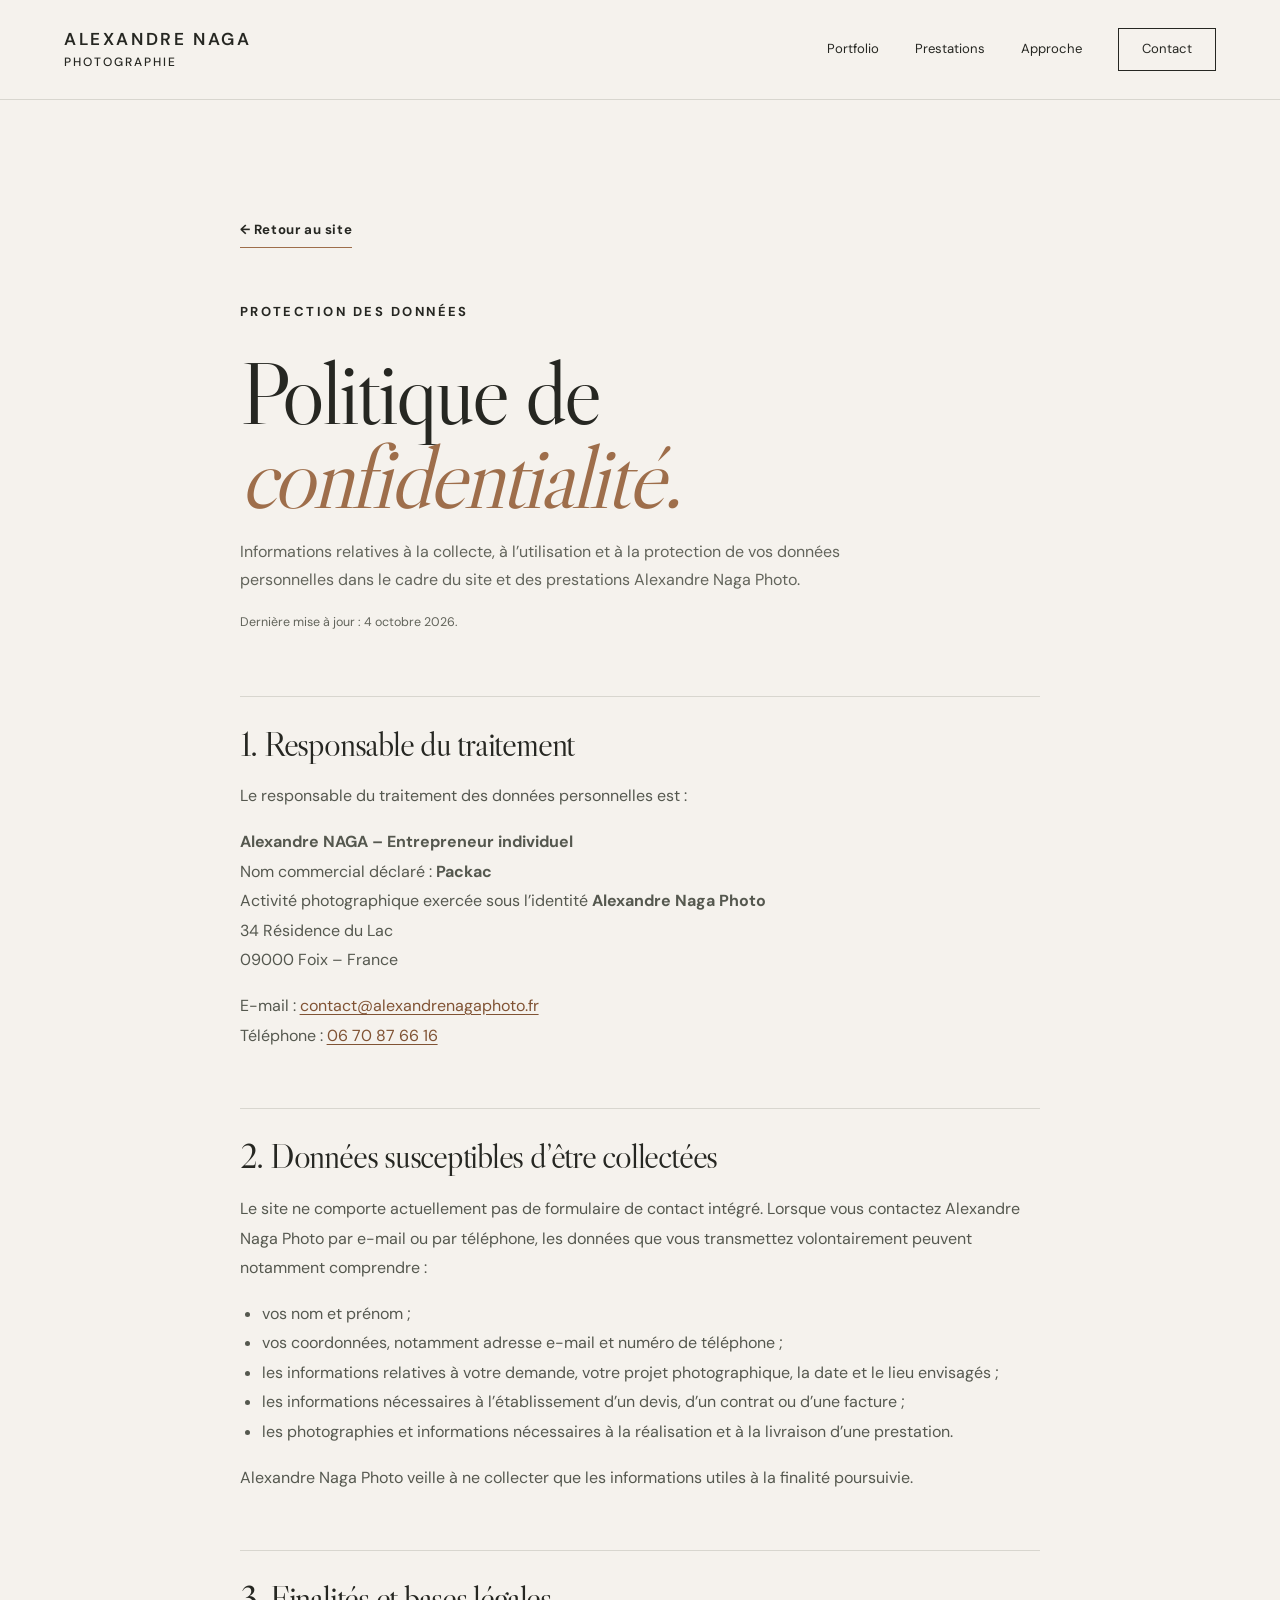
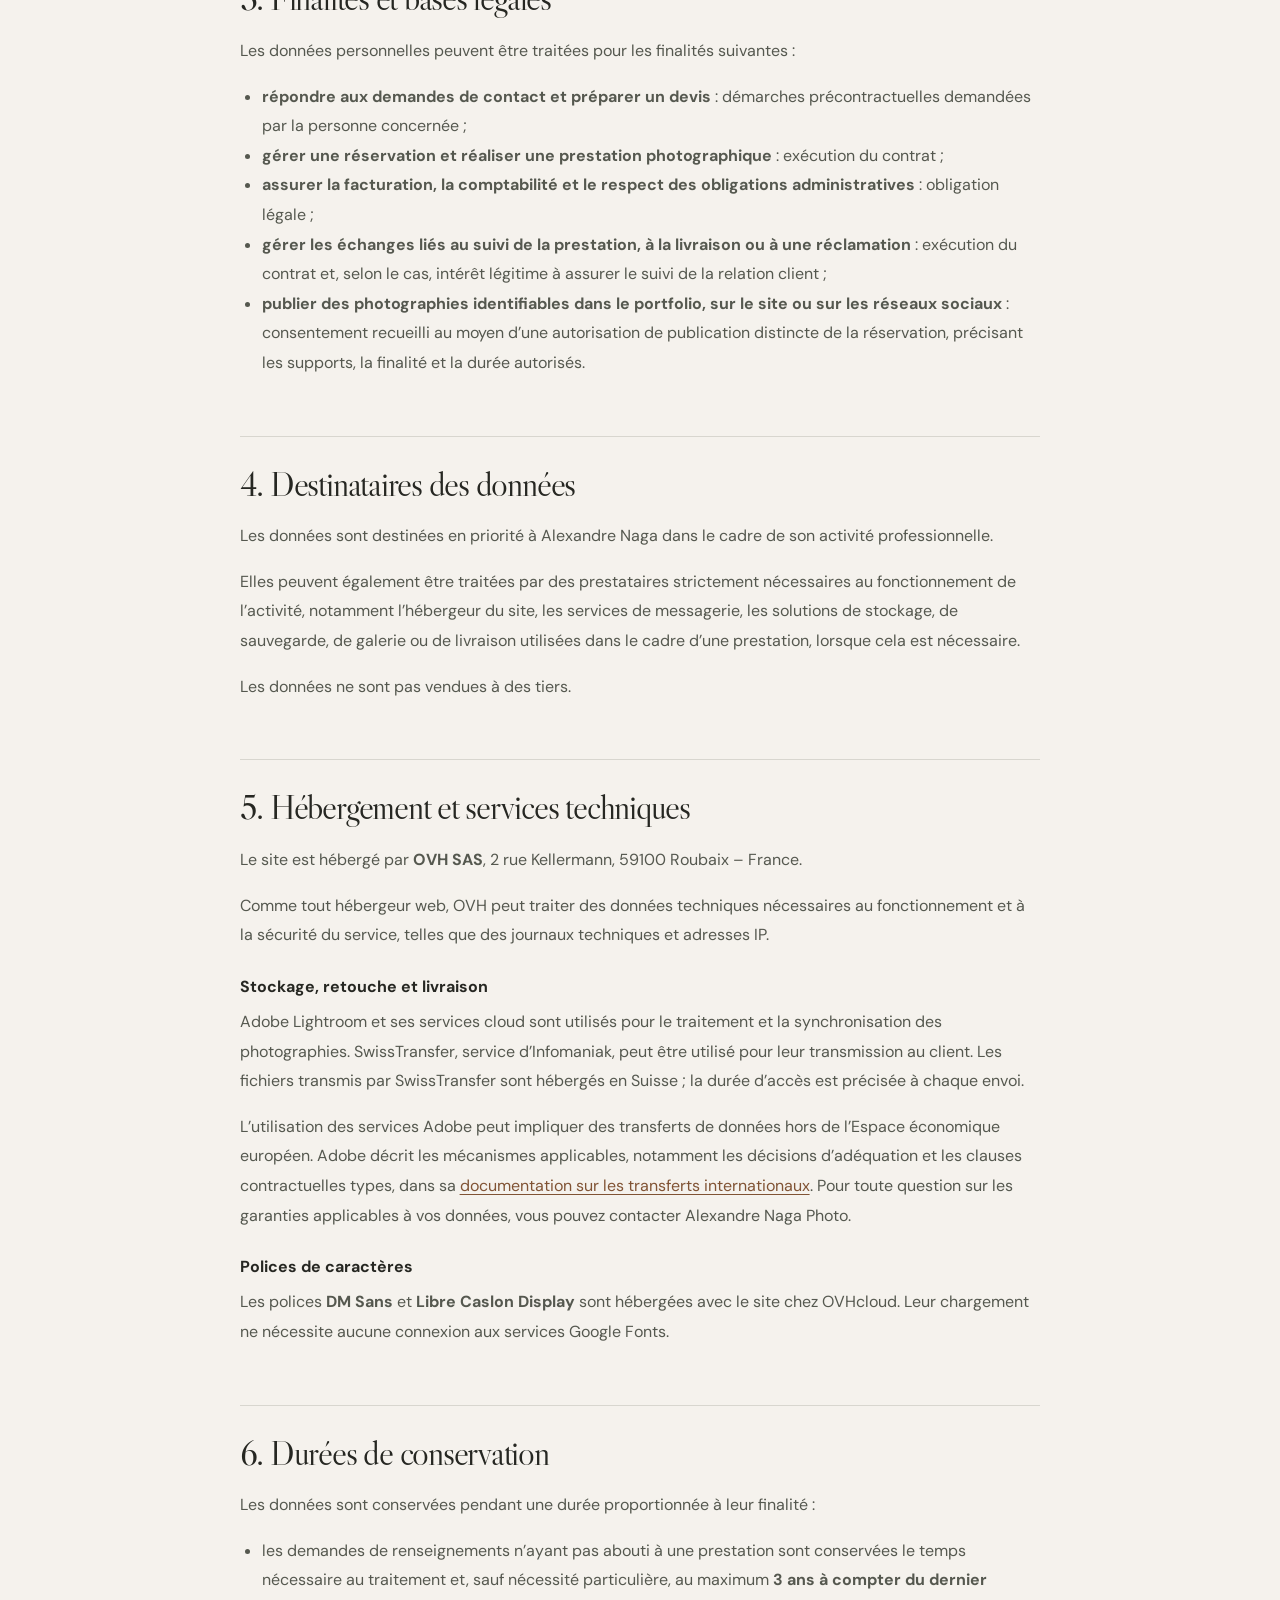
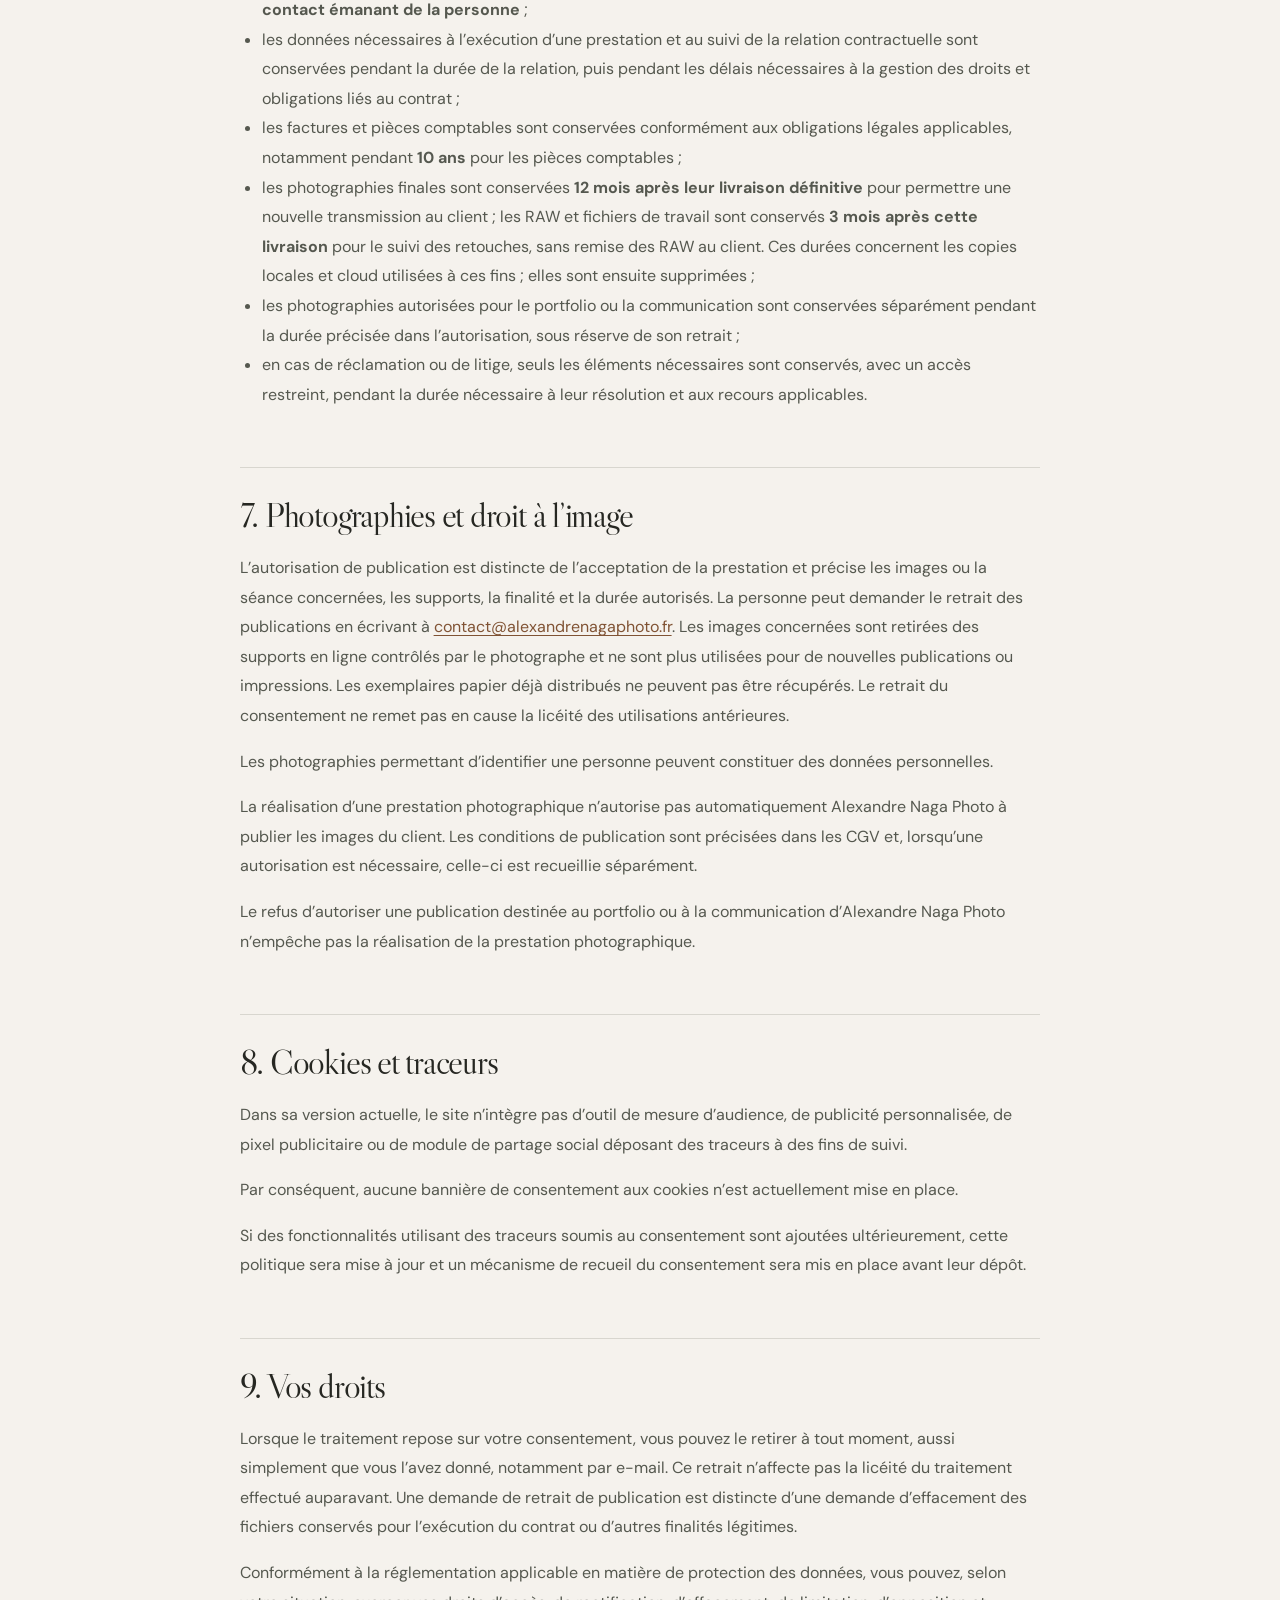
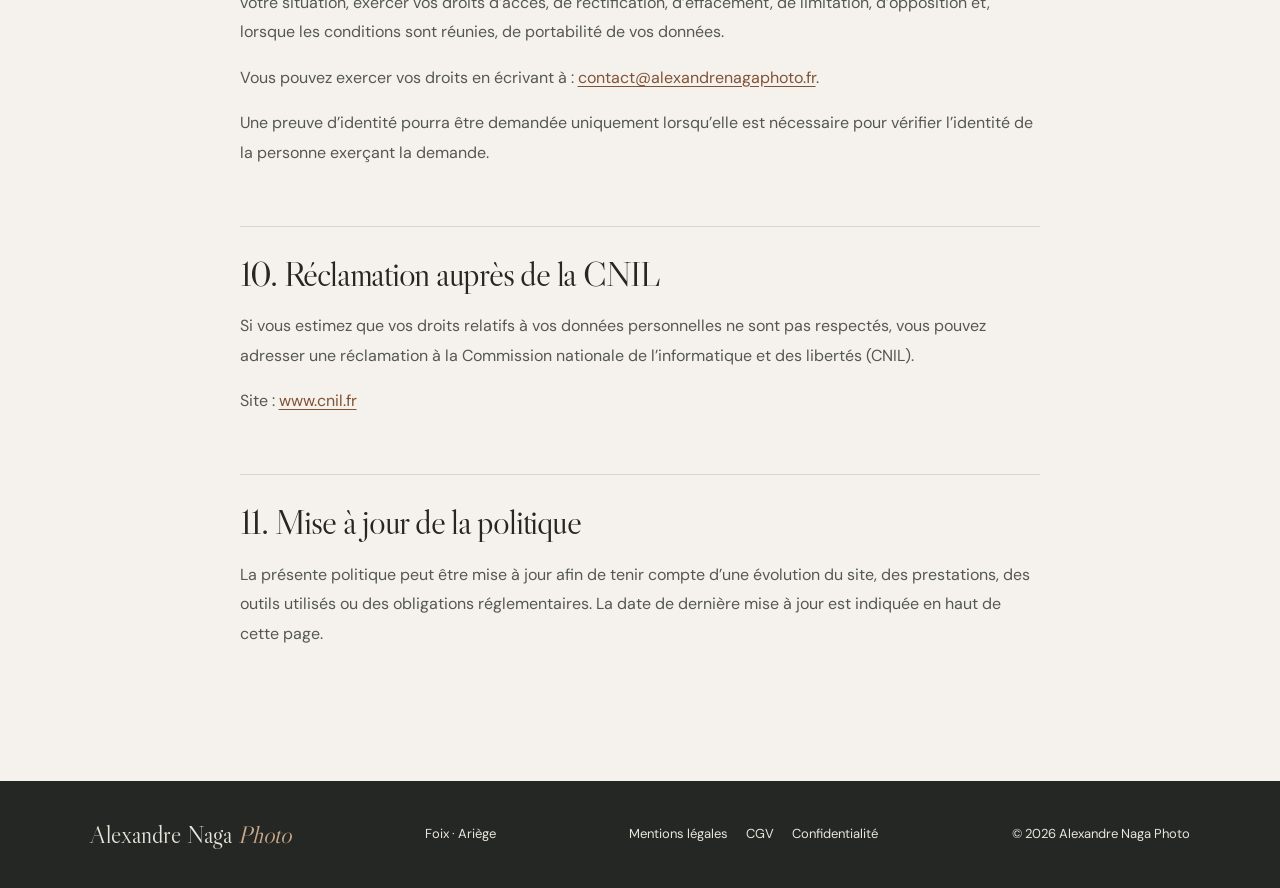
<file: politique-confidentialite.html>
<!doctype html>
<html lang="fr">
<head>
  <meta charset="utf-8">
  <meta name="viewport" content="width=device-width, initial-scale=1">
  <meta name="theme-color" content="#f5f2ed">
  <meta name="description" content="Politique de confidentialité et informations RGPD du site Alexandre Naga Photo.">
  <title>Politique de confidentialité — Alexandre Naga Photo</title>
  <!-- Aperçu des liens partagés -->
  <meta property="og:type" content="website">
  <meta property="og:locale" content="fr_FR">
  <meta property="og:site_name" content="Alexandre Naga Photo">
  <meta property="og:title" content="Politique de confidentialité — Alexandre Naga Photo">
  <meta property="og:description" content="Politique de confidentialité et informations RGPD du site Alexandre Naga Photo.">
  <meta property="og:url" content="https://alexandrenagaphoto.fr/politique-confidentialite.html">
  <meta property="og:image" content="https://alexandrenagaphoto.fr/assets/partage/alexandre-naga-photo.jpg">
  <meta property="og:image:type" content="image/jpeg">
  <meta property="og:image:width" content="1200">
  <meta property="og:image:height" content="630">
  <meta property="og:image:alt" content="Alexandre Naga Photo — Photographe à Foix en Ariège, portrait en extérieur">
  <meta name="twitter:card" content="summary_large_image">
  <meta name="twitter:title" content="Politique de confidentialité — Alexandre Naga Photo">
  <meta name="twitter:description" content="Politique de confidentialité et informations RGPD du site Alexandre Naga Photo.">
  <meta name="twitter:image" content="https://alexandrenagaphoto.fr/assets/partage/alexandre-naga-photo.jpg">
  <meta name="twitter:image:alt" content="Alexandre Naga Photo — Photographe à Foix en Ariège, portrait en extérieur">

  <link rel="icon" href="/favicon.png" type="image/png" sizes="48x48">
  <link rel="icon" href="/favicon.svg" type="image/svg+xml" sizes="any">
  <link rel="apple-touch-icon" href="/apple-touch-icon.png" sizes="180x180">
  <link rel="stylesheet" href="./styles.css">
  <link rel="canonical" href="https://alexandrenagaphoto.fr/politique-confidentialite.html">
  <script src="/script.js" defer></script>
  <script type="application/ld+json">{"@context":"https://schema.org","@graph":[{"@type":"BreadcrumbList","@id":"https://alexandrenagaphoto.fr/politique-confidentialite.html#fil-ariane","itemListElement":[{"@type":"ListItem","position":1,"name":"Accueil","item":"https://alexandrenagaphoto.fr/"},{"@type":"ListItem","position":2,"name":"Confidentialité","item":"https://alexandrenagaphoto.fr/politique-confidentialite.html"}]},{"@type":"WebPage","@id":"https://alexandrenagaphoto.fr/politique-confidentialite.html#page","url":"https://alexandrenagaphoto.fr/politique-confidentialite.html","name":"Politique de confidentialité — Alexandre Naga Photo","description":"Politique de confidentialité et informations RGPD du site Alexandre Naga Photo.","inLanguage":"fr-FR","isPartOf":{"@id":"https://alexandrenagaphoto.fr/#site"},"about":{"@id":"https://alexandrenagaphoto.fr/#entreprise"},"breadcrumb":{"@id":"https://alexandrenagaphoto.fr/politique-confidentialite.html#fil-ariane"}}]}</script>
</head>
<body>
<a class="skip-link" href="#main">Aller au contenu</a>


<header class="site-header" id="haut">
  <a href="/#haut" class="brand" aria-label="Alexandre Naga Photographie — accueil"><span>ALEXANDRE NAGA</span><small>PHOTOGRAPHIE</small></a>
  <button class="menu-toggle" aria-label="Menu" aria-controls="main-nav" aria-expanded="false"><span></span><span></span></button>
  <nav id="main-nav" class="nav" aria-label="Navigation principale">
    <a href="/#portfolio">Portfolio</a>
    <a href="/#prestations">Prestations</a>
    <a href="/#approche">Approche</a>
    <a class="nav-contact" href="/#contact">Contact</a>
  </nav>
</header>

<main id="main" tabindex="-1" class="legal-page section-pad">
  <a class="text-link legal-back" href="/">← Retour au site</a>

  <header class="legal-header">
    <span class="eyebrow">Protection des données</span>
    <h1>Politique de<br><em>confidentialité.</em></h1>
    <p>Informations relatives à la collecte, à l’utilisation et à la protection de vos données personnelles dans le cadre du site et des prestations Alexandre Naga Photo.</p>
    <p class="legal-update">Dernière mise à jour : 4 octobre 2026.</p>
  </header>

  <div class="legal-content">

    <section class="legal-section">
      <h2>1. Responsable du traitement</h2>
      <p>Le responsable du traitement des données personnelles est :</p>
      <p><strong>Alexandre NAGA – Entrepreneur individuel</strong><br>
      Nom commercial déclaré : <strong>Packac</strong><br>
      Activité photographique exercée sous l’identité <strong>Alexandre Naga Photo</strong><br>
      34 Résidence du Lac<br>
      09000 Foix – France</p>
      <p>E-mail : <a href="mailto:contact@alexandrenagaphoto.fr">contact@alexandrenagaphoto.fr</a><br>
      Téléphone : <a href="tel:+33670876616">06 70 87 66 16</a></p>
    </section>

    <section class="legal-section">
      <h2>2. Données susceptibles d’être collectées</h2>
      <p>Le site ne comporte actuellement pas de formulaire de contact intégré. Lorsque vous contactez Alexandre Naga Photo par e-mail ou par téléphone, les données que vous transmettez volontairement peuvent notamment comprendre :</p>
      <ul>
        <li>vos nom et prénom ;</li>
        <li>vos coordonnées, notamment adresse e-mail et numéro de téléphone ;</li>
        <li>les informations relatives à votre demande, votre projet photographique, la date et le lieu envisagés ;</li>
        <li>les informations nécessaires à l’établissement d’un devis, d’un contrat ou d’une facture ;</li>
        <li>les photographies et informations nécessaires à la réalisation et à la livraison d’une prestation.</li>
      </ul>
      <p>Alexandre Naga Photo veille à ne collecter que les informations utiles à la finalité poursuivie.</p>
    </section>

    <section class="legal-section">
      <h2>3. Finalités et bases légales</h2>
      <p>Les données personnelles peuvent être traitées pour les finalités suivantes :</p>
      <ul>
        <li><strong>répondre aux demandes de contact et préparer un devis</strong> : démarches précontractuelles demandées par la personne concernée ;</li>
        <li><strong>gérer une réservation et réaliser une prestation photographique</strong> : exécution du contrat ;</li>
        <li><strong>assurer la facturation, la comptabilité et le respect des obligations administratives</strong> : obligation légale ;</li>
        <li><strong>gérer les échanges liés au suivi de la prestation, à la livraison ou à une réclamation</strong> : exécution du contrat et, selon le cas, intérêt légitime à assurer le suivi de la relation client ;</li>
        <li><strong>publier des photographies identifiables dans le portfolio, sur le site ou sur les réseaux sociaux</strong> : consentement recueilli au moyen d’une autorisation de publication distincte de la réservation, précisant les supports, la finalité et la durée autorisés.</li>
      </ul>
    </section>

    <section class="legal-section">
      <h2>4. Destinataires des données</h2>
      <p>Les données sont destinées en priorité à Alexandre Naga dans le cadre de son activité professionnelle.</p>
      <p>Elles peuvent également être traitées par des prestataires strictement nécessaires au fonctionnement de l’activité, notamment l’hébergeur du site, les services de messagerie, les solutions de stockage, de sauvegarde, de galerie ou de livraison utilisées dans le cadre d’une prestation, lorsque cela est nécessaire.</p>
      <p>Les données ne sont pas vendues à des tiers.</p>
    </section>

    <section class="legal-section">
      <h2>5. Hébergement et services techniques</h2>
      <p>Le site est hébergé par <strong>OVH SAS</strong>, 2 rue Kellermann, 59100 Roubaix – France.</p>
      <p>Comme tout hébergeur web, OVH peut traiter des données techniques nécessaires au fonctionnement et à la sécurité du service, telles que des journaux techniques et adresses IP.</p>
      <h3>Stockage, retouche et livraison</h3><p>Adobe Lightroom et ses services cloud sont utilisés pour le traitement et la synchronisation des photographies. SwissTransfer, service d’Infomaniak, peut être utilisé pour leur transmission au client. Les fichiers transmis par SwissTransfer sont hébergés en Suisse ; la durée d’accès est précisée à chaque envoi.</p><p>L’utilisation des services Adobe peut impliquer des transferts de données hors de l’Espace économique européen. Adobe décrit les mécanismes applicables, notamment les décisions d’adéquation et les clauses contractuelles types, dans sa <a href="https://www.adobe.com/fr/privacy/eudatatransfers.html" rel="noopener noreferrer">documentation sur les transferts internationaux</a>. Pour toute question sur les garanties applicables à vos données, vous pouvez contacter Alexandre Naga Photo.</p><h3>Polices de caractères</h3>
      <p>Les polices <strong>DM Sans</strong> et <strong>Libre Caslon Display</strong> sont hébergées avec le site chez OVHcloud. Leur chargement ne nécessite aucune connexion aux services Google Fonts.</p>
    </section>

    <section class="legal-section">
      <h2>6. Durées de conservation</h2>
      <p>Les données sont conservées pendant une durée proportionnée à leur finalité :</p>
      <ul>
        <li>les demandes de renseignements n’ayant pas abouti à une prestation sont conservées le temps nécessaire au traitement et, sauf nécessité particulière, au maximum <strong>3 ans à compter du dernier contact émanant de la personne</strong> ;</li>
        <li>les données nécessaires à l’exécution d’une prestation et au suivi de la relation contractuelle sont conservées pendant la durée de la relation, puis pendant les délais nécessaires à la gestion des droits et obligations liés au contrat ;</li>
        <li>les factures et pièces comptables sont conservées conformément aux obligations légales applicables, notamment pendant <strong>10 ans</strong> pour les pièces comptables ;</li>
        <li>les photographies finales sont conservées <strong>12 mois après leur livraison définitive</strong> pour permettre une nouvelle transmission au client ; les RAW et fichiers de travail sont conservés <strong>3 mois après cette livraison</strong> pour le suivi des retouches, sans remise des RAW au client. Ces durées concernent les copies locales et cloud utilisées à ces fins ; elles sont ensuite supprimées ;</li><li>les photographies autorisées pour le portfolio ou la communication sont conservées séparément pendant la durée précisée dans l’autorisation, sous réserve de son retrait ;</li><li>en cas de réclamation ou de litige, seuls les éléments nécessaires sont conservés, avec un accès restreint, pendant la durée nécessaire à leur résolution et aux recours applicables.</li>
      </ul>
    </section>

    <section class="legal-section">
      <h2>7. Photographies et droit à l’image</h2><p>L’autorisation de publication est distincte de l’acceptation de la prestation et précise les images ou la séance concernées, les supports, la finalité et la durée autorisés. La personne peut demander le retrait des publications en écrivant à <a href="mailto:contact@alexandrenagaphoto.fr">contact@alexandrenagaphoto.fr</a>. Les images concernées sont retirées des supports en ligne contrôlés par le photographe et ne sont plus utilisées pour de nouvelles publications ou impressions. Les exemplaires papier déjà distribués ne peuvent pas être récupérés. Le retrait du consentement ne remet pas en cause la licéité des utilisations antérieures.</p>
      <p>Les photographies permettant d’identifier une personne peuvent constituer des données personnelles.</p>
      <p>La réalisation d’une prestation photographique n’autorise pas automatiquement Alexandre Naga Photo à publier les images du client. Les conditions de publication sont précisées dans les CGV et, lorsqu’une autorisation est nécessaire, celle-ci est recueillie séparément.</p>
      <p>Le refus d’autoriser une publication destinée au portfolio ou à la communication d’Alexandre Naga Photo n’empêche pas la réalisation de la prestation photographique.</p>
    </section>

    <section class="legal-section">
      <h2>8. Cookies et traceurs</h2>
      <p>Dans sa version actuelle, le site n’intègre pas d’outil de mesure d’audience, de publicité personnalisée, de pixel publicitaire ou de module de partage social déposant des traceurs à des fins de suivi.</p>
      <p>Par conséquent, aucune bannière de consentement aux cookies n’est actuellement mise en place.</p>
      <p>Si des fonctionnalités utilisant des traceurs soumis au consentement sont ajoutées ultérieurement, cette politique sera mise à jour et un mécanisme de recueil du consentement sera mis en place avant leur dépôt.</p>
    </section>

    <section class="legal-section">
      <h2>9. Vos droits</h2><p>Lorsque le traitement repose sur votre consentement, vous pouvez le retirer à tout moment, aussi simplement que vous l’avez donné, notamment par e-mail. Ce retrait n’affecte pas la licéité du traitement effectué auparavant. Une demande de retrait de publication est distincte d’une demande d’effacement des fichiers conservés pour l’exécution du contrat ou d’autres finalités légitimes.</p>
      <p>Conformément à la réglementation applicable en matière de protection des données, vous pouvez, selon votre situation, exercer vos droits d’accès, de rectification, d’effacement, de limitation, d’opposition et, lorsque les conditions sont réunies, de portabilité de vos données.</p>
      <p>Vous pouvez exercer vos droits en écrivant à : <a href="mailto:contact@alexandrenagaphoto.fr">contact@alexandrenagaphoto.fr</a>.</p>
      <p>Une preuve d’identité pourra être demandée uniquement lorsqu’elle est nécessaire pour vérifier l’identité de la personne exerçant la demande.</p>
    </section>

    <section class="legal-section">
      <h2>10. Réclamation auprès de la CNIL</h2>
      <p>Si vous estimez que vos droits relatifs à vos données personnelles ne sont pas respectés, vous pouvez adresser une réclamation à la Commission nationale de l’informatique et des libertés (CNIL).</p>
      <p>Site : <a href="https://www.cnil.fr" rel="noopener noreferrer">www.cnil.fr</a></p>
    </section>

    <section class="legal-section">
      <h2>11. Mise à jour de la politique</h2>
      <p>La présente politique peut être mise à jour afin de tenir compte d’une évolution du site, des prestations, des outils utilisés ou des obligations réglementaires. La date de dernière mise à jour est indiquée en haut de cette page.</p>
    </section>

  </div>
</main>

<footer>
  <a href="/#haut" class="footer-brand">Alexandre Naga <span>Photo</span></a>
  <span>Foix · Ariège</span>
  <nav class="footer-legal" aria-label="Informations légales">
    <a href="./mentions-legales.html">Mentions légales</a>
    <a href="./cgv.html">CGV</a>
    <a href="./politique-confidentialite.html">Confidentialité</a>
  </nav>
  <span>© 2026 Alexandre Naga Photo</span>
</footer>


</body>
</html>
</file>
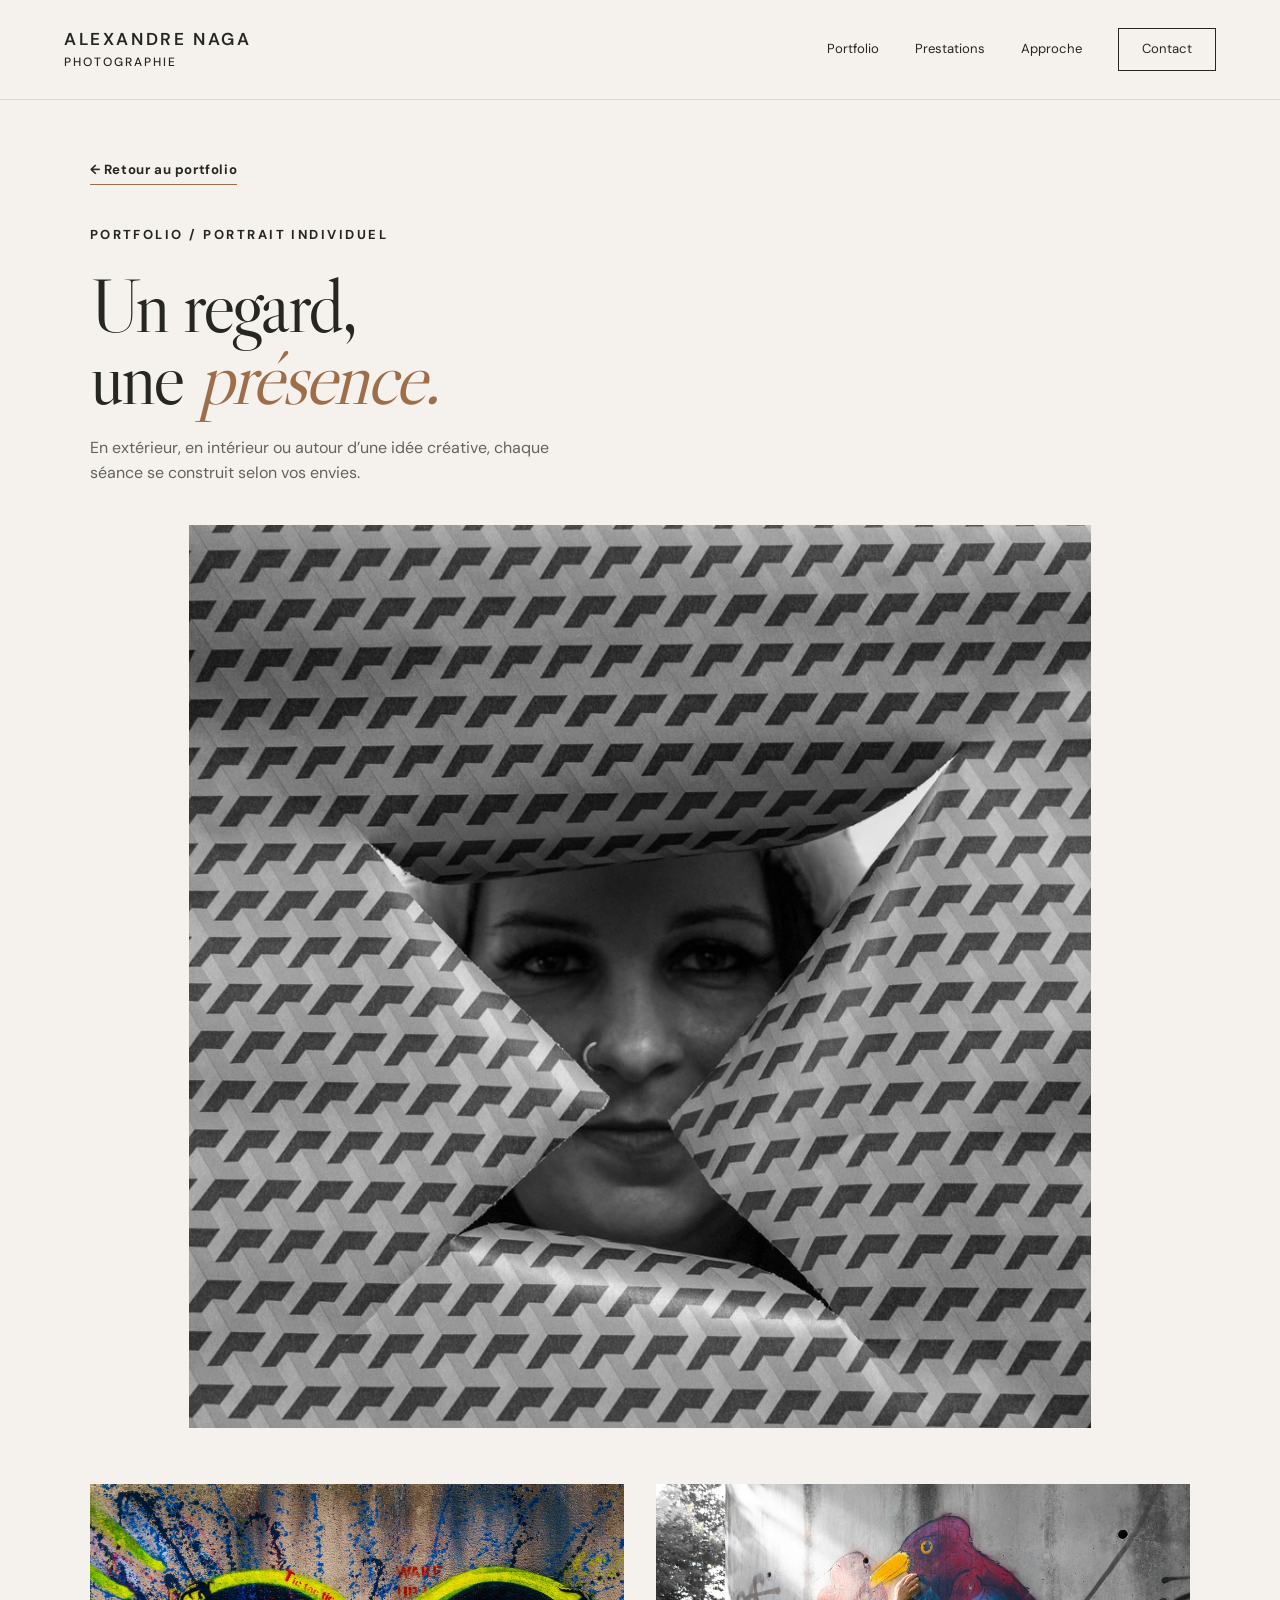
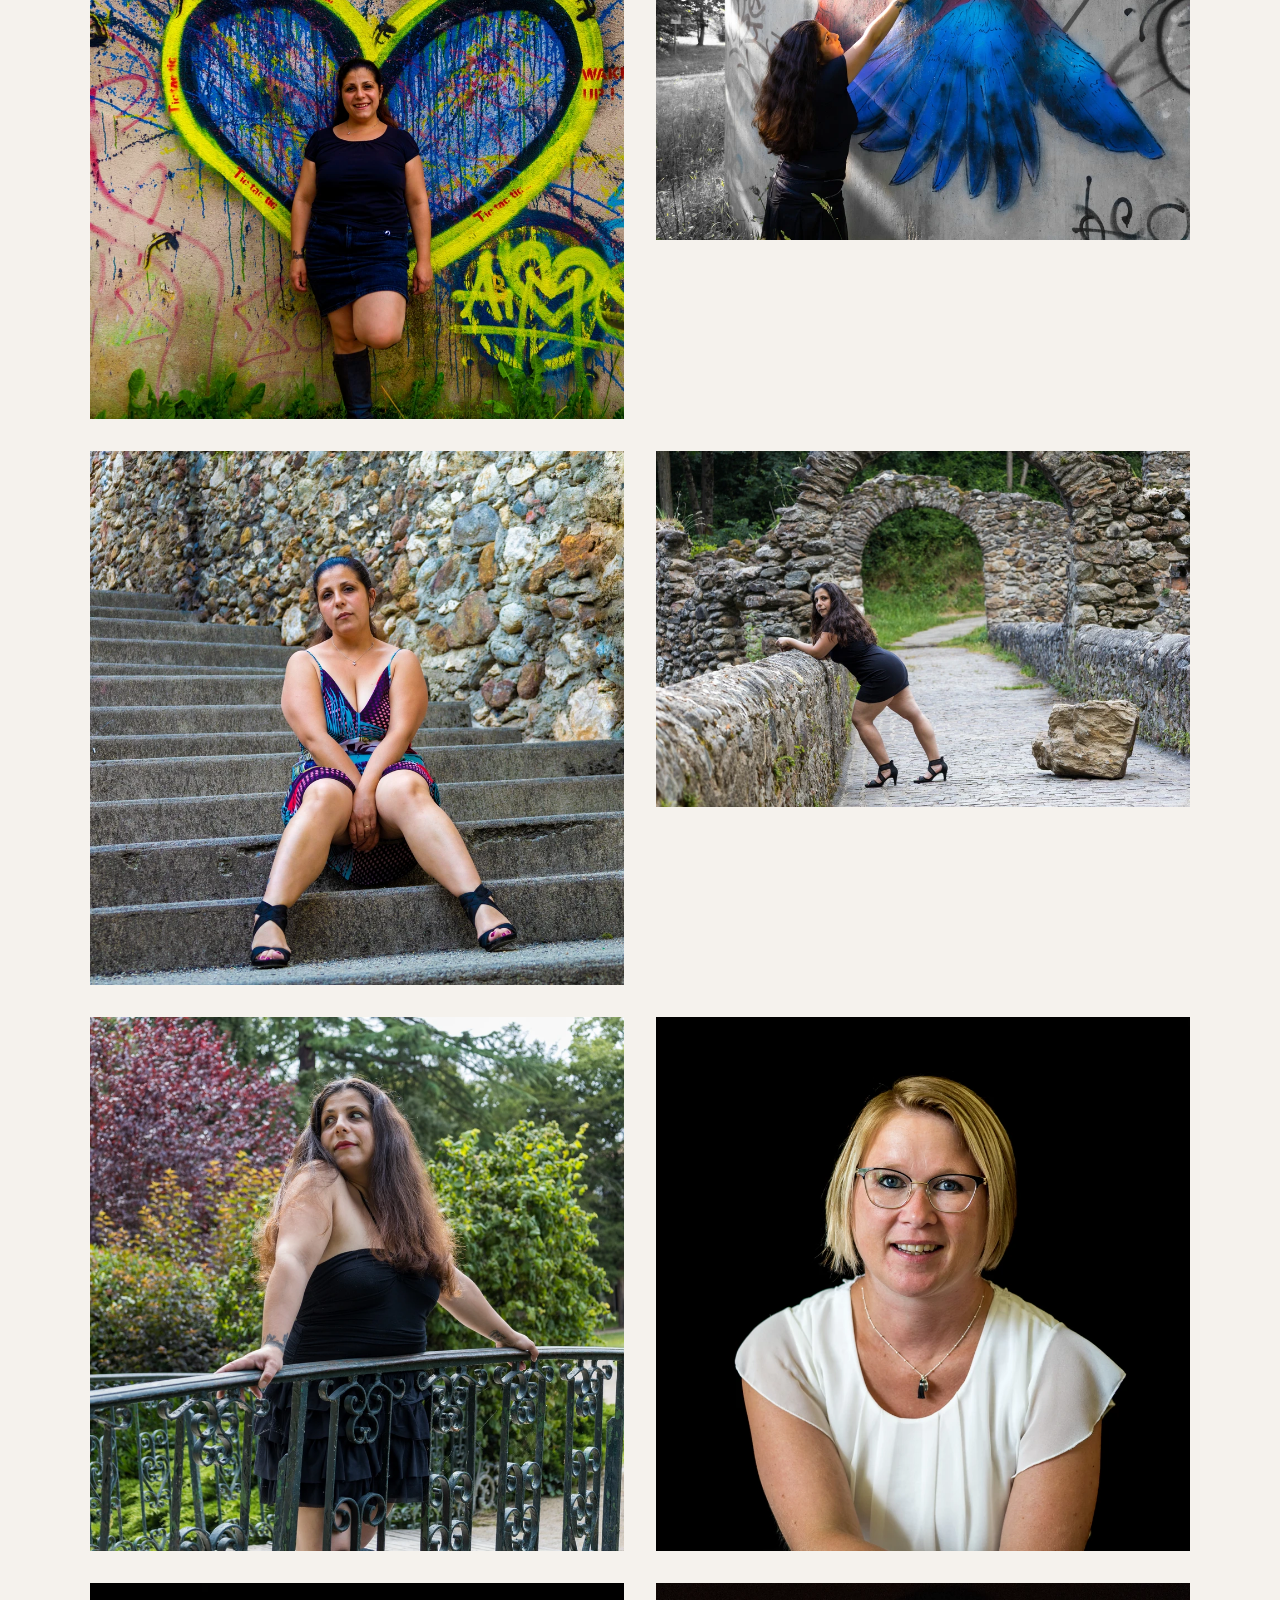
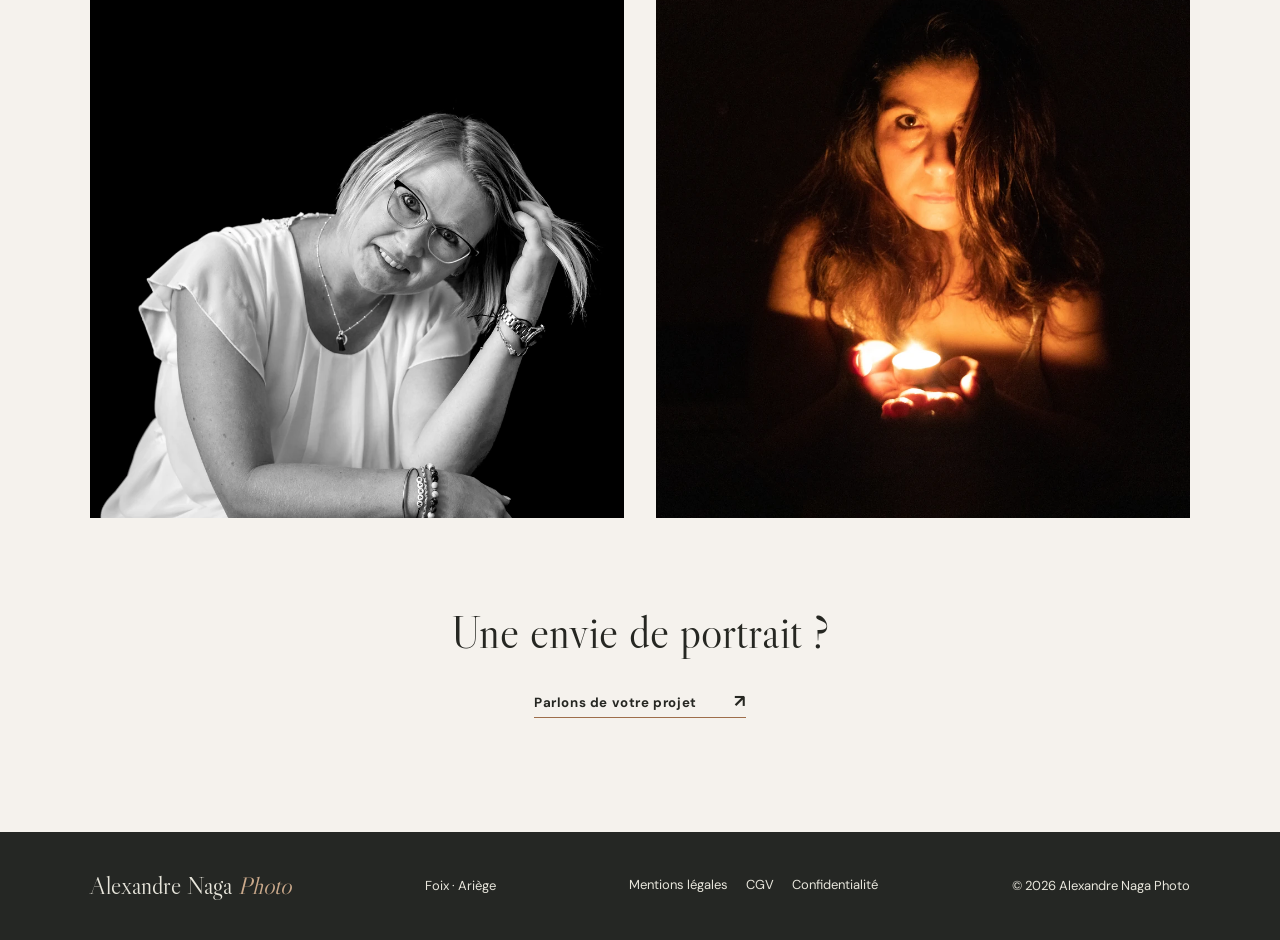
<file: portrait-individuel.html>
<!doctype html>
<html lang="fr">
<head>
  <meta charset="utf-8">
  <meta name="viewport" content="width=device-width, initial-scale=1">
  <meta name="theme-color" content="#f5f2ed">
  <meta name="description" content="Découvrez les portraits individuels d’Alexandre Naga Photo, photographe à Foix en Ariège. Des séances en extérieur ou en intérieur, selon vos envies.">
  <title>Portraits à Foix en Ariège | Alexandre Naga Photo</title>
  <!-- Aperçu des liens partagés -->
  <meta property="og:type" content="website">
  <meta property="og:locale" content="fr_FR">
  <meta property="og:site_name" content="Alexandre Naga Photo">
  <meta property="og:title" content="Portraits à Foix en Ariège | Alexandre Naga Photo">
  <meta property="og:description" content="Découvrez les portraits individuels d’Alexandre Naga Photo, photographe à Foix en Ariège. Des séances en extérieur ou en intérieur, selon vos envies.">
  <meta property="og:url" content="https://alexandrenagaphoto.fr/portrait-individuel.html">
  <meta property="og:image" content="https://alexandrenagaphoto.fr/assets/partage/alexandre-naga-photo.jpg">
  <meta property="og:image:type" content="image/jpeg">
  <meta property="og:image:width" content="1200">
  <meta property="og:image:height" content="630">
  <meta property="og:image:alt" content="Alexandre Naga Photo — Photographe à Foix en Ariège, portrait en extérieur">
  <meta name="twitter:card" content="summary_large_image">
  <meta name="twitter:title" content="Portraits à Foix en Ariège | Alexandre Naga Photo">
  <meta name="twitter:description" content="Découvrez les portraits individuels d’Alexandre Naga Photo, photographe à Foix en Ariège. Des séances en extérieur ou en intérieur, selon vos envies.">
  <meta name="twitter:image" content="https://alexandrenagaphoto.fr/assets/partage/alexandre-naga-photo.jpg">
  <meta name="twitter:image:alt" content="Alexandre Naga Photo — Photographe à Foix en Ariège, portrait en extérieur">

  <link rel="icon" href="/favicon.png" type="image/png" sizes="48x48">
  <link rel="icon" href="/favicon.svg" type="image/svg+xml" sizes="any">
  <link rel="apple-touch-icon" href="/apple-touch-icon.png" sizes="180x180">
  <link rel="stylesheet" href="./styles.css">
  <link rel="canonical" href="https://alexandrenagaphoto.fr/portrait-individuel.html">
  <script src="/script.js" defer></script>
  <script type="application/ld+json">{"@context":"https://schema.org","@graph":[{"@type":"BreadcrumbList","@id":"https://alexandrenagaphoto.fr/portrait-individuel.html#fil-ariane","itemListElement":[{"@type":"ListItem","position":1,"name":"Accueil","item":"https://alexandrenagaphoto.fr/"},{"@type":"ListItem","position":2,"name":"Portrait individuel","item":"https://alexandrenagaphoto.fr/portrait-individuel.html"}]},{"@type":"CollectionPage","@id":"https://alexandrenagaphoto.fr/portrait-individuel.html#page","url":"https://alexandrenagaphoto.fr/portrait-individuel.html","name":"Portraits à Foix en Ariège | Alexandre Naga Photo","description":"Découvrez les portraits individuels d’Alexandre Naga Photo, photographe à Foix en Ariège. Des séances en extérieur ou en intérieur, selon vos envies.","inLanguage":"fr-FR","isPartOf":{"@id":"https://alexandrenagaphoto.fr/#site"},"about":{"@id":"https://alexandrenagaphoto.fr/#entreprise"},"breadcrumb":{"@id":"https://alexandrenagaphoto.fr/portrait-individuel.html#fil-ariane"}}]}</script>
</head>
<body>
<a class="skip-link" href="#main">Aller au contenu</a>

  <header class="site-header" id="haut">
    <a href="/#haut" class="brand" aria-label="Alexandre Naga Photographie — accueil"><span>ALEXANDRE NAGA</span><small>PHOTOGRAPHIE</small></a>
    <button class="menu-toggle" aria-label="Menu" aria-controls="main-nav" aria-expanded="false"><span></span><span></span></button>
    <nav id="main-nav" class="nav" aria-label="Navigation principale">
      <a href="/#portfolio">Portfolio</a><a href="/#prestations">Prestations</a><a href="/#approche">Approche</a><a class="nav-contact" href="/#contact">Contact</a>
    </nav>
  </header>
<main id="main" tabindex="-1" class="portrait-page section-pad">
<a class="text-link" href="/#portfolio">← Retour au portfolio</a>
<div class="portrait-intro"><span class="eyebrow">Portfolio / Portrait individuel</span><h1>Un regard,<br>une <em>présence.</em></h1><p>En extérieur, en intérieur ou autour d’une idée créative, chaque séance se construit selon vos envies.</p></div>
<div class="portrait-grid" role="group" aria-label="Galerie de portraits individuels">
<figure class="portrait-frame"><a class="portrait-open" href="./assets/portraits/IMG_1218.jpg" aria-label="Agrandir : Portrait en noir et blanc, visage encadré par une ouverture dans du papier à motifs"><img alt="Portrait en noir et blanc, visage encadré par une ouverture dans du papier à motifs" loading="eager" src="./assets/web/portraits/IMG_1218-960.webp" srcset="./assets/web/portraits/IMG_1218-480.webp 480w, ./assets/web/portraits/IMG_1218-960.webp 960w, ./assets/web/portraits/IMG_1218-1440.webp 1440w" sizes="(max-width: 620px) 88vw, 71vw" width="2560" height="2560" decoding="async" data-full="./assets/portraits/IMG_1218.jpg"></a></figure>
<figure class="portrait-frame"><a class="portrait-open" href="./assets/portraits/IMG_1851.jpg" aria-label="Agrandir : Portrait en extérieur devant un grand cœur peint sur un mur coloré"><img alt="Portrait en extérieur devant un grand cœur peint sur un mur coloré" loading="lazy" src="./assets/web/portraits/IMG_1851-960.webp" srcset="./assets/web/portraits/IMG_1851-480.webp 480w, ./assets/web/portraits/IMG_1851-960.webp 960w, ./assets/web/portraits/IMG_1851-1440.webp 1440w" sizes="(max-width: 620px) 88vw, 43vw" width="2560" height="2560" decoding="async" data-full="./assets/portraits/IMG_1851.jpg"></a></figure>
<figure class="portrait-frame"><a class="portrait-open" href="./assets/portraits/IMG_1934.jpg" aria-label="Agrandir : Modèle levant la main vers un oiseau peint sur une fresque murale"><img alt="Modèle levant la main vers un oiseau peint sur une fresque murale" loading="lazy" src="./assets/web/portraits/IMG_1934-960.webp" srcset="./assets/web/portraits/IMG_1934-480.webp 480w, ./assets/web/portraits/IMG_1934-960.webp 960w, ./assets/web/portraits/IMG_1934-1440.webp 1440w" sizes="(max-width: 620px) 88vw, 43vw" width="2560" height="1707" decoding="async" data-full="./assets/portraits/IMG_1934.jpg"></a></figure>
<figure class="portrait-frame"><a class="portrait-open" href="./assets/portraits/IMG_1970.jpg" aria-label="Agrandir : Portrait en extérieur, modèle assis sur des marches devant un mur en pierre"><img alt="Portrait en extérieur, modèle assis sur des marches devant un mur en pierre" loading="lazy" src="./assets/web/portraits/IMG_1970-960.webp" srcset="./assets/web/portraits/IMG_1970-480.webp 480w, ./assets/web/portraits/IMG_1970-960.webp 960w, ./assets/web/portraits/IMG_1970-1440.webp 1440w" sizes="(max-width: 620px) 88vw, 43vw" width="2560" height="2560" decoding="async" data-full="./assets/portraits/IMG_1970.jpg"></a></figure>
<figure class="portrait-frame"><a class="portrait-open" href="./assets/portraits/IMG_2077.jpg" aria-label="Agrandir : Modèle appuyé sur un muret devant une arche en pierre, en extérieur"><img alt="Modèle appuyé sur un muret devant une arche en pierre, en extérieur" loading="lazy" src="./assets/web/portraits/IMG_2077-960.webp" srcset="./assets/web/portraits/IMG_2077-480.webp 480w, ./assets/web/portraits/IMG_2077-960.webp 960w, ./assets/web/portraits/IMG_2077-1440.webp 1440w" sizes="(max-width: 620px) 88vw, 43vw" width="2560" height="1707" decoding="async" data-full="./assets/portraits/IMG_2077.jpg"></a></figure>
<figure class="portrait-frame"><a class="portrait-open" href="./assets/portraits/IMG_2679.jpg" aria-label="Agrandir : Portrait en extérieur près d’une rambarde, dans un jardin aux feuillages verts et rouges"><img alt="Portrait en extérieur près d’une rambarde, dans un jardin aux feuillages verts et rouges" loading="lazy" src="./assets/web/portraits/IMG_2679-960.webp" srcset="./assets/web/portraits/IMG_2679-480.webp 480w, ./assets/web/portraits/IMG_2679-960.webp 960w, ./assets/web/portraits/IMG_2679-1440.webp 1440w, ./assets/web/portraits/IMG_2679-1920.webp 1920w" sizes="(max-width: 620px) 88vw, 43vw" width="2560" height="2560" decoding="async" data-full="./assets/portraits/IMG_2679.jpg"></a></figure>
<figure class="portrait-frame"><a class="portrait-open" href="./assets/portraits/IMG_3299.jpg" aria-label="Agrandir : Portrait souriant sur fond noir, avec lunettes et haut blanc"><img alt="Portrait souriant sur fond noir, avec lunettes et haut blanc" loading="lazy" src="./assets/web/portraits/IMG_3299-960.webp" srcset="./assets/web/portraits/IMG_3299-480.webp 480w, ./assets/web/portraits/IMG_3299-960.webp 960w, ./assets/web/portraits/IMG_3299-1440.webp 1440w" sizes="(max-width: 620px) 88vw, 43vw" width="2560" height="2560" decoding="async" data-full="./assets/portraits/IMG_3299.jpg"></a></figure>
<figure class="portrait-frame"><a class="portrait-open" href="./assets/portraits/IMG_3303.jpg" aria-label="Agrandir : Portrait en noir et blanc sur fond sombre, tête inclinée et main dans les cheveux"><img alt="Portrait en noir et blanc sur fond sombre, tête inclinée et main dans les cheveux" loading="lazy" src="./assets/web/portraits/IMG_3303-960.webp" srcset="./assets/web/portraits/IMG_3303-480.webp 480w, ./assets/web/portraits/IMG_3303-960.webp 960w, ./assets/web/portraits/IMG_3303-1440.webp 1440w" sizes="(max-width: 620px) 88vw, 43vw" width="2560" height="2560" decoding="async" data-full="./assets/portraits/IMG_3303.jpg"></a></figure>
<figure class="portrait-frame"><a class="portrait-open" href="./assets/portraits/IMG_5293.jpg" aria-label="Agrandir : Portrait sur fond sombre, visage éclairé par des bougies tenues dans les mains"><img alt="Portrait sur fond sombre, visage éclairé par des bougies tenues dans les mains" loading="lazy" src="./assets/web/portraits/IMG_5293-960.webp" srcset="./assets/web/portraits/IMG_5293-480.webp 480w, ./assets/web/portraits/IMG_5293-960.webp 960w, ./assets/web/portraits/IMG_5293-1440.webp 1440w" sizes="(max-width: 620px) 88vw, 43vw" width="2560" height="2560" decoding="async" data-full="./assets/portraits/IMG_5293.jpg"></a></figure>
</div>
<div class="portrait-outro"><p>Une envie de portrait ?</p><a class="text-link" href="/#contact">Parlons de votre projet <span aria-hidden="true">↗</span></a></div>
</main>
<dialog class="photo-dialog" aria-label="Photographie agrandie"><button class="photo-close" aria-label="Fermer la photographie">Fermer ×</button><img class="photo-large" alt="" decoding="async"><p class="photo-error" role="status" hidden></p><div class="photo-controls"><button class="photo-prev" aria-label="Photographie précédente">←</button><span class="photo-counter" role="status" aria-live="polite" aria-atomic="true"></span><button class="photo-next" aria-label="Photographie suivante">→</button></div></dialog>
<footer>
  <a href="/#haut" class="footer-brand">Alexandre Naga <span>Photo</span></a>
  <span>Foix · Ariège</span>
  <nav class="footer-legal" aria-label="Informations légales">
    <a href="./mentions-legales.html">Mentions légales</a>
    <a href="./cgv.html">CGV</a>
    <a href="./politique-confidentialite.html">Confidentialité</a>
  </nav>
  <span>© 2026 Alexandre Naga Photo</span>
</footer>

</body></html>
</file>
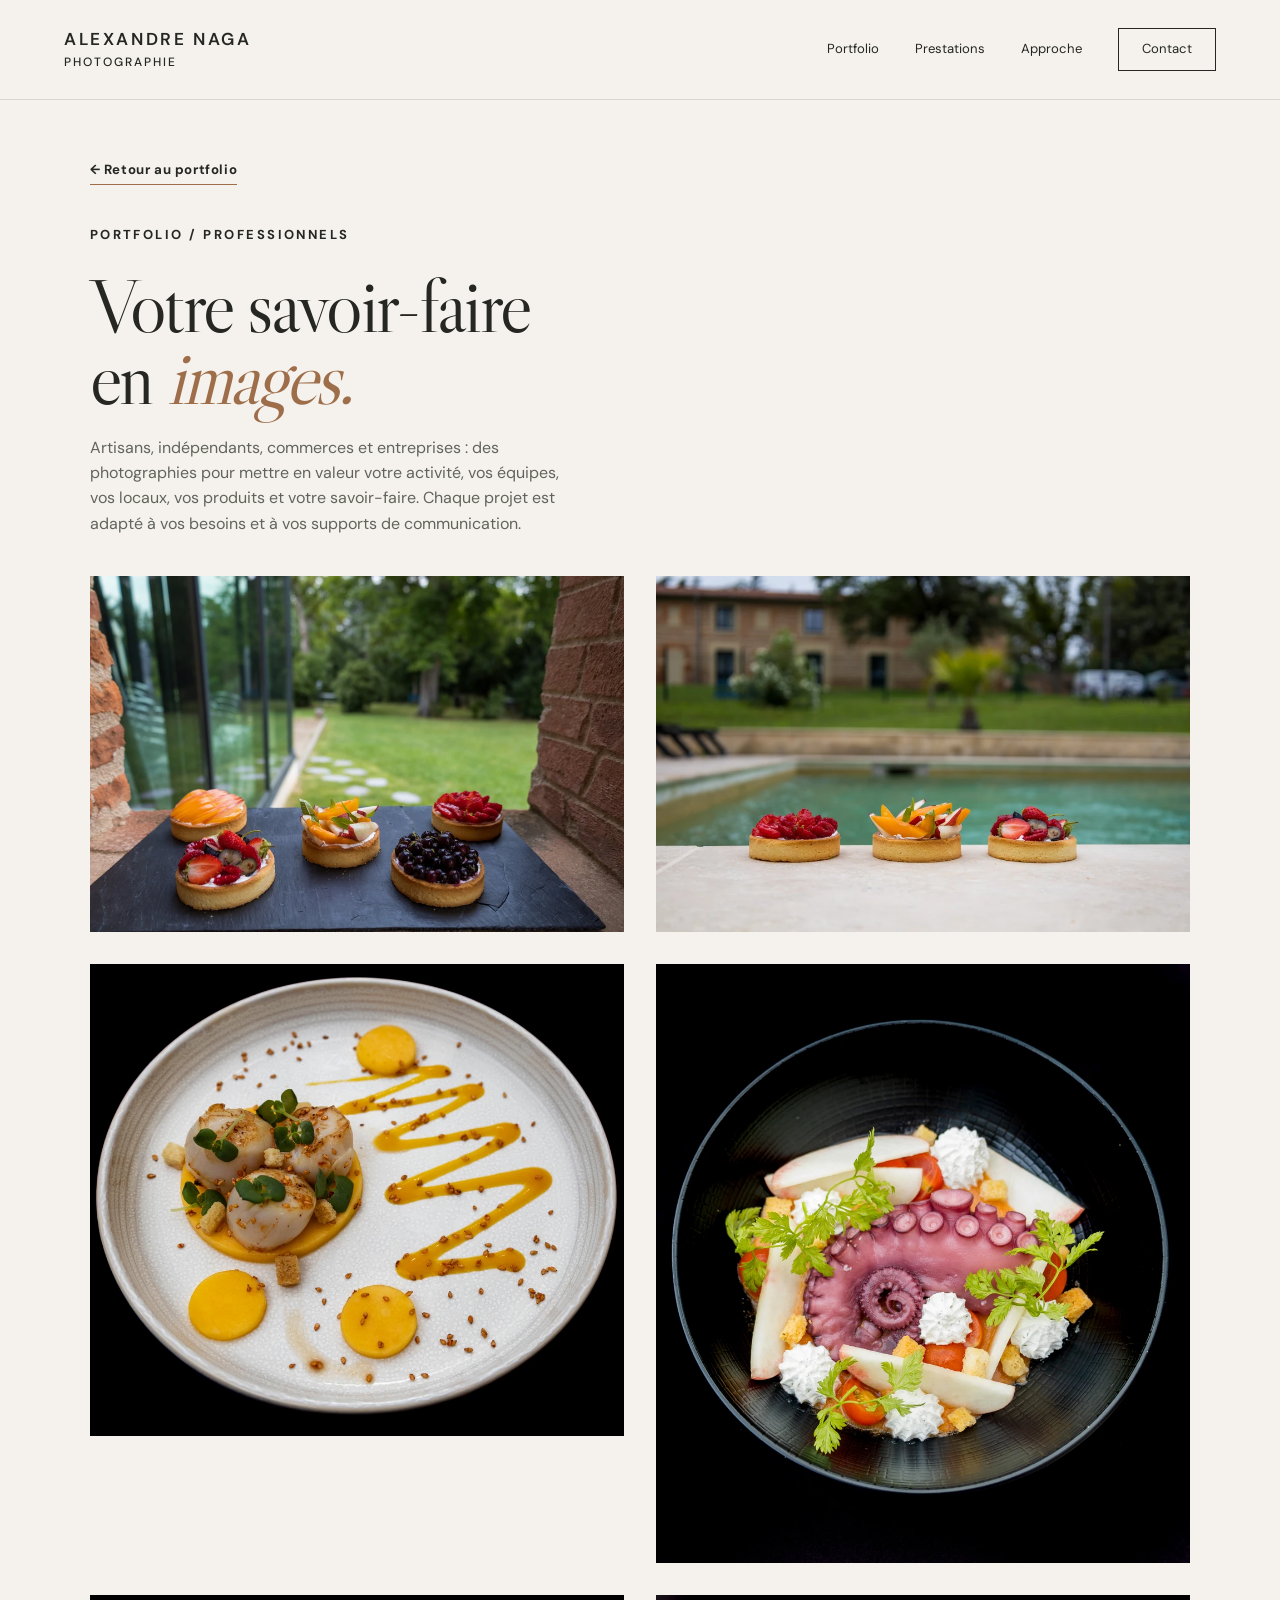
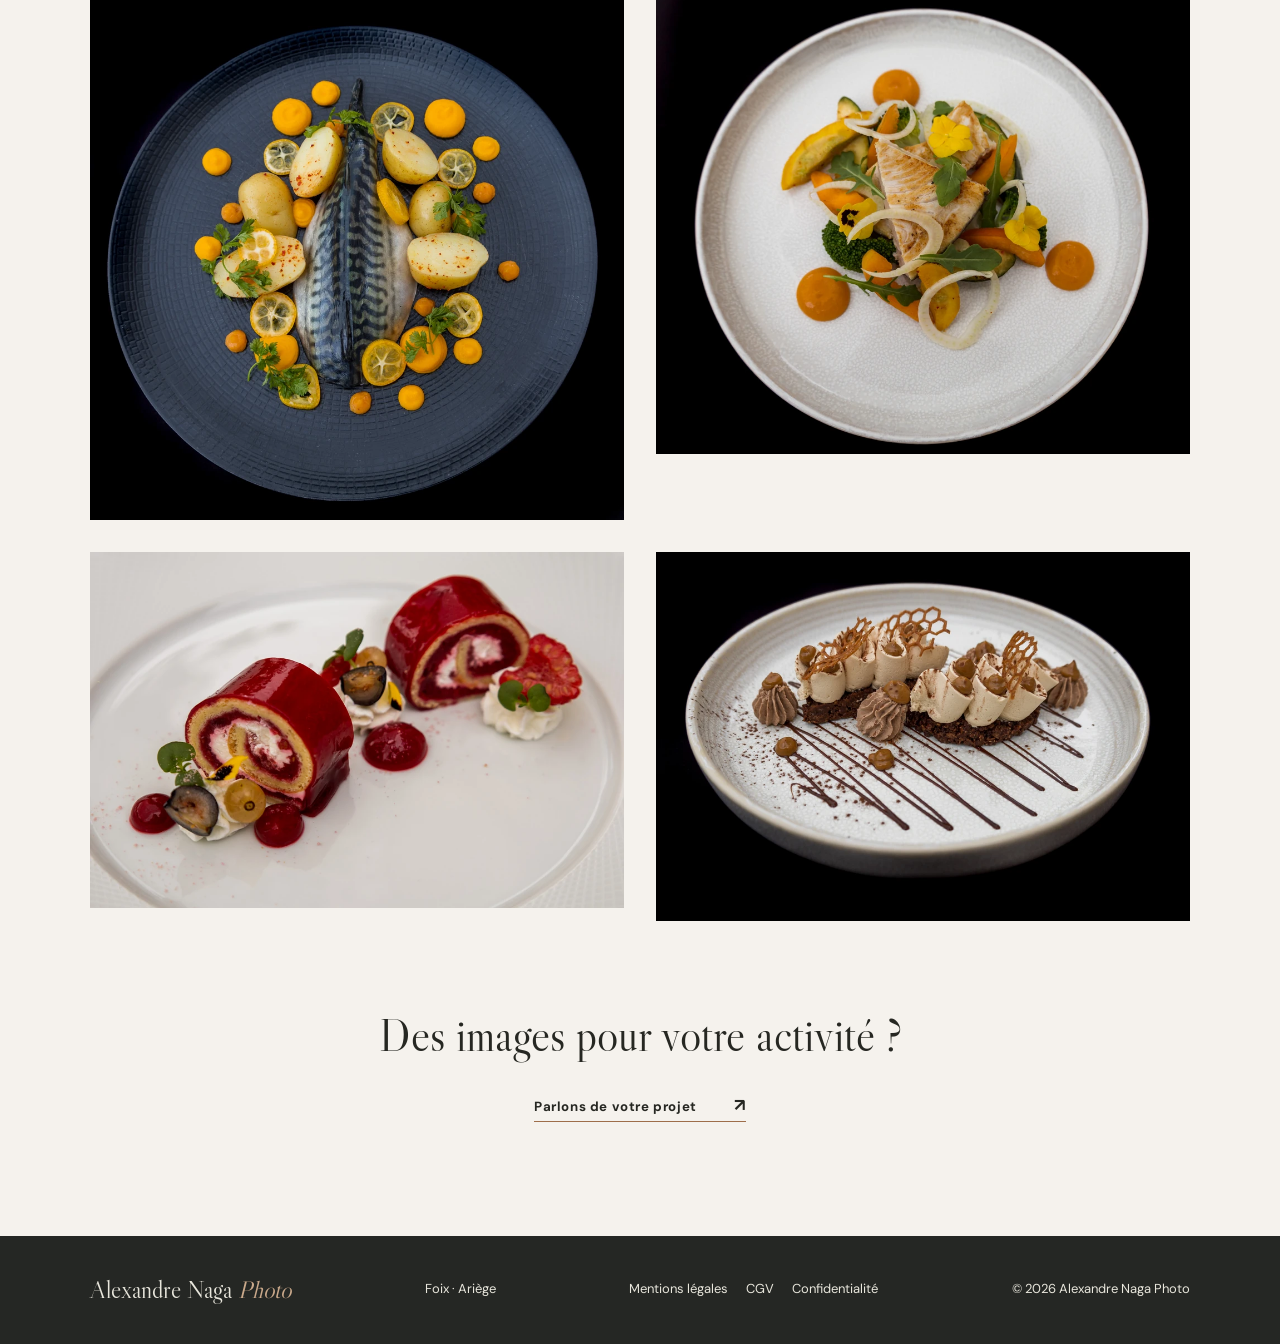
<file: professionnels.html>
<!doctype html>
<html lang="fr">
<head>
  <meta charset="utf-8">
  <meta name="viewport" content="width=device-width, initial-scale=1">
  <meta name="theme-color" content="#f5f2ed">
  <meta name="description" content="Photographe à Foix en Ariège : portraits professionnels, équipes, locaux, produits et savoir-faire. Des images adaptées à votre activité et à votre communication.">
  <title>Photographie professionnelle à Foix | Alexandre Naga Photo</title>
  <!-- Aperçu des liens partagés -->
  <meta property="og:type" content="website">
  <meta property="og:locale" content="fr_FR">
  <meta property="og:site_name" content="Alexandre Naga Photo">
  <meta property="og:title" content="Photographie professionnelle à Foix | Alexandre Naga Photo">
  <meta property="og:description" content="Photographe à Foix en Ariège : portraits professionnels, équipes, locaux, produits et savoir-faire. Des images adaptées à votre activité et à votre communication.">
  <meta property="og:url" content="https://alexandrenagaphoto.fr/professionnels.html">
  <meta property="og:image" content="https://alexandrenagaphoto.fr/assets/partage/alexandre-naga-photo.jpg">
  <meta property="og:image:type" content="image/jpeg">
  <meta property="og:image:width" content="1200">
  <meta property="og:image:height" content="630">
  <meta property="og:image:alt" content="Alexandre Naga Photo — Photographe à Foix en Ariège, portrait en extérieur">
  <meta name="twitter:card" content="summary_large_image">
  <meta name="twitter:title" content="Photographie professionnelle à Foix | Alexandre Naga Photo">
  <meta name="twitter:description" content="Photographe à Foix en Ariège : portraits professionnels, équipes, locaux, produits et savoir-faire. Des images adaptées à votre activité et à votre communication.">
  <meta name="twitter:image" content="https://alexandrenagaphoto.fr/assets/partage/alexandre-naga-photo.jpg">
  <meta name="twitter:image:alt" content="Alexandre Naga Photo — Photographe à Foix en Ariège, portrait en extérieur">

  <link rel="icon" href="/favicon.png" type="image/png" sizes="48x48">
  <link rel="icon" href="/favicon.svg" type="image/svg+xml" sizes="any">
  <link rel="apple-touch-icon" href="/apple-touch-icon.png" sizes="180x180">
  <link rel="stylesheet" href="./styles.css">
  <link rel="canonical" href="https://alexandrenagaphoto.fr/professionnels.html">
  <script src="/script.js" defer></script>
  <script type="application/ld+json">{"@context":"https://schema.org","@graph":[{"@type":"BreadcrumbList","@id":"https://alexandrenagaphoto.fr/professionnels.html#fil-ariane","itemListElement":[{"@type":"ListItem","position":1,"name":"Accueil","item":"https://alexandrenagaphoto.fr/"},{"@type":"ListItem","position":2,"name":"Photographie professionnelle","item":"https://alexandrenagaphoto.fr/professionnels.html"}]},{"@type":"CollectionPage","@id":"https://alexandrenagaphoto.fr/professionnels.html#page","url":"https://alexandrenagaphoto.fr/professionnels.html","name":"Photographie professionnelle à Foix | Alexandre Naga Photo","description":"Photographe à Foix en Ariège : portraits professionnels, équipes, locaux, produits et savoir-faire. Des images adaptées à votre activité et à votre communication.","inLanguage":"fr-FR","isPartOf":{"@id":"https://alexandrenagaphoto.fr/#site"},"about":{"@id":"https://alexandrenagaphoto.fr/#entreprise"},"breadcrumb":{"@id":"https://alexandrenagaphoto.fr/professionnels.html#fil-ariane"}}]}</script>
</head>
<body>
<a class="skip-link" href="#main">Aller au contenu</a>

  <header class="site-header" id="haut">
    <a href="/#haut" class="brand" aria-label="Alexandre Naga Photographie — accueil"><span>ALEXANDRE NAGA</span><small>PHOTOGRAPHIE</small></a>
    <button class="menu-toggle" aria-label="Menu" aria-controls="main-nav" aria-expanded="false"><span></span><span></span></button>
    <nav id="main-nav" class="nav" aria-label="Navigation principale">
      <a href="/#portfolio">Portfolio</a><a href="/#prestations">Prestations</a><a href="/#approche">Approche</a><a class="nav-contact" href="/#contact">Contact</a>
    </nav>
  </header>
<main id="main" tabindex="-1" class="portrait-page section-pad">
<a class="text-link" href="/#portfolio">← Retour au portfolio</a>
<div class="portrait-intro"><span class="eyebrow">Portfolio / Professionnels</span><h1>Votre savoir-faire<br>en <em>images.</em></h1><p>Artisans, indépendants, commerces et entreprises : des photographies pour mettre en valeur votre activité, vos équipes, vos locaux, vos produits et votre savoir-faire. Chaque projet est adapté à vos besoins et à vos supports de communication.</p></div>
<div class="portrait-grid family-grid" role="group" aria-label="Galerie de photographies professionnelles">
<figure class="portrait-frame"><a class="portrait-open" href="./assets/professionnels/IMG_4135.jpg" aria-label="Agrandir : Tartelettes aux fruits disposées sur une ardoise devant une fenêtre ouverte sur un jardin"><img alt="Tartelettes aux fruits disposées sur une ardoise devant une fenêtre ouverte sur un jardin" loading="eager" src="./assets/web/professionnels/IMG_4135-960.webp" srcset="./assets/web/professionnels/IMG_4135-480.webp 480w, ./assets/web/professionnels/IMG_4135-960.webp 960w, ./assets/web/professionnels/IMG_4135-1440.webp 1440w" sizes="(max-width: 620px) 88vw, 43vw" width="2560" height="1707" decoding="async" data-full="./assets/professionnels/IMG_4135.jpg"></a></figure>
<figure class="portrait-frame"><a class="portrait-open" href="./assets/professionnels/IMG_4167.jpg" aria-label="Agrandir : Trois tartelettes aux fruits alignées sur une table devant une piscine"><img alt="Trois tartelettes aux fruits alignées sur une table devant une piscine" loading="lazy" src="./assets/web/professionnels/IMG_4167-960.webp" srcset="./assets/web/professionnels/IMG_4167-480.webp 480w, ./assets/web/professionnels/IMG_4167-960.webp 960w, ./assets/web/professionnels/IMG_4167-1440.webp 1440w" sizes="(max-width: 620px) 88vw, 43vw" width="2560" height="1707" decoding="async" data-full="./assets/professionnels/IMG_4167.jpg"></a></figure>
<figure class="portrait-frame"><a class="portrait-open" href="./assets/professionnels/IMG_4214.jpg" aria-label="Agrandir : Plat gastronomique dans une assiette blanche, avec sauce jaune et petites feuilles vertes"><img alt="Plat gastronomique dans une assiette blanche, avec sauce jaune et petites feuilles vertes" loading="lazy" src="./assets/web/professionnels/IMG_4214-960.webp" srcset="./assets/web/professionnels/IMG_4214-480.webp 480w, ./assets/web/professionnels/IMG_4214-960.webp 960w, ./assets/web/professionnels/IMG_4214-1440.webp 1440w" sizes="(max-width: 620px) 88vw, 43vw" width="2560" height="2262" decoding="async" data-full="./assets/professionnels/IMG_4214.jpg"></a></figure>
<figure class="portrait-frame"><a class="portrait-open" href="./assets/professionnels/IMG_4225.jpg" aria-label="Agrandir : Plat avec un tentacule de poulpe et des légumes colorés, photographié du dessus sur fond noir"><img alt="Plat avec un tentacule de poulpe et des légumes colorés, photographié du dessus sur fond noir" loading="lazy" src="./assets/web/professionnels/IMG_4225-960.webp" srcset="./assets/web/professionnels/IMG_4225-480.webp 480w, ./assets/web/professionnels/IMG_4225-960.webp 960w, ./assets/web/professionnels/IMG_4225-1440.webp 1440w" sizes="(max-width: 620px) 88vw, 43vw" width="2287" height="2560" decoding="async" data-full="./assets/professionnels/IMG_4225.jpg"></a></figure>
<figure class="portrait-frame"><a class="portrait-open" href="./assets/professionnels/IMG_4244.jpg" aria-label="Agrandir : Filet de poisson, petites pommes de terre et garnitures jaunes dans une assiette sombre"><img alt="Filet de poisson, petites pommes de terre et garnitures jaunes dans une assiette sombre" loading="lazy" src="./assets/web/professionnels/IMG_4244-960.webp" srcset="./assets/web/professionnels/IMG_4244-480.webp 480w, ./assets/web/professionnels/IMG_4244-960.webp 960w, ./assets/web/professionnels/IMG_4244-1440.webp 1440w" sizes="(max-width: 620px) 88vw, 43vw" width="2560" height="2518" decoding="async" data-full="./assets/professionnels/IMG_4244.jpg"></a></figure>
<figure class="portrait-frame"><a class="portrait-open" href="./assets/professionnels/IMG_4246.jpg" aria-label="Agrandir : Plat de poisson et légumes colorés dressé dans une assiette blanche sur fond noir"><img alt="Plat de poisson et légumes colorés dressé dans une assiette blanche sur fond noir" loading="lazy" src="./assets/web/professionnels/IMG_4246-960.webp" srcset="./assets/web/professionnels/IMG_4246-480.webp 480w, ./assets/web/professionnels/IMG_4246-960.webp 960w, ./assets/web/professionnels/IMG_4246-1440.webp 1440w" sizes="(max-width: 620px) 88vw, 43vw" width="2560" height="2199" decoding="async" data-full="./assets/professionnels/IMG_4246.jpg"></a></figure>
<figure class="portrait-frame"><a class="portrait-open" href="./assets/professionnels/IMG_4263.jpg" aria-label="Agrandir : Dessert roulé au glaçage rouge, accompagné de fruits et de crème dans une assiette blanche"><img alt="Dessert roulé au glaçage rouge, accompagné de fruits et de crème dans une assiette blanche" loading="lazy" src="./assets/web/professionnels/IMG_4263-960.webp" srcset="./assets/web/professionnels/IMG_4263-480.webp 480w, ./assets/web/professionnels/IMG_4263-960.webp 960w, ./assets/web/professionnels/IMG_4263-1440.webp 1440w" sizes="(max-width: 620px) 88vw, 43vw" width="2560" height="1707" decoding="async" data-full="./assets/professionnels/IMG_4263.jpg"></a></figure>
<figure class="portrait-frame"><a class="portrait-open" href="./assets/professionnels/IMG_4351.jpg" aria-label="Agrandir : Dessert au chocolat avec crème et décors fins, dressé dans une assiette blanche sur fond noir"><img alt="Dessert au chocolat avec crème et décors fins, dressé dans une assiette blanche sur fond noir" loading="lazy" src="./assets/web/professionnels/IMG_4351-960.webp" srcset="./assets/web/professionnels/IMG_4351-480.webp 480w, ./assets/web/professionnels/IMG_4351-960.webp 960w, ./assets/web/professionnels/IMG_4351-1440.webp 1440w" sizes="(max-width: 620px) 88vw, 43vw" width="2560" height="1767" decoding="async" data-full="./assets/professionnels/IMG_4351.jpg"></a></figure>
</div>
<div class="portrait-outro"><p>Des images pour votre activité ?</p><a class="text-link" href="/#contact">Parlons de votre projet <span aria-hidden="true">↗</span></a></div>
</main>
<dialog class="photo-dialog" aria-label="Photographie agrandie"><button class="photo-close" aria-label="Fermer la photographie">Fermer ×</button><img class="photo-large" alt="" decoding="async"><p class="photo-error" role="status" hidden></p><div class="photo-controls"><button class="photo-prev" aria-label="Photographie précédente">←</button><span class="photo-counter" role="status" aria-live="polite" aria-atomic="true"></span><button class="photo-next" aria-label="Photographie suivante">→</button></div></dialog>
<footer>
  <a href="/#haut" class="footer-brand">Alexandre Naga <span>Photo</span></a>
  <span>Foix · Ariège</span>
  <nav class="footer-legal" aria-label="Informations légales">
    <a href="./mentions-legales.html">Mentions légales</a>
    <a href="./cgv.html">CGV</a>
    <a href="./politique-confidentialite.html">Confidentialité</a>
  </nav>
  <span>© 2026 Alexandre Naga Photo</span>
</footer>

</body></html>
</file>
<file: styles.css>
/* Polices hébergées localement */
@font-face{font-family:'DM Sans';font-style:normal;font-weight:400;font-display:swap;src:url('./assets/fonts/dm-sans-400.woff') format('woff')}

@font-face{font-family:'DM Sans';font-style:normal;font-weight:500;font-display:swap;src:url('./assets/fonts/dm-sans-500.woff') format('woff')}

@font-face{font-family:'DM Sans';font-style:normal;font-weight:600;font-display:swap;src:url('./assets/fonts/dm-sans-600.woff') format('woff')}

@font-face{font-family:'DM Sans';font-style:normal;font-weight:700;font-display:swap;src:url('./assets/fonts/dm-sans-700.woff') format('woff')}

@font-face{font-family:'Libre Caslon Display';font-style:normal;font-weight:400;font-display:swap;src:url('./assets/fonts/libre-caslon-display-400.woff') format('woff')}

:root{--cream:#f5f2ed;--ink:#262722;--muted:#62645b;--line:#d8d6cf;--rust:#9e6e4b;--dark:#252724}
*{box-sizing:border-box}
html{scroll-behavior:smooth}
body{margin:0;background:var(--cream);color:var(--ink);font:16px/1.58 'DM Sans',Arial,sans-serif}
body.locked{overflow:hidden}
button,a{font:inherit}
a{color:inherit;text-decoration:none}
button{cursor:pointer}
h1,h2,h3,p{margin-top:0}
h1,h2{font-family:'Libre Caslon Display',Georgia,serif;font-weight:400;line-height:.94;letter-spacing:-.035em}
em{font-weight:400}
img{display:block;width:100%;height:auto}
.site-header{height:100px;padding:0 5%;display:flex;align-items:center;justify-content:space-between;border-bottom:1px solid var(--line);position:relative;z-index:8;background:var(--cream)}
.brand{display:flex;flex-direction:column;line-height:1.1;letter-spacing:.15em;font-size:1.08rem;font-weight:600}
.brand small{font-size:.55rem;letter-spacing:.36em;margin-top:7px;font-weight:500}
.nav{display:flex;align-items:center;gap:36px;font-size:.82rem}
.nav a:hover,.text-link:hover{color:var(--rust)}
.nav-contact{border:1px solid var(--ink);padding:10px 23px}
.nav-contact:hover{background:var(--ink);color:white!important}
.menu-toggle{display:none}
.hero{min-height:645px;display:grid;grid-template-columns:53% 47%;overflow:hidden}
.hero-copy{padding:92px 8% 25px 9.5%;display:flex;flex-direction:column;align-items:flex-start}
.eyebrow{text-transform:uppercase;letter-spacing:.19em;font-size:.68rem;font-weight:700;display:inline-flex;align-items:center;gap:15px}
.short-rule{width:27px;height:1px;background:var(--rust)}
.hero h1{font-size:clamp(3rem,5.2vw,6.5rem);margin:66px 0 28px;max-width:760px;white-space:normal}
.hero em,h2 em{font-style:italic;color:var(--rust)}
.hero-copy>p{max-width:440px;font-size:1.03rem;color:#56584f;line-height:1.85;margin-bottom:37px}
.text-link{border-bottom:1px solid var(--rust);padding-bottom:6px;font-size:.83rem;font-weight:700;letter-spacing:.045em}
.text-link span{padding-left:34px;font-size:1.1rem}
.hero-index{display:flex;justify-content:space-between;gap:25px;width:100%;border-top:1px solid var(--line);padding-top:20px;color:var(--muted);font-size:.68rem;text-transform:uppercase;letter-spacing:.12em;margin-top:auto}
.hero-photo-wrap{position:relative;min-height:645px;overflow:hidden;background:#777568}
.hero-photo{height:100%;object-fit:cover;object-position:50% 39%;position:absolute}
.photo-stamp{position:absolute;right:7%;bottom:25px;color:#fff;font-family:'Libre Caslon Display',Georgia,serif;font-size:1.6rem;font-style:italic;text-shadow:0 2px 8px #000c}
.section-pad{padding:116px 7%}
.section-top{display:flex;justify-content:space-between;align-items:center;color:var(--muted);font-size:.73rem;padding-bottom:30px;border-bottom:1px solid var(--line)}
.section-top .eyebrow{color:var(--ink)}
.intro-row{display:flex;align-items:end;justify-content:space-between;gap:35px;margin:68px 0 60px}
.intro h2,.services h2,.approach h2,.contact h2{font-size:clamp(3.8rem,6vw,7rem);margin:0}
.intro-row p{max-width:390px;font-size:1rem;line-height:1.9;color:#5c5f55;margin:0 0 8px}
.gallery{display:grid;grid-template-columns:1.24fr .76fr;grid-template-rows:320px 320px;gap:18px}
.gallery-item{position:relative;overflow:hidden;background:#e8e4dc;border:1px solid var(--line);min-width:0}
.gallery-main{grid-row:span 2}
.gallery-caption{position:absolute;bottom:24px;left:27px;right:27px;color:var(--muted);display:flex;justify-content:space-between;font-size:.88rem;gap:12px}
.gallery-caption b{font-weight:400}
.hero-photo-wrap{background:#e8e4dc;border-left:1px solid var(--line)}
.gallery-disclaimer{color:var(--muted);font-size:.72rem;margin:16px 0 0}
.services{background:#e9e7e0}
.services-grid{display:grid;grid-template-columns:1fr 1fr;gap:9%;padding-top:83px}
.services-heading p{max-width:410px;line-height:1.9;color:#5a5c54;margin-top:45px}
.services-heading strong{font-weight:600;color:var(--ink)}
.service-list>div{position:relative;padding:22px 0 24px 48px;border-top:1px solid #c7c6bf}
.service-list>div:last-child{border-bottom:1px solid #c7c6bf}
.service-list span{position:absolute;left:0;top:26px;color:var(--rust);font-size:.75rem}
.service-list h3{font-family:'Libre Caslon Display',Georgia,serif;font-size:1.8rem;font-weight:400;margin-bottom:4px}
.service-list p{color:#55584f;font-size:.82rem;line-height:1.7;margin:0}
.approach{background:var(--dark);color:#f5f2ed;display:grid;grid-template-columns:1.2fr .8fr;gap:10%;min-height:475px}
.approach h2{margin-top:55px}
.approach>div+div{padding-top:83px}
.approach p{color:#d3d2ca;line-height:1.95;max-width:460px}
.contact{text-align:center;min-height:475px;display:flex;align-items:center;flex-direction:column;justify-content:center}
.contact h2{margin:31px 0}
.contact>p{max-width:530px;color:#5e6057;line-height:1.8}
footer{background:var(--dark);color:#e8e6dc;padding:35px 7%;display:flex;align-items:center;justify-content:space-between;gap:25px;font-size:.72rem}
footer .footer-brand{font-family:'Libre Caslon Display',Georgia,serif;font-size:1.5rem}
footer .footer-brand span{font-style:italic;color:#caa98b}
.nav a:focus-visible,.menu-toggle:focus-visible{outline:3px solid var(--rust);outline-offset:3px}

@media(max-width:850px){.site-header{height:74px;padding:0 5%}
.js .menu-toggle{display:flex;width:44px;height:44px;border:0;background:transparent;flex-direction:column;justify-content:center;gap:6px;align-items:center}
.menu-toggle span{width:23px;height:1px;background:var(--ink)}
.js .nav{display:none;position:absolute;top:74px;left:0;right:0;padding:27px 6%;background:var(--cream);border-bottom:1px solid var(--line);flex-direction:column;align-items:stretch;gap:22px}
.js .nav.open{display:flex}
.nav-contact{width:max-content}
.hero{grid-template-columns:1fr}
.hero-copy{padding:70px 6% 30px;min-height:510px}
.hero h1{font-size:clamp(3.8rem,10vw,6rem);white-space:normal;margin:58px 0 24px}
.hero-index{margin-top:50px}
.hero-photo-wrap{min-height:570px}
.section-pad{padding:82px 6%}
.intro-row{margin:55px 0 40px;align-items:start}
.intro h2,.services h2,.approach h2,.contact h2{font-size:clamp(3.5rem,8vw,5.5rem)}
.services-grid{gap:5%}
.approach{gap:5%}
}

@media(max-width:620px){.brand{font-size:.85rem}
.brand small{font-size:.48rem}
.hero-copy{min-height:475px;padding-top:58px}
.hero h1{font-size:clamp(3.7rem,13vw,5.6rem);margin:48px 0 24px}
.hero-copy>p{font-size:.95rem}
.hero-photo-wrap{min-height:550px;max-height:650px}
.hero-photo{object-position:center 42%}
.hero-index{font-size:.57rem;gap:10px}
.section-pad{padding:72px 6%}
.section-top>span:last-child{display:none}
.intro-row{display:block}
.intro-row p{margin-top:30px}
.intro h2,.services h2,.approach h2,.contact h2{font-size:clamp(3.5rem,12vw,5rem)}
.gallery{grid-template-columns:1fr 1fr;grid-template-rows:430px 210px;gap:9px}
.gallery-main{grid-column:span 2;grid-row:span 1}
.gallery-small img{object-position:center}
.gallery-caption{bottom:14px;left:14px;right:14px;font-size:.68rem}
.services-grid{display:block;padding-top:55px}
.services-heading p{margin:28px 0 50px}
.service-list h3{font-size:1.55rem}
.approach{display:block}
.approach>div+div{padding-top:34px}
.contact{min-height:430px}
footer{align-items:start;flex-direction:column;gap:10px}
.photo-stamp{font-size:1.35rem}
}

@media(prefers-reduced-motion:reduce){html{scroll-behavior:auto}
}


.service-price{display:block;font-size:.88rem;font-weight:600;color:var(--rust);margin:5px 0 12px}
.service-conditions{border-top:1px solid #c7c6bf;margin-top:46px;padding-top:25px;max-width:760px}
.service-conditions h3{font-size:1rem;font-weight:600;margin-bottom:12px}
.service-conditions p{font-size:.82rem;line-height:1.8;color:#5a5c54;margin-bottom:8px}


/* Galerie portrait : images entières, sans recadrage. */
.gallery-filled{display:flex;align-items:center;padding-bottom:65px;background:#e8e4dc}
.gallery-filled img{height:auto;object-fit:contain}
.gallery-filled:hover .gallery-caption{color:var(--rust)}
a:focus-visible,button:focus-visible{outline:3px solid var(--rust);outline-offset:5px}
.portrait-intro{max-width:720px;margin:70px 0 64px}
.portrait-intro h1{font-size:clamp(4rem,8vw,8rem);margin:28px 0}
.portrait-intro h1 em{color:var(--rust)}
.portrait-intro p{max-width:490px;color:var(--muted)}
.portrait-grid{display:grid;grid-template-columns:repeat(2,minmax(0,1fr));gap:32px;align-items:start}
.portrait-frame{margin:0}
.portrait-open{display:block;width:100%;border:0;padding:0;background:transparent;cursor:zoom-in}
.portrait-open img{height:auto}
.portrait-frame:first-child{grid-column:1 / -1;width:82%;justify-self:center;margin-bottom:24px}
.portrait-outro{text-align:center;margin-top:80px}
.portrait-outro p{font-family:'Libre Caslon Display',Georgia,serif;font-size:2.8rem;margin-bottom:20px}
.photo-dialog{background:var(--dark);color:var(--cream);border:0;padding:64px 20px 70px;width:96vw;max-width:1500px;height:94dvh;max-height:96dvh;overflow:hidden}
.photo-dialog::backdrop{background:#000d}
.photo-large{width:100%;height:100%;object-fit:contain}
.photo-close{position:absolute;top:12px;right:16px;background:transparent;border:1px solid #777;color:inherit;padding:8px 16px}
.photo-controls{position:absolute;bottom:12px;left:0;right:0;display:flex;justify-content:center;align-items:center;gap:30px}
.photo-controls button{width:44px;height:44px;background:transparent;color:inherit;border:1px solid #777}
.photo-counter{font-size:.8rem;min-width:42px;text-align:center}
@media(max-width:620px){.portrait-intro{margin:48px 0 38px}
.portrait-grid{grid-template-columns:1fr;gap:24px}
.portrait-frame:first-child{width:100%;grid-column:auto;margin-bottom:0}
.portrait-page{padding-top:40px}
.photo-dialog{width:100vw;max-width:100vw;padding-left:8px;padding-right:8px}
.gallery-filled{padding-bottom:55px}
}


.gallery-small.gallery-filled img{max-height:100%;width:100%;object-fit:contain}
.family-grid .portrait-frame:first-child{width:100%;grid-column:auto;margin-bottom:0}


.gallery-four{grid-template-columns:repeat(2,minmax(0,1fr));grid-template-rows:none;grid-auto-rows:390px}
.gallery-four .gallery-main{grid-row:auto;grid-column:auto}
.gallery-four .gallery-filled img{max-height:100%;object-fit:contain}
.event-nav{display:flex;gap:30px;margin-bottom:56px}
.event-series{scroll-margin-top:24px;margin-bottom:88px}
.event-series h2{font-size:clamp(3rem,5vw,5rem);margin-bottom:35px}
.event-series .portrait-frame:last-child:nth-child(odd){grid-column:1 / -1;width:70%;justify-self:center}
@media(max-width:620px){.gallery-four{grid-template-columns:1fr;grid-auto-rows:auto;gap:20px}
.gallery-four .gallery-filled{min-height:240px}
.gallery-four .gallery-caption{font-size:.8rem}
.event-series .portrait-frame:last-child:nth-child(odd){width:100%;grid-column:auto}
.event-series{margin-bottom:60px}
}


.hero-selected .hero-photo{object-position:64% center}
@media(max-width:850px){.hero-selected{min-height:0;max-height:none;aspect-ratio:3 / 2}
.hero-selected .hero-photo{position:relative;height:auto;object-fit:contain}
.hero-selected .photo-stamp{bottom:18px}
}


/* Carte Animaux — 5e galerie du portfolio */
.gallery-five .gallery-item:last-child{grid-column:1 / -1;width:50%;justify-self:center}

@media(max-width:620px){.gallery-five .gallery-item:last-child{grid-column:auto;width:100%}
}



/* Pages légales */
.footer-legal{display:flex;align-items:center;gap:18px}

.footer-legal a{border-bottom:1px solid transparent;padding-bottom:2px}

.footer-legal a:hover{color:#caa98b;border-bottom-color:#caa98b}

.legal-page{max-width:980px;margin:0 auto}

.legal-header{margin:25px 0 62px}

.legal-header h1{font-size:clamp(3.7rem,7vw,7rem);margin:28px 0 18px}

.legal-header h1 em{color:var(--rust)}

.legal-header p{max-width:670px;color:var(--muted);line-height:1.8}

.legal-content{display:grid;gap:42px}

.legal-section{border-top:1px solid var(--line);padding-top:28px}

.legal-section h2{font-family:'Libre Caslon Display',Georgia,serif;font-size:2.2rem;line-height:1.1;margin-bottom:18px}

.legal-section h3{font-size:1rem;margin:24px 0 8px}

.legal-section p,.legal-section li{color:#55584f;line-height:1.85}

.legal-section ul{padding-left:22px}

.legal-section a{color:var(--rust);text-decoration:underline;text-underline-offset:3px}

.legal-back{display:inline-block;margin-bottom:25px}

@media(max-width:850px){footer{flex-wrap:wrap}
.footer-legal{order:4;width:100%;padding-top:5px}
}

@media(max-width:620px){.footer-legal{flex-direction:column;align-items:flex-start;gap:8px}
.legal-header{margin:12px 0 42px}
.legal-content{gap:34px}
.legal-section h2{font-size:1.9rem}
}



.legal-identity{max-width:980px;margin:0 auto 52px;padding:24px 28px;border:1px solid var(--line)}

.legal-identity p{margin:0;line-height:1.8;color:#5a5c54}

.legal-identity a{text-decoration:underline;text-underline-offset:3px;color:var(--rust)}

.legal-update{font-size:.78rem;margin-top:14px}


/* Accueil mobile : respecter les proportions réelles de la photographie. */
@media(max-width:850px){.hero-selected{aspect-ratio:auto}
.hero-selected .hero-photo{height:auto}
}


/* Lisibilité : textes secondaires et petits textes bruns sur fond clair. */
.service-price,.service-list>div>span,.legal-section a,.legal-identity a{color:#805334}


/* Galeries : une introduction plus compacte pour accéder rapidement aux photos. */
.portrait-page{padding-top:56px}

.portrait-page .portrait-intro{margin:40px 0 40px}

.portrait-page .portrait-intro h1{font-size:clamp(3.2rem,6vw,6rem);margin:22px 0}

.portrait-page .event-nav{margin-bottom:36px}

@media(max-width:620px){
  .portrait-page{padding-top:32px}

  .portrait-page .portrait-intro{margin:28px 0 30px}

  .portrait-page .portrait-intro h1{font-size:clamp(3rem,11vw,4rem);margin:20px 0}

  .portrait-page .event-nav{margin-bottom:30px}

}


/* Pages légales : titres adaptés aux petits écrans et au texte agrandi. */
.legal-header h1{overflow-wrap:anywhere}

@media(max-width:620px){
  .legal-header h1{font-size:clamp(2rem,8vw,3.1rem);line-height:1.08}

}


/* Navigation progressive : les liens restent accessibles sans JavaScript. */
@media(max-width:850px){
 html:not(.js) .site-header{height:auto;min-height:74px;flex-wrap:wrap;padding-top:18px;padding-bottom:18px;gap:20px}

 html:not(.js) .nav{display:flex;position:static;flex-wrap:wrap;gap:16px}

}

/* Lisibilité et navigation au clavier. */
.skip-link{position:fixed;left:16px;top:12px;z-index:100;background:#252724;color:#fff;padding:12px 18px;transform:translateY(-200%)}

.skip-link:focus{transform:translateY(0)}

main:focus{outline:none}

.hero-copy{min-width:0}

.hero h1{max-width:100%;overflow-wrap:break-word}

.hero-index,.eyebrow,.section-top,.gallery-disclaimer,footer{font-size:.8125rem}

.brand small{font-size:.75rem;letter-spacing:.17em}

.booking-link{margin-top:30px!important}

.contact-email{max-width:100%;overflow-wrap:anywhere}

.event-nav{flex-wrap:wrap}

.footer-legal{flex-wrap:wrap}

.footer-legal a{display:inline-block;padding:8px 0}

.photo-error{position:absolute;left:15%;right:15%;top:45%;text-align:center}

.photo-large[hidden],.photo-error[hidden]{display:none}

.portrait-open{color:inherit;text-decoration:none}

@media(max-width:620px){
 .hero h1{font-size:clamp(2.7rem,11.5vw,4.5rem)}

 .gallery-caption{font-size:.8125rem}

 .hero-index{font-size:.8125rem;letter-spacing:.07em}

 .portrait-outro p{font-size:2.25rem}

}


.withdrawal-form{white-space:pre-wrap;overflow-wrap:anywhere}
.nav a:hover,.text-link:hover,.gallery-filled:hover .gallery-caption{color:#805334}
/* Les titres restent contenus lors de l’agrandissement du texte. */
h1,h2{overflow-wrap:anywhere}
</file>
